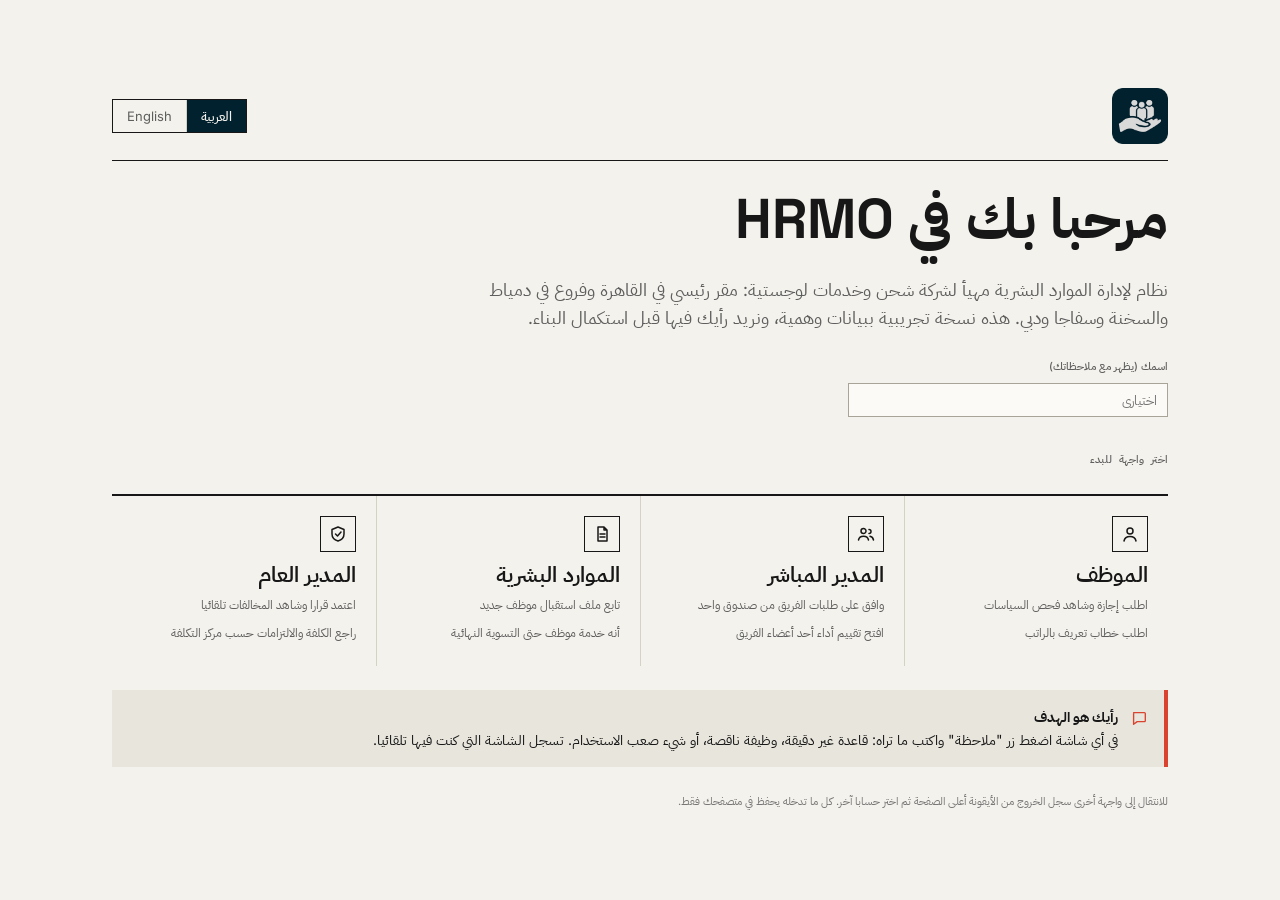
<file: index.html>
<!doctype html>
<html lang="ar" dir="rtl">
<head>
  <meta charset="utf-8">
  <meta name="viewport" content="width=device-width, initial-scale=1, viewport-fit=cover">
  <title>HRMO — Demo</title>
  <meta name="description" content="HRMO interactive demo: employee self-service, HR and Country Director workspaces with Teams and Outlook approval cards. Sample data only.">
  <link rel="icon" type="image/png" href="assets/brand/favicon.png">
  <link rel="apple-touch-icon" href="assets/brand/apple-touch-icon.png">
  <link rel="preconnect" href="https://fonts.googleapis.com">
  <link rel="preconnect" href="https://fonts.gstatic.com" crossorigin>
  <link rel="stylesheet" href="https://fonts.googleapis.com/css2?family=IBM+Plex+Mono:wght@400;500;600&family=IBM+Plex+Sans+Arabic:wght@400;500;600;700&family=Inter:wght@400;500;600;700&family=Space+Grotesk:wght@400;500;600;700&display=swap">
  <link rel="stylesheet" href="assets/styles.css?v=803d83b4">
</head>
<body>
  <div id="app" class="app" aria-live="polite"></div>
  <div id="menu-host"></div>
  <div id="tooltip" class="tooltip" role="tooltip" hidden></div>
  <div id="toast-host" class="toast-host" aria-live="polite"></div>
  <script src="assets/data.js?v=803d83b4"></script>
  <script src="assets/config.js?v=803d83b4"></script>
  <script src="assets/app.js?v=803d83b4"></script>
  <script src="assets/modules/manager.js?v=803d83b4"></script>
  <script src="assets/modules/orgchart.js?v=803d83b4"></script>
  <script src="assets/modules/lifecycle.js?v=803d83b4"></script>
  <script src="assets/modules/care.js?v=803d83b4"></script>
  <script src="assets/modules/talent.js?v=803d83b4"></script>
  <script src="assets/modules/relations.js?v=803d83b4"></script>
  <script src="assets/modules/operations.js?v=803d83b4"></script>
  <script src="assets/modules/insights.js?v=803d83b4"></script>
  <script src="assets/modules/feedback.js?v=803d83b4"></script>
</body>
</html>
</file>
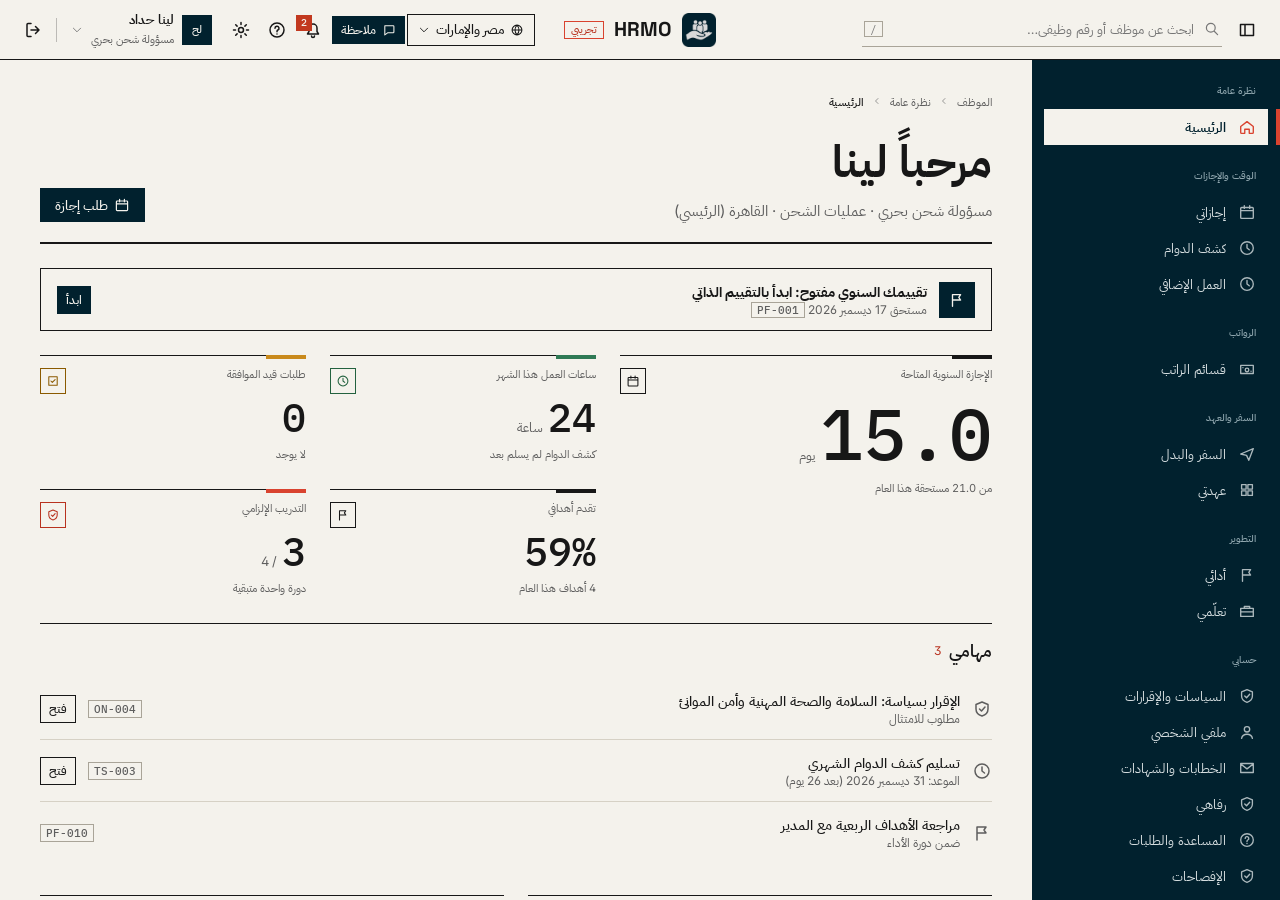
<file: demo/index.html>
<!doctype html>
<html lang="ar" dir="rtl">
<head>
  <meta charset="utf-8">
  <meta name="viewport" content="width=device-width, initial-scale=1, viewport-fit=cover">
  <title>HRMO — Demo</title>
  <meta name="description" content="HRMO interactive demo: employee self-service, HR and Country Director workspaces with Teams and Outlook approval cards. Sample data only.">
  <link rel="icon" type="image/png" href="assets/brand/favicon.png">
  <link rel="apple-touch-icon" href="assets/brand/apple-touch-icon.png">
  <link rel="preconnect" href="https://fonts.googleapis.com">
  <link rel="preconnect" href="https://fonts.gstatic.com" crossorigin>
  <link rel="stylesheet" href="https://fonts.googleapis.com/css2?family=IBM+Plex+Mono:wght@400;500;600&family=IBM+Plex+Sans+Arabic:wght@400;500;600;700&family=Inter:wght@400;500;600;700&family=Space+Grotesk:wght@400;500;600;700&display=swap">
  <link rel="stylesheet" href="assets/styles.css?v=__V__">
</head>
<body>
  <div id="app" class="app" aria-live="polite"></div>
  <div id="menu-host"></div>
  <div id="tooltip" class="tooltip" role="tooltip" hidden></div>
  <div id="toast-host" class="toast-host" aria-live="polite"></div>
  <script src="assets/data.js?v=__V__"></script>
  <script src="assets/config.js?v=__V__"></script>
  <script src="assets/app.js?v=__V__"></script>
  <script src="assets/modules/manager.js?v=__V__"></script>
  <script src="assets/modules/orgchart.js?v=__V__"></script>
  <script src="assets/modules/lifecycle.js?v=__V__"></script>
  <script src="assets/modules/care.js?v=__V__"></script>
  <script src="assets/modules/talent.js?v=__V__"></script>
  <script src="assets/modules/relations.js?v=__V__"></script>
  <script src="assets/modules/operations.js?v=__V__"></script>
  <script src="assets/modules/insights.js?v=__V__"></script>
  <script src="assets/modules/feedback.js?v=__V__"></script>
</body>
</html>
</file>
<file: assets/styles.css>
/* =====================================================================
   HRMO — design system
   Swiss editorial / modern brutalist. Warm paper, deep ink, one editorial red.
   Every value comes from the tokens below; section 21 holds the editorial layer.
   ===================================================================== */

/* ---------- 1. Design tokens ---------- */
:root {
  /* Palette */
  --paper: #F4F2EC;
  --ink: #171717;
  --red: #D9432F;
  --stone: #777777;
  --beige: #E8E5DC;
  --brand-deep: #01212E;     /* the logo's background: used wherever a surface was black */

  /* Roles: brand and interaction. Ink is the action colour; red marks what matters. */
  --primary: #01212E;
  --primary-hover: #00141C;
  --primary-pressed: #00141C;
  --primary-50: #E8E5DC;
  --primary-100: #D9D5CA;
  --on-primary: #F4F2EC;
  --accent: #D9432F;          /* marks, rules, active state */
  --accent-ink: #B8321F;      /* red text at small sizes (5.3:1 on paper) */
  --accent-fill: #C2391F;     /* red behind paper-coloured text */
  --rule: #171717;            /* editorial rules */
  --navy: #01212E;            /* sidebar, in the logo's colour */
  --navy-2: #0B3444;
  --navy-text: #D6DEE0;
  --navy-muted: #8FA6AE;

  /* Neutrals */
  --bg: #F4F2EC;
  --surface: #FBFAF6;
  --surface-2: #EEEBE3;
  --surface-hover: #E8E5DC;
  --row-selected: #E8E5DC;
  --border: #D6D1C5;
  --border-strong: #A9A498;
  --text: #171717;
  --text-2: #5E5E5E;
  --text-3: #777777;

  /* Status (fill / text / background) — kept apart from the editorial red where it matters */
  --success: #2F7A55; --success-text: #23623F; --success-bg: #E2E8DC;
  --warning: #C98A1B; --warning-text: #8A5A00; --warning-bg: #F0E5CB;
  --danger:  #D9432F; --danger-text:  #B3301D; --danger-bg:  #F5DED8;
  --info: #171717;    --info-text: #171717;    --info-bg: #E8E5DC;

  /* Typography */
  --font: "Inter", "IBM Plex Sans Arabic", system-ui, -apple-system, "Segoe UI", Tahoma, Arial, sans-serif;
  --font-display: "Space Grotesk", "Helvetica Neue", Helvetica, "IBM Plex Sans Arabic", Arial, sans-serif;
  --font-mono: "IBM Plex Mono", "IBM Plex Sans Arabic", ui-monospace, "SF Mono", Consolas, monospace;
  --fs-caption: 12px;  --lh-caption: 16px;
  --fs-table: 13px;    --lh-table: 18px;
  --fs-body: 14px;     --lh-body: 21px;
  --fs-section: 17px;  --lh-section: 22px;
  --fs-title: 52px;    --lh-title: 1;
  --fs-kpi: 40px;      --lh-kpi: 1.05;
  --fw-regular: 400; --fw-medium: 500; --fw-semibold: 600;
  --track-label: .1em;

  /* Spacing (4px grid) */
  --s-1: 4px; --s-2: 8px; --s-3: 12px; --s-4: 16px; --s-5: 20px; --s-6: 24px; --s-8: 32px; --s-10: 40px; --s-12: 48px;

  /* Geometry: sharp edges everywhere */
  --r-sm: 0; --r-md: 0; --r-lg: 0; --r-pill: 0;

  /* Elevation: no blur. Floating layers get a hard offset in ink. */
  --sh-1: none;
  --sh-2: 4px 4px 0 0 #01212E;
  --sh-3: 8px 8px 0 0 #01212E;

  /* Component dimensions */
  --h-control: 34px; --h-control-sm: 28px;
  --h-topbar: 60px; --h-row: 44px;
  --w-sidebar: 248px; --w-sidebar-collapsed: 60px;
  --w-drawer: 560px;

  /* Icon sizes */
  --icon-sm: 14px; --icon-md: 16px; --icon-lg: 18px;

  /* Interaction states */
  --focus-ring: 0 0 0 2px var(--bg), 0 0 0 4px var(--accent);
  --disabled-opacity: .45;
  --t-fast: 120ms ease-out;

  color-scheme: light;
}

:root[data-theme="dark"] {
  --primary: #F4F2EC; --primary-hover: #FFFFFF; --primary-pressed: #FFFFFF;
  --primary-50: #0B3444; --primary-100: #124050; --on-primary: #01212E;
  --accent: #E5583F; --accent-ink: #F07A63; --accent-fill: #C2391F;
  --rule: #F4F2EC;
  --navy: #00161F; --navy-2: #0B3444; --navy-text: #D6DEE0; --navy-muted: #8FA6AE;
  --bg: #01212E; --surface: #052A38; --surface-2: #072F3E; --surface-hover: #0B3646; --row-selected: #0E3B4C;
  --border: #1C4655; --border-strong: #3D6573;
  --text: #F4F2EC; --text-2: #B7C4C8; --text-3: #8FA6AE;
  --success: #4FA97A; --success-text: #6FC197; --success-bg: #0E3127;
  --warning: #D99A2B; --warning-text: #E3B45C; --warning-bg: #2B2A1E;
  --danger: #E5583F;  --danger-text: #F07A63;  --danger-bg: #2E2126;
  --info: #F4F2EC;    --info-text: #F4F2EC;    --info-bg: #0B3646;
  --sh-1: none; --sh-2: 4px 4px 0 0 #00121A; --sh-3: 8px 8px 0 0 #00121A;
  color-scheme: dark;
}

/* ---------- 2. Base ---------- */
* { box-sizing: border-box; }
html, body { margin: 0; height: 100%; }
body { background: var(--bg); color: var(--text); font: var(--fw-regular) var(--fs-body)/var(--lh-body) var(--font); -webkit-font-smoothing: antialiased; }
button, input, select, textarea { font: inherit; color: inherit; }
a { color: var(--primary); text-decoration: none; }
a:hover { text-decoration: underline; }
:focus-visible { outline: none; box-shadow: var(--focus-ring); border-radius: var(--r-sm); }
.num { font-variant-numeric: tabular-nums; }
.muted { color: var(--text-2); }
.subtle { color: var(--text-2); font-size: var(--fs-caption); line-height: var(--lh-caption); }
.sr-only { position: absolute; width: 1px; height: 1px; overflow: hidden; clip: rect(0 0 0 0); white-space: nowrap; }
bdi { unicode-bidi: isolate; }
[dir="rtl"] .flip-rtl { transform: scaleX(-1); }
svg { flex: none; }

/* ---------- 3. Top bar ---------- */
.app { display: grid; grid-template-rows: var(--h-topbar) minmax(0, 1fr); grid-template-columns: minmax(0, 1fr); height: 100vh; height: 100dvh; }
.topbar { display: grid; grid-template-columns: minmax(0, 1fr) auto minmax(0, 1fr); align-items: center; gap: var(--s-3); padding-inline: var(--s-3); background: var(--surface); border-bottom: 1px solid var(--border); position: relative; z-index: 30; }
.tb-start { display: flex; align-items: center; gap: var(--s-2); min-width: 0; }
.brand { display: flex; align-items: center; gap: var(--s-2); font-weight: var(--fw-semibold); font-size: 16px; letter-spacing: .3px; white-space: nowrap; justify-self: center; }
.brand .logo { width: 32px; height: 32px; border-radius: var(--r-md); display: block; flex: none; }
.ws-switch { display: inline-flex; align-items: center; gap: 6px; height: var(--h-control-sm); padding: 0 var(--s-2); border: 1px solid var(--border); border-radius: var(--r-sm); background: var(--surface-2); color: var(--text); cursor: pointer; font-size: var(--fs-table); font-weight: var(--fw-medium); white-space: nowrap; }
.ws-switch:hover { border-color: var(--border-strong); background: var(--surface-hover); }
.demo-pill { font-size: 11px; font-weight: var(--fw-semibold); color: var(--warning-text); background: var(--warning-bg); border-radius: var(--r-pill); padding: 1px 8px; white-space: nowrap; }
.search { flex: 1; max-width: 340px; display: flex; align-items: center; gap: var(--s-2); height: var(--h-control); padding-inline: 10px; border: 1px solid var(--border); border-radius: var(--r-md); background: var(--surface-2); color: var(--text-3); transition: border-color var(--t-fast), background var(--t-fast); }
.search:focus-within { border-color: var(--primary); background: var(--surface); box-shadow: var(--focus-ring); }
.search input { border: 0; outline: 0; background: transparent; width: 100%; color: var(--text); font-size: var(--fs-table); }
.search kbd { font: 11px var(--font-mono); color: var(--text-3); border: 1px solid var(--border); border-radius: 4px; padding: 0 5px; }
.tools { display: flex; align-items: center; gap: 2px; justify-self: end; min-width: 0; }
.tb-sep { width: 1px; height: 22px; background: var(--border); margin-inline: 6px 4px; }
.iconbtn.signout:hover { background: var(--danger-bg); color: var(--danger-text); }
.userbtn .uchev { display: grid; color: var(--text-3); }
.iconbtn { width: var(--h-control); height: var(--h-control); border-radius: var(--r-md); border: 0; background: transparent; display: grid; place-items: center; cursor: pointer; color: var(--text-2); position: relative; transition: background var(--t-fast), color var(--t-fast); }
.iconbtn:hover { background: var(--surface-hover); color: var(--text); }
.iconbtn:active { background: var(--primary-50); }
.iconbtn.sm { width: var(--h-control-sm); height: var(--h-control-sm); }
.iconbtn[disabled] { opacity: var(--disabled-opacity); cursor: not-allowed; }
.iconbtn .count { position: absolute; top: 1px; inset-inline-end: 0; box-sizing: border-box; min-width: 17px; height: 17px; padding-inline: 3px; border-radius: var(--r-pill); background: var(--danger); color: #fff; font-size: 10px; line-height: 13px; text-align: center; font-weight: var(--fw-semibold); border: 2px solid var(--surface); }
.userbtn { display: flex; align-items: center; gap: var(--s-2); height: 36px; padding: 0 6px; margin-inline-start: var(--s-1); border: 0; border-radius: var(--r-md); background: transparent; cursor: pointer; color: var(--text); }
.userbtn:hover { background: var(--surface-hover); }
.userbtn .un { font-size: var(--fs-table); font-weight: var(--fw-medium); line-height: 16px; text-align: start; }
.userbtn .ur { font-size: 11px; color: var(--text-2); line-height: 14px; }
.avatar { width: 30px; height: 30px; border-radius: 50%; display: grid; place-items: center; background: var(--primary-100); color: var(--primary-hover); font-weight: var(--fw-semibold); font-size: 11px; flex: none; }
:root[data-theme="dark"] .avatar { color: var(--primary); }
.avatar.sm { width: 24px; height: 24px; font-size: 10px; }
.avatar.lg { width: 52px; height: 52px; font-size: 17px; }
.only-sm { display: none !important; }

/* ---------- 4. Shell & sidebar ---------- */
.shell { display: grid; grid-template-columns: var(--w-sidebar) minmax(0, 1fr); min-height: 0; transition: grid-template-columns var(--t-fast); }
.shell.collapsed { grid-template-columns: var(--w-sidebar-collapsed) minmax(0, 1fr); }
.sidebar { background: var(--navy); color: var(--navy-text); overflow-y: auto; overflow-x: hidden; padding: var(--s-3) var(--s-2); display: flex; flex-direction: column; gap: var(--s-3); scrollbar-width: thin; }
.nav-group { display: grid; gap: 2px; }
.nav-group-label { font-size: 11px; font-weight: var(--fw-semibold); letter-spacing: .4px; text-transform: uppercase; color: var(--navy-muted); padding: 0 10px 4px; white-space: nowrap; }
.nav-item { width: 100%; display: flex; align-items: center; gap: 10px; height: 36px; padding: 0 10px; border: 0; border-radius: var(--r-md); background: transparent; color: var(--navy-text); cursor: pointer; text-align: start; position: relative; transition: background var(--t-fast), color var(--t-fast); }
.nav-item:hover { background: var(--navy-2); color: #fff; }
.nav-item.active { background: rgba(40, 120, 208, .22); color: #fff; font-weight: var(--fw-medium); }
.nav-item.active::before { content: ""; position: absolute; inset-inline-start: -8px; top: 8px; bottom: 8px; width: 3px; border-radius: 0 3px 3px 0; background: var(--primary); }
[dir="rtl"] .nav-item.active::before { border-radius: 3px 0 0 3px; }
.nav-label { flex: 1; min-width: 0; overflow: hidden; text-overflow: ellipsis; white-space: nowrap; font-size: var(--fs-table); }
.nav-count { min-width: 20px; height: 18px; padding: 0 6px; border-radius: var(--r-pill); background: var(--primary); color: #fff; font-size: 11px; line-height: 18px; text-align: center; font-weight: var(--fw-semibold); }
.nav-chev { display: grid; place-items: center; color: var(--navy-muted); transition: transform var(--t-fast); }
.nav-chev.open { transform: rotate(90deg); }
[dir="rtl"] .nav-chev { transform: scaleX(-1); }
[dir="rtl"] .nav-chev.open { transform: rotate(90deg); }
.nav-sub { display: grid; gap: 1px; margin: 2px 0 4px; padding-inline-start: 36px; position: relative; }
.nav-sub::before { content: ""; position: absolute; inset-inline-start: 19px; top: 2px; bottom: 2px; width: 1px; background: var(--navy-2); }
.nav-subitem { height: 30px; border: 0; border-radius: var(--r-sm); background: transparent; color: var(--navy-muted); text-align: start; padding: 0 10px; cursor: pointer; font-size: var(--fs-table); white-space: nowrap; overflow: hidden; text-overflow: ellipsis; }
.nav-subitem:hover { color: #fff; background: var(--navy-2); }
.nav-subitem.active { color: #fff; font-weight: var(--fw-medium); }
.sidebar-foot { margin-top: auto; padding: var(--s-2) 10px 0; border-top: 1px solid var(--navy-2); font-size: 11px; color: var(--navy-muted); white-space: nowrap; overflow: hidden; text-overflow: ellipsis; }
.shell.collapsed .nav-group-label, .shell.collapsed .nav-label, .shell.collapsed .nav-chev, .shell.collapsed .sidebar-foot { display: none; }
.shell.collapsed .nav-item { justify-content: center; padding: 0; }
.shell.collapsed .nav-count { position: absolute; top: 2px; inset-inline-end: 2px; min-width: 16px; height: 16px; line-height: 16px; padding: 0 4px; font-size: 10px; }
.shell.collapsed .nav-group + .nav-group { border-top: 1px solid var(--navy-2); padding-top: var(--s-2); }
.scrim-nav { display: none; }

/* ---------- 5. Content area ---------- */
.content { position: relative; overflow: auto; min-width: 0; padding: var(--s-4) var(--s-6) var(--s-8); }
.page { max-width: 1320px; margin-inline: auto; display: grid; grid-template-columns: minmax(0, 1fr); gap: var(--s-4); }
.crumbs { display: flex; align-items: center; gap: 6px; font-size: var(--fs-caption); color: var(--text-2); flex-wrap: wrap; }
.crumbs a, .crumbs button { color: var(--text-2); background: none; border: 0; padding: 0; cursor: pointer; font-size: inherit; }
.crumbs button:hover { color: var(--primary); }
.crumbs .cur { color: var(--text); font-weight: var(--fw-medium); }
.crumbs svg { color: var(--text-3); }
.page-head { display: flex; align-items: flex-start; justify-content: space-between; gap: var(--s-3); flex-wrap: wrap; margin-top: calc(var(--s-1) * -1); }
.page-head h1 { margin: 0; font-size: var(--fs-title); line-height: var(--lh-title); font-weight: var(--fw-semibold); }
.page-head p { margin: 2px 0 0; color: var(--text-2); font-size: var(--fs-table); }

/* ---------- 6. Cards, KPI tiles, grids ---------- */
.card { background: var(--surface); border: 1px solid var(--border); border-radius: var(--r-lg); box-shadow: var(--sh-1); padding: var(--s-4); min-width: 0; }
.card.flush { padding: 0; overflow: hidden; }
.card h2 { margin: 0 0 var(--s-3); font-size: var(--fs-section); line-height: var(--lh-section); font-weight: var(--fw-semibold); display: flex; align-items: center; gap: var(--s-2); }
.card h2 .count { font-weight: var(--fw-regular); color: var(--text-3); font-size: var(--fs-table); }
.card-head { display: flex; align-items: center; justify-content: space-between; gap: var(--s-2); margin-bottom: var(--s-3); flex-wrap: wrap; }
.card-head h2 { margin: 0; }
.grid { display: grid; gap: var(--s-4); }
.g-4 { grid-template-columns: repeat(4, minmax(0, 1fr)); }
.g-3 { grid-template-columns: repeat(3, minmax(0, 1fr)); }
.g-2 { grid-template-columns: repeat(2, minmax(0, 1fr)); }
.g-21 { grid-template-columns: minmax(0, 2fr) minmax(0, 1fr); }
.g-12 { grid-template-columns: minmax(0, 1fr) minmax(0, 2fr); }
.tile { background: var(--surface); border: 1px solid var(--border); border-radius: var(--r-lg); box-shadow: var(--sh-1); padding: var(--s-3) var(--s-4); display: grid; gap: 2px; min-width: 0; text-align: start; }
.tile .label { color: var(--text-2); font-size: var(--fs-table); display: flex; align-items: center; gap: 6px; }
.tile .label svg { color: var(--text-3); }
.tile .value { font-size: var(--fs-kpi); line-height: var(--lh-kpi); font-weight: var(--fw-semibold); font-variant-numeric: tabular-nums; white-space: nowrap; overflow: hidden; text-overflow: ellipsis; }
.tile .hint { font-size: var(--fs-caption); color: var(--text-2); }
.tile.clickable { cursor: pointer; font: inherit; color: inherit; transition: border-color var(--t-fast), box-shadow var(--t-fast); }
.tile.clickable:hover { border-color: var(--primary-100); box-shadow: var(--sh-2); }

/* ---------- 7. Buttons ---------- */
.btn { display: inline-flex; align-items: center; justify-content: center; gap: 6px; height: var(--h-control); padding: 0 var(--s-3); border-radius: var(--r-sm); border: 1px solid var(--border-strong); background: var(--surface); color: var(--text); cursor: pointer; font-size: var(--fs-table); font-weight: var(--fw-medium); white-space: nowrap; transition: background var(--t-fast), border-color var(--t-fast), color var(--t-fast); }
.btn:hover { background: var(--surface-hover); border-color: var(--text-3); }
.btn:active { background: var(--primary-50); }
.btn.primary { background: var(--primary); border-color: var(--primary); color: var(--on-primary); }
.btn.primary:hover { background: var(--primary-hover); border-color: var(--primary-hover); }
.btn.primary:active { background: var(--primary-pressed); }
.btn.secondary { background: var(--primary-50); border-color: transparent; color: var(--primary-hover); }
:root[data-theme="dark"] .btn.secondary { color: var(--primary); }
.btn.secondary:hover { background: var(--primary-100); }
.btn.outline { background: transparent; border-color: var(--primary); color: var(--primary); }
.btn.outline:hover { background: var(--primary-50); }
.btn.danger { background: var(--surface); border-color: var(--danger); color: var(--danger-text); }
.btn.danger:hover { background: var(--danger-bg); }
.btn.danger-solid { background: var(--danger); border-color: var(--danger); color: #fff; }
.btn.subtle { border-color: transparent; background: transparent; color: var(--text-2); }
.btn.subtle:hover { background: var(--surface-hover); color: var(--text); }
.btn.sm { height: var(--h-control-sm); padding: 0 var(--s-2); font-size: var(--fs-caption); }
.btn[disabled], .btn[disabled]:hover { opacity: var(--disabled-opacity); cursor: not-allowed; }
.btn .spin { width: 14px; height: 14px; border: 2px solid currentColor; border-inline-end-color: transparent; border-radius: 50%; animation: spin .7s linear infinite; }
.btn-row { display: flex; gap: var(--s-2); flex-wrap: wrap; align-items: center; }

/* ---------- 8. Form controls ---------- */
.field { display: grid; gap: 4px; }
.field label, .field .flabel { font-size: var(--fs-caption); font-weight: var(--fw-medium); color: var(--text-2); }
.input, .select, .textarea { height: var(--h-control); width: 100%; min-width: 0; padding: 0 10px; border: 1px solid var(--border-strong); border-radius: var(--r-sm); background: var(--surface); color: var(--text); font-size: var(--fs-table); transition: border-color var(--t-fast), box-shadow var(--t-fast); }
.input:hover, .select:hover, .textarea:hover { border-color: var(--text-3); }
.input:focus, .select:focus, .textarea:focus { outline: none; border-color: var(--primary); box-shadow: var(--focus-ring); }
.input[disabled] { background: var(--surface-2); opacity: .8; }
.select.sm { height: var(--h-control-sm); width: auto; padding: 0 6px; font-size: var(--fs-caption); }
.textarea { height: auto; min-height: 64px; padding: 6px 10px; resize: vertical; }
input[type="date"].input { padding-inline: 8px; }
input[type="date"]::-webkit-calendar-picker-indicator { cursor: pointer; opacity: .6; }
.form-grid { display: grid; gap: var(--s-3); grid-template-columns: repeat(2, minmax(0, 1fr)); }
.form-grid .full { grid-column: 1 / -1; }
.toolbar { display: flex; gap: var(--s-2); flex-wrap: wrap; align-items: center; }
.toolbar .select { width: auto; max-width: 200px; }
.search-inline { position: relative; display: flex; align-items: center; }
.search-inline svg { position: absolute; inset-inline-start: 9px; color: var(--text-3); pointer-events: none; }
.search-inline .input { padding-inline-start: 30px; width: 240px; }
.cbx, .radio input { width: 16px; height: 16px; accent-color: var(--primary); cursor: pointer; margin: 0; vertical-align: middle; }
.radio-group { display: flex; gap: var(--s-4); flex-wrap: wrap; }
.radio { display: inline-flex; align-items: center; gap: 6px; cursor: pointer; font-size: var(--fs-table); }
.switch { position: relative; display: inline-flex; align-items: center; cursor: pointer; }
.switch input { position: absolute; opacity: 0; width: 100%; height: 100%; margin: 0; cursor: pointer; }
.switch .track { width: 34px; height: 20px; border-radius: var(--r-pill); background: var(--border-strong); position: relative; transition: background var(--t-fast); }
.switch .thumb { position: absolute; top: 2px; inset-inline-start: 2px; width: 16px; height: 16px; border-radius: 50%; background: #fff; box-shadow: 0 1px 2px rgba(0,0,0,.25); transition: inset-inline-start var(--t-fast); }
.switch input:checked + .track { background: var(--primary); }
.switch input:checked + .track .thumb { inset-inline-start: 16px; }
.switch input:focus-visible + .track { box-shadow: var(--focus-ring); }

/* Segmented control & tabs */
.seg { display: inline-flex; background: var(--surface-2); border: 1px solid var(--border); border-radius: var(--r-md); padding: 2px; gap: 2px; max-width: 100%; overflow-x: auto; scrollbar-width: none; }
.seg::-webkit-scrollbar { display: none; }
.seg button { border: 0; background: transparent; border-radius: var(--r-sm); height: 26px; padding: 0 10px; cursor: pointer; color: var(--text-2); white-space: nowrap; font-size: var(--fs-table); }
.seg button:hover { color: var(--text); }
.seg button[aria-pressed="true"] { background: var(--surface); color: var(--primary-hover); font-weight: var(--fw-medium); box-shadow: var(--sh-1); }
:root[data-theme="dark"] .seg button[aria-pressed="true"] { color: var(--primary); }

/* ---------- 9. Badges & inline messages ---------- */
.badge { display: inline-flex; align-items: center; gap: 4px; height: 20px; padding: 0 8px; border-radius: var(--r-sm); font-size: var(--fs-caption); font-weight: var(--fw-medium); white-space: nowrap; }
.badge svg { width: 12px; height: 12px; }
.b-ok { background: var(--success-bg); color: var(--success-text); }
.b-warn { background: var(--warning-bg); color: var(--warning-text); }
.b-bad { background: var(--danger-bg); color: var(--danger-text); }
.b-info, .b-brand { background: var(--info-bg); color: var(--info-text); }
.b-neutral { background: var(--surface-2); color: var(--text-2); border: 1px solid var(--border); }
.rule { font: var(--fw-medium) 11px/16px var(--font-mono); color: var(--text-2); background: var(--surface-2); border: 1px solid var(--border); padding: 0 5px; border-radius: 3px; white-space: nowrap; direction: ltr; unicode-bidi: isolate; }
.msgs { display: grid; gap: 6px; }
.msg { display: flex; gap: var(--s-2); align-items: flex-start; padding: var(--s-2) var(--s-3); border-radius: var(--r-sm); font-size: var(--fs-table); border-inline-start: 3px solid; }
.msg svg { margin-top: 2px; width: 16px; height: 16px; }
.msg.ok { background: var(--success-bg); border-color: var(--success); } .msg.ok svg { color: var(--success-text); }
.msg.warn { background: var(--warning-bg); border-color: var(--warning); } .msg.warn svg { color: var(--warning-text); }
.msg.bad { background: var(--danger-bg); border-color: var(--danger); } .msg.bad svg { color: var(--danger-text); }
.msg.info { background: var(--info-bg); border-color: var(--primary); } .msg.info svg { color: var(--info-text); }

/* ---------- 10. Data tables ---------- */
.table-toolbar { display: flex; align-items: center; justify-content: space-between; gap: var(--s-3); padding: var(--s-3) var(--s-4); border-bottom: 1px solid var(--border); flex-wrap: wrap; }
.table-wrap { overflow-x: auto; }
.card:not(.flush) .table-wrap { margin-inline: calc(var(--s-2) * -1); }
table { width: 100%; border-collapse: collapse; font-size: var(--fs-table); line-height: var(--lh-table); }
th, td { text-align: start; padding: 0 var(--s-3); height: var(--h-row); border-bottom: 1px solid var(--border); vertical-align: middle; white-space: nowrap; }
thead th { position: sticky; top: 0; background: var(--surface-2); color: var(--text-2); font-weight: var(--fw-semibold); font-size: var(--fs-caption); height: 36px; z-index: 1; }
tbody tr { transition: background var(--t-fast); }
tbody tr:hover { background: var(--surface-hover); }
tbody tr.selected { background: var(--row-selected); }
tbody tr.clickable { cursor: pointer; }
tbody tr:last-child td { border-bottom: 0; }
td.cb, th.cb { width: 40px; padding-inline-end: 0; }
td.actions { width: 44px; text-align: end; }
.th-sort { display: inline-flex; align-items: center; gap: 4px; border: 0; background: none; padding: 0; color: inherit; font: inherit; cursor: pointer; }
.th-sort svg { color: var(--text-3); }
.th-sort:hover, th[aria-sort="ascending"] .th-sort, th[aria-sort="descending"] .th-sort { color: var(--text); }
th[aria-sort="ascending"] .th-sort svg, th[aria-sort="descending"] .th-sort svg { color: var(--primary); }
td .who { display: flex; align-items: center; gap: var(--s-2); }
td .who .n { font-weight: var(--fw-medium); color: var(--text); }
.bulkbar { display: flex; align-items: center; gap: var(--s-2); padding: 6px var(--s-4); background: var(--primary-50); border-bottom: 1px solid var(--primary-100); font-size: var(--fs-table); flex-wrap: wrap; animation: fade var(--t-fast); }
.bulkbar > span { margin-inline-end: var(--s-2); }
.pager { display: flex; align-items: center; justify-content: space-between; gap: var(--s-3); padding: var(--s-2) var(--s-4); border-top: 1px solid var(--border); font-size: var(--fs-caption); color: var(--text-2); flex-wrap: wrap; }
.pager-l, .pager-r { display: flex; align-items: center; gap: var(--s-3); }
.pager-r { gap: 2px; }
.pg { min-width: 28px; height: 28px; border: 1px solid transparent; border-radius: var(--r-sm); background: transparent; cursor: pointer; color: var(--text-2); font-size: var(--fs-caption); font-variant-numeric: tabular-nums; }
.pg:hover { background: var(--surface-hover); color: var(--text); }
.pg[aria-current="page"] { border-color: var(--primary); color: var(--primary); font-weight: var(--fw-semibold); background: var(--primary-50); }
.list { display: grid; }
.list-item { display: flex; align-items: center; gap: var(--s-3); padding: 10px 0; border-bottom: 1px solid var(--border); min-width: 0; }
.list-item:last-child { border-bottom: 0; }
.list-item > svg { color: var(--text-2); }
.list-item .grow { flex: 1; min-width: 0; }
.list-item .t { font-weight: var(--fw-medium); overflow: hidden; text-overflow: ellipsis; white-space: nowrap; }
.list-item.clickable { cursor: pointer; border-radius: var(--r-sm); padding-inline: var(--s-2); margin-inline: calc(var(--s-2) * -1); }
.list-item.clickable:hover { background: var(--surface-hover); }

/* Empty, loading */
.empty-state { display: grid; justify-items: center; gap: 6px; padding: var(--s-8) var(--s-4); text-align: center; color: var(--text-2); }
.empty-state .ei { width: 48px; height: 48px; border-radius: 50%; background: var(--surface-2); border: 1px solid var(--border); display: grid; place-items: center; color: var(--text-3); margin-bottom: 4px; }
.empty-state b { color: var(--text); font-weight: var(--fw-semibold); }
.sk { background: linear-gradient(90deg, var(--surface-2) 0%, var(--border) 50%, var(--surface-2) 100%); background-size: 200% 100%; animation: shimmer 1.1s linear infinite; border-radius: var(--r-sm); }
.sk.line { height: 12px; }
.sk.title { height: 20px; width: 220px; }
.sk.kpi { height: 28px; width: 60%; }
@keyframes shimmer { from { background-position: 200% 0; } to { background-position: -200% 0; } }
@keyframes spin { to { transform: rotate(360deg); } }

/* ---------- 11. Data viz (single-series bars, meters) ---------- */
.bars { display: grid; gap: 10px; }
.bar-row { display: grid; grid-template-columns: minmax(96px, 32%) 1fr auto; gap: var(--s-3); align-items: center; }
.bar-row .bl { color: var(--text-2); font-size: var(--fs-table); overflow: hidden; text-overflow: ellipsis; white-space: nowrap; }
.bar-track { height: 12px; position: relative; }
.bar-fill { height: 100%; background: var(--primary); border-start-end-radius: 4px; border-end-end-radius: 4px; min-width: 2px; transition: background var(--t-fast); }
.bar-hit { position: absolute; inset: -6px 0; }
.bar-row:hover .bar-fill { background: var(--primary-hover); }
.bar-row .bv { font-size: var(--fs-table); font-variant-numeric: tabular-nums; min-width: 48px; text-align: end; }
.meter { height: 6px; background: var(--surface-2); border: 1px solid var(--border); border-radius: var(--r-pill); overflow: hidden; margin-top: 4px; }
.meter > i { display: block; height: 100%; background: var(--primary); border-radius: var(--r-pill); }
.meter.ok > i { background: var(--success); }
.meter.warn > i { background: var(--warning); }
.meter.bad > i { background: var(--danger); }
.legend { display: flex; gap: var(--s-3); flex-wrap: wrap; font-size: var(--fs-caption); color: var(--text-2); }
.legend span { display: inline-flex; align-items: center; gap: 6px; }
.legend i { width: 12px; height: 12px; border-radius: 3px; display: inline-block; border: 1px solid var(--border); }

/* ---------- 12. Tooltips, menus, toasts ---------- */
.tooltip { position: fixed; z-index: 300; pointer-events: none; background: var(--navy); color: #fff; border-radius: var(--r-sm); padding: 5px 8px; font-size: var(--fs-caption); line-height: 16px; max-width: 260px; box-shadow: var(--sh-2); }
:root[data-theme="dark"] .tooltip { background: #E5E7EB; color: #111827; }
.tooltip b { font-variant-numeric: tabular-nums; }
.menu { position: fixed; z-index: 250; min-width: 220px; max-width: 300px; background: var(--surface); border: 1px solid var(--border); border-radius: var(--r-md); box-shadow: var(--sh-2); padding: 4px; animation: pop var(--t-fast); }
.menu-head { padding: var(--s-2) 10px; display: flex; gap: 10px; align-items: center; }
.menu-head .n { font-weight: var(--fw-semibold); }
.menu-label { padding: 6px 10px 2px; font-size: 11px; font-weight: var(--fw-semibold); color: var(--text-3); text-transform: uppercase; letter-spacing: .3px; }
.menu-item { width: 100%; display: flex; align-items: center; gap: 10px; min-height: 32px; padding: 6px 10px; border: 0; background: transparent; border-radius: var(--r-sm); cursor: pointer; text-align: start; font-size: var(--fs-table); color: var(--text); }
.menu-item:hover, .menu-item:focus-visible { background: var(--surface-hover); }
.menu-item svg { color: var(--text-2); }
.menu-item .md { display: block; font-size: 11px; color: var(--text-2); line-height: 14px; }
.menu-item .ck { margin-inline-start: auto; color: var(--primary); }
.menu-item.danger { color: var(--danger-text); }
.menu-sep { height: 1px; background: var(--border); margin: 4px 0; }
.toast-host { position: fixed; top: calc(var(--h-topbar) + 8px); left: 50%; transform: translateX(-50%); display: grid; gap: var(--s-2); z-index: 400; pointer-events: none; }
.toast { background: var(--navy); color: #fff; box-shadow: var(--sh-2); border-radius: var(--r-md); padding: 10px 14px; display: flex; gap: var(--s-2); align-items: center; min-width: 260px; max-width: 420px; font-size: var(--fs-table); animation: pop var(--t-fast); pointer-events: auto; }
.toast svg { color: #7FB6EC; }
.toast.ok svg { color: #5CCB98; }
.toast.bad svg { color: #F08A8A; }
:root[data-theme="dark"] .toast { background: #2A3646; border: 1px solid var(--border-strong); }
@keyframes fade { from { opacity: 0; } }
@keyframes pop { from { opacity: 0; transform: translateY(-4px); } }

/* ---------- 13. Drawer & modal ---------- */
.scrim { position: fixed; inset: 0; background: rgba(17, 24, 39, .45); z-index: 200; display: flex; animation: fade var(--t-fast); }
.drawer { margin-inline-start: auto; width: min(var(--w-drawer), 100%); height: 100%; background: var(--surface); box-shadow: var(--sh-3); display: grid; grid-template-rows: auto minmax(0, 1fr) auto; animation: slide .16s ease-out; }
[dir="rtl"] .drawer { animation-name: slide-rtl; }
@keyframes slide { from { transform: translateX(24px); opacity: 0; } }
@keyframes slide-rtl { from { transform: translateX(-24px); opacity: 0; } }
.drawer header, .modal header { display: flex; align-items: center; gap: var(--s-3); padding: var(--s-3) var(--s-5); border-bottom: 1px solid var(--border); }
.drawer header h2, .modal header h2 { margin: 0; flex: 1; min-width: 0; font-size: 16px; line-height: 24px; font-weight: var(--fw-semibold); }
.drawer .dbody, .modal .mbody { overflow: auto; padding: var(--s-4) var(--s-5); display: grid; gap: var(--s-4); align-content: start; }
.drawer footer, .modal footer { padding: var(--s-3) var(--s-5); border-top: 1px solid var(--border); background: var(--surface-2); display: flex; gap: var(--s-2); justify-content: flex-end; flex-wrap: wrap; }
.modal-wrap { margin: auto; padding: var(--s-4); width: 100%; display: flex; justify-content: center; max-height: 100%; }
.modal { width: min(680px, 100%); max-height: calc(100vh - 32px); background: var(--surface); border-radius: var(--r-lg); box-shadow: var(--sh-3); display: grid; grid-template-rows: auto minmax(0, 1fr) auto; overflow: hidden; animation: pop var(--t-fast); }
.modal.sm { width: min(440px, 100%); }
.kv { display: grid; grid-template-columns: minmax(120px, 38%) 1fr; gap: 6px var(--s-3); font-size: var(--fs-table); margin: 0; }
.kv dt { color: var(--text-2); }
.kv dd { margin: 0; font-weight: var(--fw-medium); min-width: 0; overflow-wrap: anywhere; }
.section-title { font-size: var(--fs-caption); font-weight: var(--fw-semibold); color: var(--text-2); text-transform: uppercase; letter-spacing: .3px; margin: 0 0 var(--s-2); display: flex; gap: 6px; align-items: center; }
.locked { display: inline-flex; align-items: center; gap: 6px; color: var(--text-3); }

/* ---------- 14. Domain components ---------- */
.balance { display: grid; gap: 4px; }
.balance .big { font-size: var(--fs-kpi); line-height: var(--lh-kpi); font-weight: var(--fw-semibold); font-variant-numeric: tabular-nums; }
.balance .big small { font-size: var(--fs-table); font-weight: var(--fw-regular); color: var(--text-2); }
.cal { display: grid; grid-template-columns: repeat(7, minmax(0, 1fr)); gap: 4px; }
.cal .dh { font-size: 11px; color: var(--text-2); text-align: center; padding-bottom: 2px; }
.cal .d { border-radius: var(--r-sm); padding: 4px; text-align: center; font-size: 11px; border: 1px solid var(--border); background: var(--surface); min-height: 42px; display: grid; gap: 1px; align-content: center; color: var(--text-2); }
.cal .d .dn { font-weight: var(--fw-semibold); font-size: var(--fs-table); color: var(--text); font-variant-numeric: tabular-nums; }
.cal .d.off { background: var(--surface-2); }
.cal .d.off .dn { color: var(--text-3); }
.cal .d.hol { background: var(--info-bg); border-color: var(--primary-100); color: var(--info-text); }
.cal .d.lv { background: var(--success-bg); border-color: transparent; color: var(--success-text); }
.cal .d.late { background: var(--warning-bg); border-color: transparent; color: var(--warning-text); }
.cal .d.today { box-shadow: inset 0 0 0 2px var(--primary); }
.cal .d.blank { visibility: hidden; }
.kanban { display: grid; grid-auto-flow: column; grid-auto-columns: minmax(230px, 1fr); gap: var(--s-3); overflow-x: auto; padding-bottom: 4px; }
.lane { background: var(--surface-2); border: 1px solid var(--border); border-radius: var(--r-md); padding: var(--s-2); display: grid; gap: var(--s-2); align-content: start; min-height: 200px; }
.lane h3 { margin: 2px 4px; font-size: var(--fs-caption); font-weight: var(--fw-semibold); display: flex; justify-content: space-between; color: var(--text-2); text-transform: uppercase; letter-spacing: .3px; }
.cand { background: var(--surface); border: 1px solid var(--border); border-radius: var(--r-md); padding: 10px; display: grid; gap: 6px; font-size: var(--fs-table); }
.cand:hover { border-color: var(--border-strong); }
.cand .t { font-weight: var(--fw-semibold); }
.cand .row { display: flex; gap: 4px; flex-wrap: wrap; align-items: center; }
.cand .msg { padding: 6px 8px; font-size: var(--fs-caption); }
.param { display: grid; grid-template-columns: minmax(0, 1fr) 200px; gap: var(--s-3); align-items: center; padding: 10px 0; border-bottom: 1px solid var(--border); }
.param:last-child { border-bottom: 0; }
.param .pl { display: grid; gap: 2px; }
.param .pl b { font-weight: var(--fw-medium); }
.param.wide { grid-template-columns: minmax(0, 1fr) auto; }
.days-pick { display: flex; gap: 4px; flex-wrap: wrap; }
.days-pick label { display: inline-flex; align-items: center; gap: 4px; border: 1px solid var(--border-strong); border-radius: var(--r-sm); padding: 2px 8px; font-size: var(--fs-caption); cursor: pointer; }
.days-pick label:has(input:checked) { border-color: var(--primary); background: var(--primary-50); color: var(--primary-hover); }
.days-pick input { accent-color: var(--primary); }
.quick { display: grid; grid-template-columns: repeat(2, minmax(0, 1fr)); gap: var(--s-2); }
.quick button { display: flex; align-items: center; gap: 10px; padding: 10px var(--s-3); border: 1px solid var(--border); border-radius: var(--r-md); background: var(--surface); cursor: pointer; text-align: start; font-size: var(--fs-table); color: var(--text); transition: border-color var(--t-fast), background var(--t-fast); }
.quick button:hover { border-color: var(--primary); background: var(--primary-50); }
.quick .qi { width: 32px; height: 32px; border-radius: var(--r-md); background: var(--primary-50); color: var(--primary); display: grid; place-items: center; flex: none; }

/* Channel previews (Teams / Outlook cards) */
.preview { border: 1px solid var(--border); border-radius: var(--r-md); overflow: hidden; background: var(--bg); }
.preview .chrome { display: flex; align-items: center; gap: var(--s-2); padding: 8px 12px; background: var(--surface-2); border-bottom: 1px solid var(--border); font-size: var(--fs-caption); color: var(--text-2); }
.preview .chrome b { color: var(--text); }
.teams-msg { display: flex; gap: 10px; padding: var(--s-4); }
.teams-msg .bubble { flex: 1; min-width: 0; }
.teams-msg .meta { font-size: var(--fs-caption); color: var(--text-2); margin-bottom: 6px; }
.teams-msg .meta b { color: var(--text); margin-inline-end: 6px; }
.acard { background: var(--surface); border: 1px solid var(--border); border-radius: var(--r-md); padding: 14px; display: grid; gap: 10px; max-width: 460px; border-top: 3px solid var(--primary); font-size: var(--fs-table); }
.acard .ah { display: flex; align-items: center; gap: var(--s-2); font-weight: var(--fw-semibold); font-size: var(--fs-section); }
.acard .facts { display: grid; grid-template-columns: auto 1fr; gap: 4px var(--s-3); margin: 0; }
.acard .facts dt { color: var(--text-2); }
.acard .facts dd { margin: 0; font-weight: var(--fw-medium); }
.mail { background: var(--surface); }
.mail .mh { padding: 14px var(--s-4); border-bottom: 1px solid var(--border); display: grid; gap: 4px; }
.mail .mh .subj { font-size: var(--fs-section); font-weight: var(--fw-semibold); }
.mail .mbody2 { padding: var(--s-4); display: grid; gap: var(--s-3); }
.feed { display: grid; }
.feed-item { display: flex; gap: 10px; padding: 10px var(--s-2); border-bottom: 1px solid var(--border); cursor: pointer; border-radius: var(--r-sm); }
.feed-item:hover { background: var(--surface-hover); }
.feed-item > svg { color: var(--text-2); margin-top: 2px; }
.feed-item.unread .t { font-weight: var(--fw-semibold); }
.feed-item.unread::after { content: ""; width: 8px; height: 8px; border-radius: 50%; background: var(--primary); margin-top: 6px; flex: none; }
.feed-item .grow { flex: 1; min-width: 0; }
.feed-item .src { font-size: 11px; color: var(--text-2); }
.kbd { font: 11px var(--font-mono); border: 1px solid var(--border-strong); border-bottom-width: 2px; border-radius: 4px; padding: 0 5px; background: var(--surface-2); }

/* ---------- 15. Responsive ---------- */
@media (max-width: 1180px) {
  .g-4 { grid-template-columns: repeat(2, minmax(0, 1fr)); }
  .g-21, .g-12 { grid-template-columns: minmax(0, 1fr); }
  .userbtn .ut { display: none; }
  .topbar .ws-switch .wl { display: none; }
}
@media (max-width: 900px) {
  .only-sm { display: grid !important; }
  .hide-md { display: none !important; }
  .shell, .shell.collapsed { grid-template-columns: minmax(0, 1fr); }
  .sidebar { position: fixed; top: var(--h-topbar); bottom: 0; inset-inline-start: 0; width: 264px; z-index: 150; transform: translateX(-100%); transition: transform .18s ease-out; }
  [dir="rtl"] .sidebar { transform: translateX(100%); }
  .shell.nav-open .sidebar { transform: none; }
  .shell.collapsed .nav-group-label, .shell.collapsed .nav-label, .shell.collapsed .nav-chev, .shell.collapsed .sidebar-foot { display: revert; }
  .shell.collapsed .nav-label { display: block; }
  .shell.collapsed .nav-item { justify-content: flex-start; padding: 0 10px; }
  .shell.nav-open .scrim-nav { display: block; position: fixed; inset: var(--h-topbar) 0 0 0; background: rgba(17, 24, 39, .45); z-index: 140; }
  .search { display: none; }
  .content { padding: var(--s-3) var(--s-4) var(--s-8); }
}
@media (max-width: 640px) {
  .g-4, .g-3, .g-2 { grid-template-columns: minmax(0, 1fr); }
  .g-4.keep2 { grid-template-columns: repeat(2, minmax(0, 1fr)); }
  .form-grid { grid-template-columns: minmax(0, 1fr); }
  .toolbar, .toolbar .select, .search-inline, .search-inline .input { width: 100%; max-width: none; }
  .param, .param.wide { grid-template-columns: minmax(0, 1fr); }
  .kv { grid-template-columns: minmax(0, 1fr); gap: 2px; }
  .kv dd { margin-bottom: 8px; }
  .quick { grid-template-columns: minmax(0, 1fr); }
  .hide-sm { display: none !important; }
  .demo-pill, .ws-switch .wl { display: none; }
  .topbar { gap: var(--s-2); padding-inline: var(--s-2); }
  .userbtn { padding: 0 2px; margin: 0; }
  .userbtn .uchev { display: none; }
  .tb-sep { margin-inline: 2px; }
  .tile .value { font-size: 20px; line-height: 28px; }
  .toast-host { left: var(--s-4); right: var(--s-4); transform: none; }
  .toast { min-width: 0; max-width: none; }
  .pager { justify-content: center; }
}
@media (prefers-reduced-motion: reduce) { *, *::before, *::after { animation: none !important; transition: none !important; } }

/* ---------- 16. Feature-module components ---------- */
.banner { display: flex; align-items: center; gap: var(--s-3); padding: var(--s-3) var(--s-4); border-radius: var(--r-lg); border: 1px solid var(--border); background: var(--surface); box-shadow: var(--sh-1); flex-wrap: wrap; }
.banner .bi { width: 36px; height: 36px; border-radius: 50%; display: grid; place-items: center; flex: none; }
.banner .grow { flex: 1; min-width: 200px; }
.banner.danger { border-color: var(--danger); background: var(--danger-bg); }
.banner.danger .bi { background: var(--danger); color: #fff; }
.banner.info .bi { background: var(--primary-50); color: var(--primary); }
.banner.ok .bi { background: var(--success-bg); color: var(--success-text); }
.checklist { display: grid; gap: 2px; }
.check-item { display: flex; align-items: center; gap: var(--s-3); padding: 8px var(--s-2); border-radius: var(--r-sm); cursor: pointer; }
.check-item:hover { background: var(--surface-hover); }
.check-item .grow { flex: 1; min-width: 0; }
.check-item.done .t { color: var(--text-2); text-decoration: line-through; }
.check-item .owner { font-size: 11px; color: var(--text-2); }
.timeline { display: grid; gap: 0; position: relative; padding-inline-start: 18px; }
.timeline::before { content: ""; position: absolute; inset-inline-start: 5px; top: 6px; bottom: 6px; width: 2px; background: var(--border); }
.tl-item { position: relative; padding: 0 0 var(--s-3); font-size: var(--fs-table); }
.tl-item::before { content: ""; position: absolute; inset-inline-start: -18px; top: 5px; width: 12px; height: 12px; border-radius: 50%; background: var(--surface); border: 2px solid var(--primary); }
.tl-item.muted::before { border-color: var(--border-strong); }
.tl-item .when { font-size: 11px; color: var(--text-2); }
.org { display: grid; gap: 2px; }
.org-node { display: flex; align-items: center; gap: var(--s-2); padding: 6px var(--s-2); border-radius: var(--r-sm); }
.org-node:hover { background: var(--surface-hover); }
.org-node .tg { width: 22px; height: 22px; border: 0; background: transparent; border-radius: var(--r-sm); display: grid; place-items: center; cursor: pointer; color: var(--text-2); flex: none; }
.org-node .tg:hover { background: var(--primary-50); color: var(--primary); }
.org-node .tg.open svg { transform: rotate(90deg); }
[dir="rtl"] .org-node .tg svg { transform: scaleX(-1); }
[dir="rtl"] .org-node .tg.open svg { transform: rotate(90deg); }
.org-node .nm { font-weight: var(--fw-medium); cursor: pointer; }
.org-node .nm:hover { color: var(--primary); }
.org-kids { padding-inline-start: 26px; border-inline-start: 1px dashed var(--border-strong); margin-inline-start: 18px; }
.tcal-wrap { overflow-x: auto; }
.tcal { border-collapse: separate; border-spacing: 2px; font-size: 11px; }
.tcal th, .tcal td { height: 28px; padding: 0; border: 0; text-align: center; min-width: 26px; }
.tcal th.nm, .tcal td.nm { text-align: start; min-width: 150px; padding-inline-end: 8px; font-size: var(--fs-caption); white-space: nowrap; position: sticky; inset-inline-start: 0; background: var(--surface); z-index: 1; }
.tcal td.c { border-radius: 3px; background: var(--surface-2); }
.tcal td.off { background: transparent; }
.tcal td.hol { background: var(--info-bg); }
.tcal td.lv { background: var(--success); }
.tcal td.pd { background: repeating-linear-gradient(45deg, var(--warning) 0 3px, var(--warning-bg) 3px 6px); }
.tcal th.today { color: var(--primary); font-weight: 700; }
.doc { background: #fff; color: #222; border: 1px solid var(--border); border-radius: var(--r-md); padding: 28px 32px; display: grid; gap: 16px; font-size: 14px; line-height: 22px; }
.doc-head { display: flex; align-items: center; gap: 12px; padding-bottom: 12px; border-bottom: 2px solid #2878D0; }
.doc-logo { width: 44px; height: 44px; border-radius: 8px; display: block; flex: none; }
.doc-meta { margin-inline-start: auto; font-size: 12px; color: #555; text-align: end; }
.doc h3 { margin: 0; font-size: 16px; text-align: center; }
.doc table td, .doc table th { height: 30px; color: #222; border-color: #ddd; }
.doc .subtle { color: #666; }
.doc-sign { display: grid; gap: 4px; justify-items: start; margin-top: 12px; }
.doc-sign .line { width: 200px; height: 32px; border-bottom: 1px solid #999; }
.doc-foot { border-top: 1px solid #eee; padding-top: 8px; font-size: 11px; }
.stat-list { display: grid; gap: 0; }
.stat-list .row { display: flex; justify-content: space-between; align-items: baseline; gap: var(--s-3); padding: 8px 0; border-bottom: 1px solid var(--border); font-size: var(--fs-table); }
.stat-list .row:last-child { border-bottom: 0; }
.stat-list .row b { font-size: 15px; font-variant-numeric: tabular-nums; }
.rate { display: inline-flex; gap: 2px; }
.rate button { width: 28px; height: 26px; border: 1px solid var(--border-strong); background: var(--surface); border-radius: var(--r-sm); cursor: pointer; font-size: 12px; font-variant-numeric: tabular-nums; color: var(--text-2); }
.rate button[aria-pressed="true"] { background: var(--primary); border-color: var(--primary); color: var(--on-primary); }
.chip-row { display: flex; gap: 6px; flex-wrap: wrap; }
.mini-steps { display: flex; gap: 4px; align-items: center; flex-wrap: wrap; font-size: 11px; color: var(--text-2); }
.mini-steps span { padding: 1px 6px; border-radius: var(--r-sm); background: var(--surface-2); border: 1px solid var(--border); white-space: nowrap; }
.mini-steps span.done { background: var(--success-bg); color: var(--success-text); border-color: transparent; }
.mini-steps span.cur { background: var(--primary-50); color: var(--primary-hover); border-color: var(--primary-100); font-weight: var(--fw-semibold); }
:root[data-theme="dark"] .mini-steps span.cur { color: var(--primary); }
.range { width: 100%; accent-color: var(--primary); }
.scrim.still, .drawer.still, .modal.still { animation: none; }
.obj-row { display: grid; grid-template-columns: minmax(0, 1fr) 180px auto; gap: 12px; align-items: center; }
@media (max-width: 640px) { .obj-row { grid-template-columns: minmax(0, 1fr) auto; } .obj-row > div:first-child { grid-column: 1 / -1; } }

/* 17. Pilot: welcome screen and feedback */
.welcome { position: fixed; inset: 0; z-index: 300; background: var(--bg); overflow: auto; display: flex; animation: fade var(--t-fast); }
.welcome-in { margin: auto; width: min(880px, 100%); padding: var(--s-8) var(--s-6); display: grid; gap: var(--s-4); }
.welcome-top { display: flex; align-items: center; justify-content: space-between; gap: var(--s-3); }
.welcome-top img { border-radius: var(--r-lg); }
.welcome h1 { margin: 0; font-size: 28px; line-height: 1.25; font-weight: var(--fw-semibold); }
.welcome h2 { margin: var(--s-2) 0 0; font-size: var(--fs-body); font-weight: var(--fw-semibold); color: var(--text-2); }
.welcome-lead { margin: 0; font-size: 16px; line-height: 1.6; color: var(--text-2); max-width: 64ch; }
.welcome-name { max-width: 320px; }
.welcome-roles { display: grid; grid-template-columns: repeat(4, minmax(0, 1fr)); gap: var(--s-3); }
.welcome-role { display: grid; gap: 6px; align-content: start; text-align: start; padding: var(--s-4); background: var(--surface); border: 1px solid var(--border); border-radius: var(--r-lg); box-shadow: var(--sh-1); cursor: pointer; font: inherit; color: inherit; transition: border-color var(--t-fast), box-shadow var(--t-fast), transform var(--t-fast); }
.welcome-role:hover { border-color: var(--primary); box-shadow: var(--sh-2); transform: translateY(-1px); }
.welcome-role:focus-visible { outline: 2px solid var(--primary); outline-offset: 2px; }
.wr-ic { width: 36px; height: 36px; border-radius: var(--r-md); background: var(--primary-50); color: var(--primary); display: grid; place-items: center; }
.wr-t { font-weight: var(--fw-semibold); font-size: 15px; }
.wr-d { font-size: var(--fs-caption); color: var(--text-2); line-height: 1.5; }
.welcome-note { display: flex; gap: var(--s-3); padding: var(--s-4); background: var(--primary-50); border: 1px solid var(--primary-100); border-radius: var(--r-lg); line-height: 1.6; }
.welcome-note svg { color: var(--primary); flex: none; margin-top: 3px; }
.welcome-foot { margin: 0; font-size: var(--fs-caption); color: var(--text-3); }
.fb-types { gap: var(--s-2) var(--s-4); }
.fb-top { gap: 6px; }
.fb-fab { display: none; }
@media (max-width: 1024px) { .welcome-roles { grid-template-columns: repeat(2, minmax(0, 1fr)); } }
@media (max-width: 900px) {
  .fb-fab { position: fixed; inset-block-end: 16px; inset-inline-end: 16px; z-index: 150; display: inline-flex; align-items: center; gap: 6px; height: 44px; padding: 0 16px; border: 0; border-radius: 22px; background: var(--primary); color: var(--on-primary); font: inherit; font-weight: var(--fw-medium); box-shadow: var(--sh-3); cursor: pointer; }
  .fb-fab[hidden] { display: none; }
}
@media (max-width: 640px) {
  .welcome-in { padding: var(--s-6) var(--s-4); }
  .welcome h1 { font-size: 22px; }
  .welcome-roles { grid-template-columns: minmax(0, 1fr); }
}

/* ---------- 18. Analytics dashboard ---------- */
/* Chart series: ink, editorial red, stone. A deliberately monochrome-led set (the validator flags ink and stone
   for lightness/chroma); colour-blind separation and contrast pass, and every chart carries a legend with values. */
:root { --series-1: #171717; --series-2: #D9432F; --series-3: #8C867A; --chart-grid: #DCD8CD; }
:root[data-theme="dark"] { --series-1: #F4F2EC; --series-2: #E5583F; --series-3: #8FA6AE; --chart-grid: #164150; }
.dash-filters { display: flex; flex-wrap: wrap; align-items: center; gap: var(--s-2); }
.dash-filters .select { width: auto; min-width: 150px; }
.dash-sec { margin: var(--s-2) 0 0; font-size: var(--fs-section); font-weight: var(--fw-semibold); color: var(--text-2); }

.kgrid { display: grid; grid-template-columns: repeat(5, minmax(0, 1fr)); gap: var(--s-4); }
.kcard { background: var(--surface); border: 1px solid var(--border); border-bottom: 3px solid var(--kc, var(--primary)); border-radius: var(--r-lg); box-shadow: var(--sh-1); padding: var(--s-3) var(--s-4); display: flex; gap: var(--s-3); align-items: flex-start; min-width: 0; }
.kcard .kic { flex: none; width: 36px; height: 36px; border-radius: 50%; display: grid; place-items: center; background: var(--kc-bg, var(--primary-50)); color: var(--kc-ink, var(--primary)); }
.kcard .kbody { display: grid; gap: 2px; min-width: 0; }
.kcard .klabel { color: var(--text-2); font-size: var(--fs-table); }
.kcard .kvalue { font-size: var(--fs-kpi); line-height: var(--lh-kpi); font-weight: var(--fw-semibold); font-variant-numeric: tabular-nums; white-space: nowrap; }
.kcard .kvalue small { font-size: var(--fs-table); font-weight: var(--fw-regular); color: var(--text-2); }
.kcard.t-blue { --kc: var(--primary); --kc-bg: var(--info-bg); --kc-ink: var(--info-text); }
.kcard.t-red { --kc: var(--danger); --kc-bg: var(--danger-bg); --kc-ink: var(--danger-text); }
.kcard.t-teal { --kc: var(--success); --kc-bg: var(--success-bg); --kc-ink: var(--success-text); }
.kcard.t-amber { --kc: var(--warning); --kc-bg: var(--warning-bg); --kc-ink: var(--warning-text); }
.kd { font-size: var(--fs-caption); color: var(--text-2); display: inline-flex; gap: 4px; align-items: baseline; flex-wrap: wrap; }
.kd.good { color: var(--success-text); } .kd.bad { color: var(--danger-text); }
.kd .kn { color: var(--text-2); }
.kd [aria-hidden] { font-size: 9px; }

.dgrid { display: grid; gap: var(--s-4); }
.dg-a { grid-template-columns: minmax(0, 1.5fr) minmax(0, 1.1fr) minmax(0, 1fr); }
.dg-b { grid-template-columns: minmax(0, 1.1fr) minmax(0, .9fr) minmax(0, 1.5fr); }
.dgrid > .card { min-width: 0; }

/* Line chart: the SVG stretches, labels stay HTML so text never scales. Time runs left to right in both languages. */
.lchart { direction: ltr; display: grid; grid-template-columns: auto minmax(0, 1fr); grid-template-rows: 190px auto; column-gap: var(--s-2); row-gap: 6px; }
.lc-y { position: relative; min-width: 30px; }
.lc-y span { position: absolute; inset-inline-end: 0; transform: translateY(50%); font-size: var(--fs-caption); color: var(--text-2); font-variant-numeric: tabular-nums; }
.lc-plot { position: relative; }
.lc-plot svg { position: absolute; inset: 0; width: 100%; height: 100%; overflow: visible; }
.lc-grid { position: absolute; left: 0; right: 0; height: 1px; background: var(--chart-grid); }
.lc-line { fill: none; stroke: var(--series-1); stroke-width: 2; vector-effect: non-scaling-stroke; stroke-linejoin: round; stroke-linecap: round; }
.lc-area { fill: var(--series-1); opacity: .09; stroke: none; }
.lc-col { position: absolute; top: 0; bottom: 0; }
.lc-col::before { content: ''; position: absolute; top: 0; bottom: 0; left: 50%; width: 1px; background: var(--border-strong); opacity: 0; }
.lc-dot { position: absolute; left: 50%; width: 9px; height: 9px; margin: -4.5px 0 0 -4.5px; border-radius: 50%; background: var(--series-1); box-shadow: 0 0 0 2px var(--surface); opacity: 0; transition: opacity var(--t-fast); }
.lc-dot.last, .lc-col:hover .lc-dot { opacity: 1; }
.lc-col:hover::before { opacity: 1; }
.lc-end { position: absolute; right: 0; transform: translate(0, calc(-100% - 8px)); font-size: var(--fs-table); font-weight: var(--fw-semibold); color: var(--text); font-variant-numeric: tabular-nums; background: var(--surface); padding: 0 2px; border-radius: 3px; pointer-events: none; }
.lc-x { grid-column: 2; display: flex; }
.lc-x span { flex: 1; text-align: center; font-size: var(--fs-caption); color: var(--text-2); white-space: nowrap; overflow: visible; }

.donut { display: flex; align-items: center; justify-content: center; gap: var(--s-4); flex-wrap: wrap; min-height: 190px; }
.dn-ring { position: relative; width: 150px; height: 150px; flex: none; }
.dn-seg { fill: none; stroke-width: 20; transition: stroke-width var(--t-fast); }
.dn-seg:hover { stroke-width: 23; }
.dn-seg.s1, .dn-legend i.s1 { stroke: var(--series-1); background: var(--series-1); }
.dn-seg.s2, .dn-legend i.s2 { stroke: var(--series-2); background: var(--series-2); }
.dn-seg.s3, .dn-legend i.s3 { stroke: var(--series-3); background: var(--series-3); }
.dn-center { position: absolute; inset: 0; display: grid; place-content: center; text-align: center; pointer-events: none; }
.dn-center b { font-size: 22px; line-height: 1.1; font-weight: var(--fw-semibold); font-variant-numeric: tabular-nums; }
.dn-center span { font-size: var(--fs-caption); color: var(--text-2); }
.dn-legend { list-style: none; margin: 0; padding: 0; display: grid; gap: var(--s-2); font-size: var(--fs-table); }
.dn-legend li { display: grid; grid-template-columns: 10px auto auto auto; align-items: center; gap: var(--s-2); }
.dn-legend i { width: 10px; height: 10px; border-radius: 50%; }
.dn-legend b { font-variant-numeric: tabular-nums; }

.gauge { position: relative; width: 220px; max-width: 100%; margin: var(--s-2) auto 0; }
.gauge svg { display: block; width: 100%; height: auto; }
.gg-track, .gg-value { fill: none; stroke-width: 16; stroke-linecap: round; }
.gg-track { stroke: var(--chart-grid); }
.gg-value { stroke: var(--series-1); }
.gg-center { position: absolute; left: 0; right: 0; bottom: 4px; text-align: center; display: grid; }
.gg-center b { font-size: 34px; line-height: 1; font-weight: var(--fw-semibold); font-variant-numeric: tabular-nums; }
.gg-center span { font-size: var(--fs-caption); color: var(--text-2); }
.gg-scale { direction: ltr; display: flex; justify-content: space-between; padding: 2px 14px 0; font-size: var(--fs-caption); color: var(--text-2); }
.gg-delta { text-align: center; margin-top: var(--s-2); }
.gg-note { text-align: center; margin: var(--s-1) 0 0; }
table.hires td, table.hires th { padding-block: 7px; }

@media (max-width: 1280px) {
  .kgrid { grid-template-columns: repeat(3, minmax(0, 1fr)); }
  .dg-a, .dg-b { grid-template-columns: repeat(2, minmax(0, 1fr)); }
  .dg-a > :first-child, .dg-b > :last-child { grid-column: 1 / -1; }
}
@media (max-width: 720px) {
  .kgrid { grid-template-columns: repeat(2, minmax(0, 1fr)); gap: var(--s-3); }
  .kgrid > :first-child { grid-column: 1 / -1; }
  .dg-a, .dg-b { grid-template-columns: minmax(0, 1fr); }
  .dash-filters .select { flex: 1 1 140px; min-width: 0; }
  .kcard { padding: var(--s-3); gap: var(--s-2); }
  .kcard .kic { width: 30px; height: 30px; }
  .lchart { grid-template-rows: 160px auto; }
}

/* ---------- 19. Organisation chart diagram ---------- */
.oc-tools { display: flex; align-items: center; justify-content: space-between; gap: var(--s-3); flex-wrap: wrap; }
.oc-search { position: relative; flex: 1 1 260px; max-width: 380px; }
.oc-search .search-inline { width: 100%; }
.oc-results { position: absolute; inset-inline: 0; top: calc(100% + 4px); z-index: 30; background: var(--surface); border: 1px solid var(--border); border-radius: var(--r-md); box-shadow: var(--sh-3, var(--sh-2)); max-height: 320px; overflow: auto; }
.oc-results button { display: grid; gap: 2px; width: 100%; text-align: start; padding: 8px 12px; border: 0; background: none; font: inherit; color: inherit; cursor: pointer; }
.oc-results button:hover, .oc-results button:focus-visible { background: var(--surface-hover); }
.oc-zoom { display: inline-flex; align-items: center; gap: 2px; border: 1px solid var(--border); border-radius: var(--r-md); background: var(--surface); padding: 0 2px; }
.oc-zoom span { min-width: 46px; text-align: center; font-size: var(--fs-table); font-variant-numeric: tabular-nums; }
.oc-zoom .iconbtn { font-size: 18px; line-height: 1; }
.oc-card { overflow: hidden; }
.oc-wrap { overflow: auto; height: min(70vh, 760px); min-height: 380px; cursor: grab; background-image: radial-gradient(var(--border) 1px, transparent 1px); background-size: 22px 22px; background-color: var(--surface-2); outline-offset: -2px; }
.oc-wrap.dragging { cursor: grabbing; user-select: none; }
.oc-hint { margin: 0; }
.oc-nextno { font-weight: var(--fw-semibold); font-variant-numeric: tabular-nums; }

/* The tree is laid out left to right in both languages; text inside each box follows the page language. */
.oc { --oc-w: 164px; --oc-line: var(--border-strong); direction: ltr; display: inline-block; min-width: 100%; padding: 28px 32px 40px; box-sizing: border-box; }
.oc ul { list-style: none; margin: 0; padding: 22px 0 0; position: relative; display: flex; justify-content: center; }
.oc ul.oc-root { padding-top: 0; }
.oc li { position: relative; padding: 22px 8px 0; display: flex; flex-direction: column; align-items: center; }
.oc ul.oc-root > li { padding-top: 0; }
.oc li::before, .oc li::after { content: ''; position: absolute; top: 0; right: 50%; width: 50%; height: 22px; border-top: 1.5px solid var(--oc-line); }
.oc li::after { right: auto; left: 50%; border-left: 1.5px solid var(--oc-line); }
.oc li:only-child::before { display: none; }
.oc li:only-child::after { border-top: 0; }
.oc li:first-child::before, .oc li:last-child::after { border-top: 0; }
.oc li:last-child::before { border-right: 1.5px solid var(--oc-line); border-top-right-radius: 8px; }
.oc li:last-child::after { border-left: 0; }
.oc li:only-child::after { border-left: 1.5px solid var(--oc-line); }
.oc li:first-child::after { border-top-left-radius: 8px; }
.oc li:only-child::after { border-radius: 0; }
.oc ul.oc-root > li::before, .oc ul.oc-root > li::after { display: none; }
.oc ul ul::before { content: ''; position: absolute; top: 0; left: 50%; height: 22px; border-left: 1.5px solid var(--oc-line); }

.oc-box { position: relative; width: var(--oc-w); background: var(--surface); border: 1px solid var(--border-strong); border-top: 3px solid var(--primary); border-radius: var(--r-md); box-shadow: var(--sh-1); transition: box-shadow var(--t-fast), border-color var(--t-fast); }
.oc-box:hover { box-shadow: var(--sh-2); border-color: var(--primary); }
.oc-main { display: grid; gap: 2px; width: 100%; padding: 8px 10px 9px; border: 0; background: none; font: inherit; color: inherit; text-align: center; cursor: pointer; border-radius: inherit; }
.oc-name { font-weight: var(--fw-semibold); font-size: var(--fs-table); white-space: nowrap; overflow: hidden; text-overflow: ellipsis; }
.oc-no { font-size: var(--fs-caption); color: var(--primary); font-variant-numeric: tabular-nums; letter-spacing: .2px; }
.oc-title { font-size: var(--fs-caption); color: var(--text-2); line-height: 1.35; display: -webkit-box; -webkit-line-clamp: 2; -webkit-box-orient: vertical; overflow: hidden; min-height: 2.7em; }
.oc-toggle { position: absolute; left: 50%; bottom: -11px; transform: translateX(-50%); z-index: 2; display: inline-flex; align-items: center; gap: 2px; height: 22px; padding: 0 6px 0 8px; border-radius: 11px; border: 1px solid var(--border-strong); background: var(--surface); color: var(--text-2); font: inherit; font-size: 11px; font-variant-numeric: tabular-nums; cursor: pointer; direction: ltr; }
.oc-toggle:hover { border-color: var(--primary); color: var(--primary); }
.oc-toggle .chev { display: grid; transition: transform var(--t-fast); transform: rotate(-90deg); }
.oc-toggle .chev.open { transform: none; }
.oc-box.me { background: var(--primary-50); }
.oc-box.hit { outline: 3px solid var(--primary); outline-offset: 2px; }
.oc-box.new { border-top-color: var(--success); }
.oc-tag { position: absolute; top: -10px; inset-inline-end: 8px; background: var(--success); color: #fff; font-size: 10px; font-weight: var(--fw-semibold); padding: 1px 7px; border-radius: 9px; }
.oc-team { display: grid; gap: 8px; padding: 10px; background: color-mix(in srgb, var(--surface) 55%, transparent); border: 1px dashed var(--oc-line); border-radius: var(--r-lg); }
.oc-team .oc-box { border-top-color: var(--border-strong); box-shadow: none; }
.oc-team .oc-box.new { border-top-color: var(--success); }
@media (max-width: 720px) { .oc-wrap { height: 68vh; } .oc-tools .btn-row { width: 100%; } .oc-search { max-width: none; } }
@media print { .oc-wrap { height: auto; overflow: visible; } }

@media (max-width: 350px) { .topbar .brand > span:not(.demo-pill) { display: none; } }

/* ---------- 20. Phones and touch screens ---------- */
/* Touch: every control is at least 36px tall, and a tap never triggers a zoom or a grey flash. */
button, a, input, select, textarea, label, [data-act] { -webkit-tap-highlight-color: transparent; }
button, [data-act], .btn { touch-action: manipulation; }
.btn { white-space: nowrap; }

@media (pointer: coarse), (max-width: 720px) {
  :root { --h-control: 40px; --h-control-sm: 36px; }
  .btn.sm, .select.sm { font-size: var(--fs-table); padding-inline: var(--s-3); }
  .seg button { height: 40px; padding-inline: 12px; }
  .rate button { width: 38px; height: 36px; font-size: var(--fs-table); }
  .pg { min-width: 36px; height: 36px; }
  .cbx, .radio input, label > input[type="checkbox"], label > input[type="radio"] { width: 20px; height: 20px; }
  .radio, .check-item, .days-pick label { min-height: 36px; }
  .crumbs { row-gap: 0; }
  .crumbs button, .crumbs a { padding-block: 9px; }
  .th-sort { min-height: 36px; }
  .switch { padding-block: 8px; }
  .channel-tabs button { min-height: 36px; }
  .menu button, .menu a { min-height: 40px; }
  .oc-toggle { height: 26px; bottom: -13px; padding-inline: 10px 8px; }
  /* 16px stops iOS from zooming the page when a field gets focus. */
  .input, .select, .textarea, .search input { font-size: 16px; }
  .select.sm { font-size: 14px; }
}

@media (max-width: 720px) {
  /* Lists: the text keeps a readable width; badges and buttons drop to the next line instead of squeezing it. */
  .list-item, .check-item { flex-wrap: wrap; row-gap: var(--s-2); }
  .list-item > .grow, .check-item > .grow { flex: 1 1 170px; }
  .list-item .t { white-space: normal; overflow-wrap: anywhere; }
  .list-item > .btn, .list-item > .btn-row { margin-inline-start: auto; }
  .banner .grow { min-width: 0; flex: 1 1 180px; }
  .banner > .btn, .banner > .btn-row { margin-inline-start: auto; }
  .card-head { align-items: flex-start; }
  .card-head > .btn, .card-head > .btn-row { flex: none; }
  .page-head .btn-row, .page-head > .btn { width: 100%; }
  .page-head .btn-row .btn, .page-head > .btn { flex: 1 1 auto; }

  /* Figures never leave their card. */
  .tile, .kcard, .card { overflow-wrap: anywhere; }
  .tile > *, .kbody > * { min-width: 0; max-width: 100%; }
  .tile .label { flex-wrap: wrap; }
  .kcard { position: relative; display: block; padding: var(--s-3); }
  .kcard .kic { position: absolute; top: var(--s-3); inset-inline-end: var(--s-3); width: 28px; height: 28px; }
  .kcard .kic svg { width: 15px; height: 15px; }
  .kcard .klabel { padding-inline-end: 34px; min-height: 2.6em; display: block; line-height: 1.3; }
  .kcard .kvalue { font-size: 21px; line-height: 28px; white-space: normal; }
  .stat-list .row > :first-child { min-width: 0; }
  .stat-list .row b { white-space: nowrap; }
  .kv, .facts { overflow-wrap: anywhere; }

  /* Letters and certificates. */
  .doc { padding: 18px 16px; font-size: 13px; line-height: 21px; }
  .doc-head { flex-wrap: wrap; }
  .doc-meta { margin-inline-start: 0; flex: 1 1 100%; text-align: start; }

  /* Sheets: dialogs use the whole width, and their buttons are easy to reach. */
  .modal-wrap { padding: var(--s-2); align-items: flex-end; }
  .modal { width: 100%; max-height: calc(100dvh - 24px); border-end-start-radius: 0; border-end-end-radius: 0; }
  .modal footer, .drawer footer { padding-inline: var(--s-4); padding-bottom: calc(var(--s-3) + env(safe-area-inset-bottom, 0px)); }
  .modal footer .btn, .drawer footer .btn { flex: 1 1 auto; }
  .acard .facts { grid-template-columns: minmax(0, auto) minmax(0, 1fr); }

  /* Room for the floating feedback button, and for the home indicator on phones without buttons. */
  .content { padding-bottom: calc(88px + env(safe-area-inset-bottom, 0px)); }
  .fb-fab { inset-block-end: calc(16px + env(safe-area-inset-bottom, 0px)); }
  .check-item .owner, .userbtn .ur { font-size: 12px; }
}

/* Tables become one card per row on phones: no sideways scrolling, and the row's buttons are always in reach.
   The column name is copied into each cell as data-label by labelTables() in app.js. */
@media (max-width: 720px) {
  table.rt, table.rt tbody { display: block; }
  table.rt thead { display: none; }
  table.rt tr { display: block; position: relative; padding: 10px var(--s-3); border-bottom: 1px solid var(--border); }
  table.rt tbody tr:last-child { border-bottom: 0; }
  table.rt td { display: flex; align-items: center; justify-content: space-between; flex-wrap: wrap; gap: 4px var(--s-3); width: auto; height: auto; min-height: 30px; padding: 3px 0; border: 0; white-space: normal; text-align: end; overflow-wrap: anywhere; }
  table.rt td[data-label]::before { content: attr(data-label); flex: 0 0 36%; max-width: 36%; color: var(--text-2); font-size: var(--fs-caption); line-height: var(--lh-caption); text-align: start; }
  table.rt td.rt-lead { justify-content: flex-start; text-align: start; font-weight: var(--fw-medium); font-size: 14px; padding-bottom: 6px; }
  table.rt td.rt-lead::before { content: none; }
  table.rt td.rt-empty { display: none; }
  table.rt td.rt-full { justify-content: center; text-align: center; }
  table.rt td:not([data-label]):not(.rt-lead):not(.rt-full) { justify-content: flex-end; }
  table.rt td.cb { position: absolute; top: 8px; inset-inline-end: var(--s-2); min-height: 0; padding: 0; z-index: 1; }
  table.rt tr:has(> td.cb) > td.rt-lead { padding-inline-end: 36px; }
  table.rt td.actions { position: absolute; top: 4px; inset-inline-end: var(--s-2); width: auto; min-height: 0; padding: 0; z-index: 1; }
  table.rt tr:has(> td.cb) > td.actions { inset-inline-end: 44px; }
  table.rt tr:has(> td.actions) > td.rt-lead { padding-inline-end: 44px; }
  table.rt tr:has(> td.cb):has(> td.actions) > td.rt-lead { padding-inline-end: 84px; }
  table.rt td .btn-row { justify-content: flex-end; }
  table.rt td .who { text-align: start; }
  .card.flush table.rt tr { padding-inline: var(--s-4); }
  .card:not(.flush) .table-wrap { margin-inline: 0; }
  .card:not(.flush) table.rt tr { padding-inline: 0; }
}
@media (max-width: 720px) {
  /* Bar charts: the full label sits above its bar instead of being cut short beside it. */
  .bar-row { grid-template-columns: minmax(0, 1fr) auto; row-gap: 3px; }
  .bar-row > :first-child { grid-column: 1 / -1; white-space: normal; overflow: visible; text-overflow: clip; }
}

/* =====================================================================
   21. Editorial layer — Swiss editorial / modern brutalist
   Structure comes from rules and type, not from boxes and shadows.
   Sections sit on the paper under a hairline of ink; numbers are set in mono;
   headlines are oversized; red is reserved for what needs the eye.
   ===================================================================== */

/* ---- Base type ---- */
body { font-family: var(--font); letter-spacing: -.003em; text-rendering: optimizeLegibility; font-feature-settings: "cv11", "ss01"; }
h1, h2, h3, .wr-t, .brand { font-family: var(--font-display); }
.num, td.num, .kvalue, .tile .value, .balance .big, .dn-center b, .gg-center b, .lc-end, .lc-y span, .lc-x span, .gg-scale,
.bar-row .bv, .stat-list .row b, .oc-no, .oc-nextno, .pg, .pager, .kd, .nav-count, .iconbtn .count, .cal .d .dn, .oc-zoom span {
  font-family: var(--font-mono); font-variant-numeric: tabular-nums; }
::selection { background: var(--accent); color: #F4F2EC; }
a { color: var(--text); text-decoration: underline; text-decoration-thickness: 1px; text-underline-offset: 3px; text-decoration-color: var(--accent); }
a:hover { color: var(--accent-ink); }
:focus-visible { border-radius: 0; }
.muted, .subtle { color: var(--text-2); }

/* Label voice: small mono capitals with open tracking (Latin only — tracking breaks Arabic joining). */
.nav-group-label, .menu-label, .section-title, .dash-sec, thead th, .crumbs, .lane h3, .field label, .field .flabel,
.demo-pill, .sidebar-foot, .pager, .welcome h2, .tile .label, .kcard .klabel {
  font-family: var(--font-mono); letter-spacing: var(--track-label); }
.nav-group-label, .menu-label, .section-title, .dash-sec, thead th, .crumbs, .lane h3, .demo-pill { text-transform: uppercase; }
[dir="rtl"] *, [dir="rtl"] *::before { letter-spacing: 0 !important; }
[dir="rtl"] .nav-group-label, [dir="rtl"] .menu-label, [dir="rtl"] .section-title, [dir="rtl"] .dash-sec, [dir="rtl"] thead th,
[dir="rtl"] .crumbs, [dir="rtl"] .lane h3, [dir="rtl"] .field label, [dir="rtl"] .field .flabel, [dir="rtl"] .tile .label, [dir="rtl"] .kcard .klabel { font-family: var(--font); }

/* ---- Top bar ---- */
.topbar { background: var(--bg); border-bottom: 1px solid var(--rule); padding-inline: var(--s-4); gap: var(--s-4); }
.brand { gap: 10px; font-size: 20px; font-weight: 700; letter-spacing: -.03em; }
.brand .logo { width: 34px; height: 34px; border-radius: 0; }
.demo-pill { font-size: 10px; font-weight: var(--fw-medium); color: var(--accent-ink); background: transparent; border: 1px solid var(--accent); border-radius: 0; padding: 2px 6px; line-height: 12px; }
.search { background: transparent; border: 0; border-bottom: 1px solid var(--border-strong); border-radius: 0; height: 34px; padding-inline: 2px; max-width: 360px; }
.search:hover { border-bottom-color: var(--rule); }
.search:focus-within { background: transparent; box-shadow: none; border-bottom: 2px solid var(--accent); }
.search kbd { border-radius: 0; border-color: var(--border-strong); }
.ws-switch { background: transparent; border-color: var(--rule); border-radius: 0; height: 32px; padding-inline: 10px; }
.ws-switch:hover { background: var(--primary); color: var(--on-primary); border-color: var(--primary); }
.tb-sep { background: var(--rule); height: 24px; opacity: .25; }
.iconbtn { border-radius: 0; color: var(--text); }
.iconbtn:hover { background: var(--surface-hover); }
.iconbtn:active { background: var(--primary-100); }
.iconbtn .count { border-radius: 0; background: var(--accent-fill); color: #F4F2EC; border: 0; min-width: 16px; height: 16px; line-height: 16px; font-size: 10px; top: 2px; font-weight: 500; }
.iconbtn.signout:hover { background: var(--accent-fill); color: #F4F2EC; }
.userbtn { border-radius: 0; height: 40px; }
.userbtn:hover { background: var(--surface-hover); }
.userbtn .un { font-weight: var(--fw-semibold); }
.avatar { border-radius: 0; background: var(--primary); color: var(--on-primary); font-family: var(--font-mono); font-weight: 500; letter-spacing: .02em; }
:root[data-theme="dark"] .avatar { color: var(--on-primary); }
td .who .avatar, .list-item .avatar { background: var(--surface-hover); color: var(--text); }

/* ---- Sidebar ---- */
.sidebar { padding: var(--s-5) var(--s-3) var(--s-4); gap: var(--s-5); }
.nav-group { gap: 0; }
.nav-group-label { font-size: 10px; font-weight: var(--fw-medium); color: var(--navy-muted); padding: 0 12px 8px; }
.nav-item { height: 36px; padding: 0 12px; border-radius: 0; gap: 12px; color: var(--navy-text); }
.nav-item svg { opacity: .8; }
.nav-item:hover { background: var(--navy-2); color: #F4F2EC; }
.nav-item.active { background: #F4F2EC; color: #01212E; font-weight: var(--fw-semibold); }
.nav-item.active svg { opacity: 1; color: var(--accent); }
.nav-item.active::before { inset-inline-start: -12px; top: 0; bottom: 0; width: 4px; border-radius: 0; background: var(--accent); }
[dir="rtl"] .nav-item.active::before { border-radius: 0; }
.nav-item.active .nav-chev { color: #01212E; }
.nav-label { font-size: 13px; }
.nav-count { border-radius: 0; background: var(--accent-fill); color: #F4F2EC; font-weight: 500; font-size: 10.5px; height: 18px; line-height: 18px; min-width: 22px; }
.nav-sub { gap: 0; margin: 4px 0 8px; padding-inline-start: 40px; }
.nav-sub::before { inset-inline-start: 20px; background: #1E4A5A; }
.nav-subitem { border-radius: 0; height: 30px; color: var(--navy-muted); }
.nav-subitem:hover { background: transparent; color: #F4F2EC; }
.nav-subitem.active { color: #F4F2EC; box-shadow: inset 2px 0 0 var(--accent); }
[dir="rtl"] .nav-subitem.active { box-shadow: inset -2px 0 0 var(--accent); }
.sidebar-foot { font-size: 10px; border-top-color: #1E4A5A; padding-top: var(--s-3); }
.shell.collapsed .nav-group + .nav-group { border-top-color: #1E4A5A; }
:root[data-theme="dark"] .sidebar { border-inline-end: 1px solid var(--border); }

/* ---- Content & page head ---- */
.content { padding: var(--s-8) var(--s-10) var(--s-12); }
.page { max-width: 1400px; gap: var(--s-6); }
.crumbs { font-size: 10.5px; color: var(--text-2); gap: 8px; }
.crumbs svg { width: 10px; height: 10px; }
.crumbs button:hover { color: var(--accent-ink); }
.crumbs .cur { color: var(--text); font-weight: var(--fw-medium); }
.page-head { align-items: flex-end; gap: var(--s-6); padding-bottom: var(--s-5); border-bottom: 2px solid var(--rule); margin-top: 0; }
.page-head h1 { font-size: var(--fs-title); line-height: var(--lh-title); font-weight: 600; letter-spacing: -.04em; }
[dir="rtl"] .page-head h1 { font-size: 44px; line-height: 1.15; font-weight: 700; }
.page-head p { margin-top: var(--s-3); font-size: 15px; line-height: 1.5; color: var(--text-2); max-width: 72ch; }

/* ---- Sections: cards become ruled columns on the paper ---- */
.card { background: transparent; border: 0; border-top: 1px solid var(--rule); border-radius: 0; box-shadow: none; padding: var(--s-4) 0 0; }
.card.flush { border-bottom: 1px solid var(--rule); overflow: visible; }
.card h2 { font-size: var(--fs-section); font-weight: 600; letter-spacing: -.015em; margin-bottom: var(--s-4); }
.card h2 .count { font-family: var(--font-mono); font-size: 12px; color: var(--accent-ink); }
.card-head { margin-bottom: var(--s-4); }
.grid { gap: var(--s-8) var(--s-6); }
.dgrid { gap: var(--s-8) var(--s-6); }
.card:not(.flush) .table-wrap { margin-inline: 0; }

/* KPI tiles: oversized mono figures under a hairline. */
.tile { background: transparent; border: 0; border-top: 1px solid var(--rule); border-radius: 0; box-shadow: none; padding: var(--s-3) 0 0; gap: 6px; position: relative; }
.tile .label { font-size: 10.5px; text-transform: uppercase; color: var(--text-2); }
.tile .label svg { color: var(--text); }
.tile .value { font-size: var(--fs-kpi); line-height: var(--lh-kpi); font-weight: 500; letter-spacing: -.045em; }
.tile .hint { color: var(--text-2); }
.tile.clickable:hover { border-color: var(--accent); box-shadow: inset 0 3px 0 var(--accent); }
.tile.clickable:hover .value { color: var(--accent-ink); }

.kgrid { grid-template-columns: minmax(0, 1.6fr) repeat(4, minmax(0, 1fr)); gap: var(--s-6); }
.kcard { background: transparent; border: 0; border-top: 1px solid var(--rule); border-radius: 0; box-shadow: none; padding: var(--s-3) 0 0; display: block; position: relative; }
.kcard::before { content: ""; position: absolute; top: -1px; inset-inline-start: 0; width: 40px; height: 4px; background: var(--kc); }
.kcard.t-blue { --kc: var(--rule); --kc-ink: var(--text); }
.kcard.t-red { --kc: var(--accent); --kc-ink: var(--accent-ink); }
.kcard.t-teal { --kc: var(--success); --kc-ink: var(--success-text); }
.kcard.t-amber { --kc: var(--warning); --kc-ink: var(--warning-text); }
.kcard .kic { position: absolute; top: var(--s-3); inset-inline-end: 0; width: 26px; height: 26px; border-radius: 0; background: transparent; border: 1px solid currentColor; color: var(--kc-ink, var(--text)); }
.kcard .kic svg { width: 14px; height: 14px; }
.kcard .kbody { gap: 6px; }
.kcard .klabel { font-size: 10.5px; text-transform: uppercase; color: var(--text-2); padding-inline-end: 36px; line-height: 1.35; }
.kcard .kvalue { font-size: var(--fs-kpi); line-height: var(--lh-kpi); font-weight: 500; letter-spacing: -.045em; margin-top: var(--s-2); }
.kcard .kvalue small { font-family: var(--font); font-size: 13px; letter-spacing: 0; color: var(--text-2); margin-inline-start: 2px; }
.kgrid > .kcard:first-child .kvalue { font-size: 64px; letter-spacing: -.055em; }
.kd { font-size: 11px; }

/* ---- Buttons ---- */
.btn { border-radius: 0; border-color: var(--rule); background: transparent; color: var(--text); font-weight: var(--fw-medium); letter-spacing: .005em; padding-inline: 14px; }
.btn:hover { background: var(--primary); color: var(--on-primary); border-color: var(--primary); }
.btn:active { background: var(--primary-pressed); }
.btn.primary { background: var(--primary); border-color: var(--primary); color: var(--on-primary); }
.btn.primary:hover { background: var(--accent-fill); border-color: var(--accent-fill); color: #F4F2EC; }
.btn.secondary { background: var(--surface-hover); border-color: transparent; color: var(--text); }
:root[data-theme="dark"] .btn.secondary { color: var(--text); }
.btn.secondary:hover { background: var(--primary); color: var(--on-primary); }
.btn.outline { border-color: var(--rule); color: var(--text); }
.btn.outline:hover { background: var(--primary); color: var(--on-primary); }
.btn.danger { background: transparent; border-color: var(--accent); color: var(--accent-ink); }
.btn.danger:hover { background: var(--accent-fill); border-color: var(--accent-fill); color: #F4F2EC; }
.btn.danger-solid { background: var(--accent-fill); border-color: var(--accent-fill); color: #F4F2EC; }
.btn.danger-solid:hover { background: #A8301A; border-color: #A8301A; }
.btn.subtle { border-color: transparent; color: var(--text-2); }
.btn.subtle:hover { background: var(--surface-hover); color: var(--text); border-color: transparent; }
.btn[disabled]:hover { background: transparent; color: var(--text); border-color: var(--rule); }
.btn.primary[disabled]:hover { background: var(--primary); color: var(--on-primary); }

/* ---- Forms ---- */
.field { gap: 6px; }
.field label, .field .flabel { font-size: 10.5px; color: var(--text-2); text-transform: uppercase; }
.input, .select, .textarea { border-radius: 0; background: var(--surface); border-color: var(--border-strong); }
.input:hover, .select:hover, .textarea:hover { border-color: var(--rule); }
.input:focus, .select:focus, .textarea:focus { border-color: var(--rule); box-shadow: inset 0 -2px 0 var(--accent); }
.cbx, .radio input, .days-pick input, .range { accent-color: var(--primary); }
.switch .track { border-radius: 0; width: 36px; background: var(--border-strong); }
.switch .thumb { border-radius: 0; box-shadow: none; background: #F4F2EC; }
.switch input:checked + .track { background: var(--accent-fill); }
.switch input:checked + .track .thumb { inset-inline-start: 18px; }

/* Segmented controls: a single ruled strip; the current option is set solid. */
.seg { background: transparent; border: 1px solid var(--rule); border-radius: 0; padding: 0; gap: 0; }
.seg button { border-radius: 0; height: 32px; padding: 0 14px; color: var(--text-2); }
.seg button + button { border-inline-start: 1px solid var(--border); }
.seg button:hover { color: var(--text); background: var(--surface-hover); }
.seg button[aria-pressed="true"], .seg button.on { background: var(--primary); color: var(--on-primary); box-shadow: none; font-weight: var(--fw-medium); }
:root[data-theme="dark"] .seg button[aria-pressed="true"] { color: var(--on-primary); }

/* ---- Badges, codes, messages ---- */
.badge { border-radius: 0; height: 20px; padding: 0 6px; background: transparent; border: 1px solid currentColor; font-size: 11px; font-weight: var(--fw-medium); }
.b-ok { color: var(--success-text); background: transparent; }
.b-warn { color: var(--warning-text); background: transparent; }
.b-bad { color: var(--danger-text); background: transparent; }
.b-info, .b-brand { color: var(--text); background: transparent; }
.b-neutral { color: var(--text-2); background: transparent; border-color: var(--border-strong); }
.rule { border-radius: 0; background: transparent; border-color: var(--border-strong); color: var(--text-2); font-size: 10.5px; }
.msg { border-radius: 0; border-inline-start-width: 3px; }
.msg.info { border-color: var(--rule); }

/* ---- Tables ---- */
.table-toolbar { padding: var(--s-3) 0; border-bottom: 1px solid var(--border); }
thead th { background: var(--bg); color: var(--text); font-size: 10px; font-weight: var(--fw-medium); border-bottom: 1px solid var(--rule); height: 40px; }
th, td { border-bottom-color: var(--border); padding-inline: var(--s-3); }
.card th:first-child, .card td:first-child { padding-inline-start: 0; }
.card th:last-child, .card td:last-child { padding-inline-end: 0; }
tbody tr:hover { background: var(--surface-hover); }
td.num { font-size: 12.5px; }
td .who .n { font-weight: var(--fw-semibold); }
.th-sort svg { color: var(--text-3); }
th[aria-sort="ascending"] .th-sort svg, th[aria-sort="descending"] .th-sort svg { color: var(--accent); }
.bulkbar { background: var(--primary); color: var(--on-primary); border-bottom: 0; padding-inline: var(--s-3); }
.bulkbar .btn { border-color: var(--on-primary); color: var(--on-primary); }
.bulkbar .btn:hover { background: var(--on-primary); color: var(--primary); }
.pager { border-top: 1px solid var(--border); padding-inline: 0; font-size: 11px; }
.pg { border-radius: 0; }
.pg[aria-current="page"] { background: var(--primary); color: var(--on-primary); border-color: var(--primary); }
.list-item { padding: 12px 0; }
.list-item.clickable { border-radius: 0; }
.empty-state .ei { border-radius: 0; background: transparent; border-color: var(--rule); color: var(--text); }
.sk { border-radius: 0; }

/* ---- Charts ---- */
.bars { gap: 12px; }
.bar-track { height: 10px; background: linear-gradient(var(--chart-grid), var(--chart-grid)) left center / 100% 1px no-repeat; }
[dir="rtl"] .bar-track { background-position: right center; }
.bar-fill { background: var(--series-1); border-radius: 0; min-width: 2px; }
.bar-row:hover .bar-fill { background: var(--accent); }
.bar-row .bv { font-size: 12px; }
.meter { height: 4px; border: 0; background: var(--chart-grid); border-radius: 0; }
.meter > i { border-radius: 0; background: var(--series-1); }
.legend i { border-radius: 0; border: 0; }
.lc-grid { background: var(--chart-grid); }
.lc-line { stroke: var(--series-1); stroke-width: 2; stroke-linejoin: miter; stroke-linecap: square; }
.lc-area { fill: var(--series-1); opacity: .05; }
.lc-dot { border-radius: 0; background: var(--series-1); box-shadow: 0 0 0 2px var(--bg); }
.lc-dot.last { background: var(--accent); }
.lc-end { background: var(--bg); font-weight: 500; font-size: 13px; }
.lc-y span, .lc-x span, .gg-scale { font-size: 10.5px; color: var(--text-2); }
.dn-legend i { border-radius: 0; }
.dn-center b { font-size: 30px; font-weight: 500; letter-spacing: -.04em; }
.gg-track, .gg-value { stroke-linecap: butt; }
.gg-center b { font-size: 44px; font-weight: 500; letter-spacing: -.05em; }

/* ---- Floating layers ---- */
.tooltip { border-radius: 0; background: var(--brand-deep); box-shadow: none; font-family: var(--font); }
:root[data-theme="dark"] .tooltip { background: #F4F2EC; color: #171717; }
.menu { border-radius: 0; background: var(--bg); border: 1px solid var(--rule); box-shadow: var(--sh-2); padding: 0; }
.menu-label { font-size: 10px; padding: 10px 12px 4px; color: var(--text-2); }
.menu-item { border-radius: 0; padding: 8px 12px; }
.menu-item:hover, .menu-item:focus-visible { background: var(--surface-hover); }
.menu-item .ck { color: var(--accent); }
.menu-sep { background: var(--border); margin: 0; }
.toast { border-radius: 0; background: var(--brand-deep); color: #F4F2EC; box-shadow: none; border-inline-start: 4px solid var(--accent); }
:root[data-theme="dark"] .toast { background: #F4F2EC; color: #01212E; border: 0; border-inline-start: 4px solid var(--accent); }
:root[data-theme="dark"] .toast svg { color: #171717; }
.scrim { background: rgba(1, 33, 46, .55); }
.drawer { background: var(--bg); box-shadow: none; border-inline-start: 1px solid var(--rule); }
.drawer header, .modal header { border-bottom: 1px solid var(--rule); padding-block: var(--s-4); }
.drawer header h2, .modal header h2 { font-size: 22px; line-height: 1.15; font-weight: 600; letter-spacing: -.025em; }
.drawer footer, .modal footer { background: var(--bg); border-top: 1px solid var(--rule); }
.modal { background: var(--bg); border: 1px solid var(--rule); border-radius: 0; box-shadow: var(--sh-3); }
.kv dt { color: var(--text-2); }
.section-title { font-size: 10px; font-weight: var(--fw-medium); color: var(--text); border-bottom: 1px solid var(--border); padding-bottom: 6px; }

/* ---- Domain components ---- */
.balance .big { font-size: var(--fs-kpi); line-height: var(--lh-kpi); font-weight: 500; letter-spacing: -.045em; }
.balance .big small { font-family: var(--font); letter-spacing: 0; }
.cal { gap: 2px; }
.cal .d { border-radius: 0; background: transparent; border-color: var(--border); }
.cal .d.off { background: var(--surface-2); border-color: transparent; }
.cal .d.hol { background: var(--surface-hover); border-color: var(--rule); color: var(--text); }
.cal .d.today { box-shadow: inset 0 0 0 2px var(--accent); }
.lane { background: transparent; border: 0; border-top: 2px solid var(--rule); border-radius: 0; padding: var(--s-3) 0 0; }
.lane h3 { font-size: 10px; color: var(--text); margin: 0 0 4px; }
.cand { border-radius: 0; background: var(--surface); border-color: var(--border); }
.cand:hover { border-color: var(--rule); box-shadow: var(--sh-2); }
.days-pick label { border-radius: 0; }
.days-pick label:has(input:checked) { background: var(--primary); color: var(--on-primary); border-color: var(--primary); }
.quick { gap: 0; border-top: 1px solid var(--rule); }
.quick button { border: 0; border-bottom: 1px solid var(--border); border-radius: 0; background: transparent; padding: 14px 4px; }
.quick button:nth-child(odd) { border-inline-end: 1px solid var(--border); }
.quick button:hover { background: var(--primary); color: var(--on-primary); border-color: var(--primary); }
.quick .qi { border-radius: 0; background: transparent; border: 1px solid currentColor; color: inherit; width: 30px; height: 30px; }
.preview { border-radius: 0; border-color: var(--rule); }
.preview .chrome { border-bottom-color: var(--rule); }
.acard { border-radius: 0; border-top: 4px solid var(--accent); }
.feed-item { border-radius: 0; }
.feed-item.unread::after { border-radius: 0; width: 7px; height: 7px; background: var(--accent); }
.kbd { border-radius: 0; }
.banner { border-radius: 0; background: transparent; border: 1px solid var(--rule); box-shadow: none; }
.banner .bi { border-radius: 0; }
.banner.danger { background: var(--danger-bg); border-color: var(--accent); }
.banner.danger .bi { background: var(--accent-fill); color: #F4F2EC; }
.banner.info .bi { background: var(--primary); color: var(--on-primary); }
.banner.ok .bi { border-radius: 0; }
.check-item { border-radius: 0; }
.timeline::before { width: 1px; background: var(--rule); inset-inline-start: 5px; }
.tl-item::before { border-radius: 0; width: 11px; height: 11px; border: 2px solid var(--rule); background: var(--bg); }
.tl-item:first-child::before { background: var(--accent); border-color: var(--accent); }
.tl-item.muted::before { border-color: var(--border-strong); }
.org-node { border-radius: 0; }
.org-node .tg { border-radius: 0; }
.org-kids { border-inline-start-style: solid; border-inline-start-color: var(--border-strong); }
.tcal td.c { border-radius: 0; }
.tcal td.hol { background: var(--surface-hover); }
.tcal th.today { color: var(--accent-ink); }
.doc { border-radius: 0; border-color: var(--border-strong); }
.doc-head { border-bottom: 2px solid #171717; }
.doc-logo { border-radius: 0; }
.doc h3 { font-family: var(--font-display); letter-spacing: -.01em; }
.stat-list .row { padding: 10px 0; }
.stat-list .row b { font-size: 15px; font-weight: 500; }
.rate button { border-radius: 0; }
.rate button[aria-pressed="true"] { background: var(--primary); color: var(--on-primary); border-color: var(--primary); }
.mini-steps span { border-radius: 0; }
.mini-steps span.cur { background: var(--primary); color: var(--on-primary); border-color: var(--primary); }
:root[data-theme="dark"] .mini-steps span.cur { color: var(--on-primary); }

/* ---- Dashboard section labels ---- */
.dash-filters { gap: var(--s-2); }
.dash-sec { font-size: 10.5px; color: var(--text); font-weight: var(--fw-medium); margin: var(--s-4) 0 calc(var(--s-2) * -1); display: flex; align-items: center; gap: var(--s-3); }
.dash-sec::after { content: ""; flex: 1; height: 1px; background: var(--border); }

/* ---- Organisation chart ---- */
.oc-results { border-radius: 0; border-color: var(--rule); box-shadow: var(--sh-2); background: var(--bg); }
.oc-zoom { border-radius: 0; border-color: var(--rule); background: transparent; }
.oc-wrap { background-color: var(--bg); background-image: radial-gradient(var(--border-strong) .8px, transparent .8px); background-size: 24px 24px; border-top: 1px solid var(--rule); }
.oc { --oc-line: var(--rule); }
.oc li::before, .oc li::after, .oc ul ul::before { border-width: 1px !important; }
.oc li:last-child::before, .oc li:first-child::after { border-radius: 0 !important; }
.oc-box { background: var(--surface); border: 1px solid var(--rule); border-top: 4px solid var(--rule); border-radius: 0; box-shadow: none; }
.oc-box:hover { box-shadow: var(--sh-2); border-color: var(--rule); }
.oc-name { font-family: var(--font-display); font-size: 13.5px; letter-spacing: -.01em; }
.oc-no { color: var(--accent-ink); font-size: 11px; }
.oc-box.me { background: var(--surface-hover); border-top-color: var(--accent); }
.oc-box.hit { outline: 2px solid var(--accent); outline-offset: 3px; }
.oc-box.new { border-top-color: var(--success); }
.oc-tag { border-radius: 0; font-family: var(--font-mono); }
.oc-toggle { border-radius: 0; border-color: var(--rule); background: var(--bg); color: var(--text); font-family: var(--font-mono); }
.oc-toggle:hover { background: var(--primary); color: var(--on-primary); border-color: var(--primary); }
.oc-team { border-radius: 0; border-color: var(--border-strong); background: transparent; }
.oc-team .oc-box { border-top-color: var(--border-strong); }

/* ---- Welcome / sign-in and feedback ---- */
.welcome { background: var(--bg); }
.welcome-in { width: min(1120px, 100%); padding: var(--s-12) var(--s-8); gap: var(--s-6); }
.welcome-top { padding-bottom: var(--s-4); border-bottom: 1px solid var(--rule); }
.welcome-top img { border-radius: 0; }
.welcome h1 { font-size: 72px; line-height: .95; font-weight: 600; letter-spacing: -.05em; max-width: 14ch; }
[dir="rtl"] .welcome h1 { font-size: 56px; line-height: 1.2; font-weight: 700; max-width: 18ch; }
.welcome h2 { font-size: 10.5px; font-weight: var(--fw-medium); color: var(--text-2); }
.welcome-lead { font-size: 18px; line-height: 1.55; color: var(--text-2); }
.welcome-roles { gap: 0; border-top: 2px solid var(--rule); }
.welcome-role { background: transparent; border: 0; border-inline-end: 1px solid var(--border); border-radius: 0; box-shadow: none; padding: var(--s-5) var(--s-5) var(--s-6); gap: 10px; transition: background var(--t-fast), color var(--t-fast); }
.welcome-role:last-child { border-inline-end: 0; }
.welcome-role:hover { background: var(--primary); color: var(--on-primary); border-color: var(--primary); box-shadow: none; transform: none; }
.welcome-role:hover .wr-d { color: inherit; opacity: .8; }
.welcome-role:hover .wr-ic { color: var(--accent); border-color: var(--accent); }
.wr-ic { border-radius: 0; background: transparent; border: 1px solid currentColor; color: var(--text); }
.wr-t { font-size: 22px; font-weight: 600; letter-spacing: -.025em; line-height: 1.1; }
.welcome-note { border-radius: 0; background: var(--surface-hover); border: 0; border-inline-start: 4px solid var(--accent); }
.welcome-note svg { color: var(--accent); }
.welcome-foot { font-family: var(--font-mono); font-size: 11px; }
.fb-fab { border-radius: 0 !important; box-shadow: var(--sh-2) !important; }

/* ---- Responsive ---- */
@media (max-width: 1280px) {
  .kgrid { grid-template-columns: minmax(0, 1.4fr) repeat(2, minmax(0, 1fr)); }
  .kgrid > .kcard:first-child { grid-row: span 2; }
  .kgrid > .kcard:first-child .kvalue { font-size: 72px; }
}
@media (max-width: 1180px) {
  :root { --fs-title: 44px; }
  .welcome-roles { border-top-width: 2px; }
  .welcome-role:nth-child(2) { border-inline-end: 0; }
  .welcome-role:nth-child(-n+2) { border-bottom: 1px solid var(--border); }
}
@media (max-width: 900px) {
  .content { padding: var(--s-5) var(--s-5) var(--s-10); }
  .sidebar { border-inline-end: 1px solid var(--rule); }
  .shell.collapsed .nav-item { padding: 0 12px; }
  .welcome h1 { font-size: 52px; }
  [dir="rtl"] .welcome h1 { font-size: 42px; }
}
@media (max-width: 720px) {
  :root { --fs-title: 34px; --fs-kpi: 30px; --h-topbar: 56px; }
  [dir="rtl"] .page-head h1 { font-size: 30px; }
  .page { gap: var(--s-5); }
  .page-head { padding-bottom: var(--s-4); gap: var(--s-4); }
  .page-head p { font-size: 14px; }
  .grid, .dgrid { gap: var(--s-6) var(--s-4); }
  .kgrid { grid-template-columns: repeat(2, minmax(0, 1fr)); gap: var(--s-5) var(--s-4); }
  .kgrid > .kcard:first-child { grid-row: auto; grid-column: 1 / -1; }
  .kgrid > .kcard:first-child .kvalue { font-size: 52px; }
  .kcard { padding: var(--s-3) 0 0; }
  .kcard .kic { top: var(--s-3); inset-inline-end: 0; width: 24px; height: 24px; }
  .kcard .kvalue { font-size: var(--fs-kpi); line-height: var(--lh-kpi); }
  .tile .value { font-size: var(--fs-kpi); line-height: var(--lh-kpi); }
  .brand { font-size: 18px; }
  .topbar { padding-inline: var(--s-2); gap: var(--s-2); }
  .welcome-in { padding: var(--s-8) var(--s-4); }
  .welcome h1 { font-size: 42px; }
  [dir="rtl"] .welcome h1 { font-size: 34px; }
  .welcome-role { border-inline-end: 0 !important; border-bottom: 1px solid var(--border); }
  .quick button:nth-child(odd) { border-inline-end: 0; }
  table.rt tr { padding-block: 12px; }
  .card.flush table.rt tr { padding-inline: 0; }
  .card th:first-child, .card td:first-child, .card th:last-child, .card td:last-child { padding-inline: 0; }
  .modal { border-inline: 0; border-bottom: 0; box-shadow: none; }
}
/* Inherit the label voice inside buttons used as crumbs and sortable headers. */
.crumbs button, .crumbs a, .th-sort { text-transform: inherit; letter-spacing: inherit; font-family: inherit; }
/* A page head already closes with a heavy rule; the first section under it does not repeat it. */
.page-head + .card, .page-head + .card.flush { border-top: 0; padding-top: 0; }
/* Arabic words inside figure captions keep the Arabic text face; digits stay tabular. */
[dir="rtl"] .kd, [dir="rtl"] .pager, [dir="rtl"] .sidebar-foot, [dir="rtl"] .welcome-foot, [dir="rtl"] .card h2 .count,
[dir="rtl"] .lc-x span, [dir="rtl"] .gg-center span, [dir="rtl"] .bar-row .bv { font-family: var(--font); }
/* Org chart: leave room for the team-count tab that hangs from the bottom edge of a box. */
.oc-box:has(> .oc-toggle) .oc-main { padding-bottom: 16px; }
/* Touch screens keep comfortable targets after the editorial sizing above. */
@media (pointer: coarse), (max-width: 720px) {
  .seg button { height: 40px; }
  .btn.sm { height: var(--h-control-sm); }
  .th-sort { min-height: 36px; }
}
@media (max-width: 400px) {
  .brand { font-size: 16px; gap: 6px; }
  .brand .logo { width: 30px; height: 30px; }
}
</file>
<file: demo/assets/styles.css>
/* =====================================================================
   HRMO — design system
   Swiss editorial / modern brutalist. Warm paper, deep ink, one editorial red.
   Every value comes from the tokens below; section 21 holds the editorial layer.
   ===================================================================== */

/* ---------- 1. Design tokens ---------- */
:root {
  /* Palette */
  --paper: #F4F2EC;
  --ink: #171717;
  --red: #D9432F;
  --stone: #777777;
  --beige: #E8E5DC;
  --brand-deep: #01212E;     /* the logo's background: used wherever a surface was black */

  /* Roles: brand and interaction. Ink is the action colour; red marks what matters. */
  --primary: #01212E;
  --primary-hover: #00141C;
  --primary-pressed: #00141C;
  --primary-50: #E8E5DC;
  --primary-100: #D9D5CA;
  --on-primary: #F4F2EC;
  --accent: #D9432F;          /* marks, rules, active state */
  --accent-ink: #B8321F;      /* red text at small sizes (5.3:1 on paper) */
  --accent-fill: #C2391F;     /* red behind paper-coloured text */
  --rule: #171717;            /* editorial rules */
  --navy: #01212E;            /* sidebar, in the logo's colour */
  --navy-2: #0B3444;
  --navy-text: #D6DEE0;
  --navy-muted: #8FA6AE;

  /* Neutrals */
  --bg: #F4F2EC;
  --surface: #FBFAF6;
  --surface-2: #EEEBE3;
  --surface-hover: #E8E5DC;
  --row-selected: #E8E5DC;
  --border: #D6D1C5;
  --border-strong: #A9A498;
  --text: #171717;
  --text-2: #5E5E5E;
  --text-3: #777777;

  /* Status (fill / text / background) — kept apart from the editorial red where it matters */
  --success: #2F7A55; --success-text: #23623F; --success-bg: #E2E8DC;
  --warning: #C98A1B; --warning-text: #8A5A00; --warning-bg: #F0E5CB;
  --danger:  #D9432F; --danger-text:  #B3301D; --danger-bg:  #F5DED8;
  --info: #171717;    --info-text: #171717;    --info-bg: #E8E5DC;

  /* Typography */
  --font: "Inter", "IBM Plex Sans Arabic", system-ui, -apple-system, "Segoe UI", Tahoma, Arial, sans-serif;
  --font-display: "Space Grotesk", "Helvetica Neue", Helvetica, "IBM Plex Sans Arabic", Arial, sans-serif;
  --font-mono: "IBM Plex Mono", "IBM Plex Sans Arabic", ui-monospace, "SF Mono", Consolas, monospace;
  --fs-caption: 12px;  --lh-caption: 16px;
  --fs-table: 13px;    --lh-table: 18px;
  --fs-body: 14px;     --lh-body: 21px;
  --fs-section: 17px;  --lh-section: 22px;
  --fs-title: 52px;    --lh-title: 1;
  --fs-kpi: 40px;      --lh-kpi: 1.05;
  --fw-regular: 400; --fw-medium: 500; --fw-semibold: 600;
  --track-label: .1em;

  /* Spacing (4px grid) */
  --s-1: 4px; --s-2: 8px; --s-3: 12px; --s-4: 16px; --s-5: 20px; --s-6: 24px; --s-8: 32px; --s-10: 40px; --s-12: 48px;

  /* Geometry: sharp edges everywhere */
  --r-sm: 0; --r-md: 0; --r-lg: 0; --r-pill: 0;

  /* Elevation: no blur. Floating layers get a hard offset in ink. */
  --sh-1: none;
  --sh-2: 4px 4px 0 0 #01212E;
  --sh-3: 8px 8px 0 0 #01212E;

  /* Component dimensions */
  --h-control: 34px; --h-control-sm: 28px;
  --h-topbar: 60px; --h-row: 44px;
  --w-sidebar: 248px; --w-sidebar-collapsed: 60px;
  --w-drawer: 560px;

  /* Icon sizes */
  --icon-sm: 14px; --icon-md: 16px; --icon-lg: 18px;

  /* Interaction states */
  --focus-ring: 0 0 0 2px var(--bg), 0 0 0 4px var(--accent);
  --disabled-opacity: .45;
  --t-fast: 120ms ease-out;

  color-scheme: light;
}

:root[data-theme="dark"] {
  --primary: #F4F2EC; --primary-hover: #FFFFFF; --primary-pressed: #FFFFFF;
  --primary-50: #0B3444; --primary-100: #124050; --on-primary: #01212E;
  --accent: #E5583F; --accent-ink: #F07A63; --accent-fill: #C2391F;
  --rule: #F4F2EC;
  --navy: #00161F; --navy-2: #0B3444; --navy-text: #D6DEE0; --navy-muted: #8FA6AE;
  --bg: #01212E; --surface: #052A38; --surface-2: #072F3E; --surface-hover: #0B3646; --row-selected: #0E3B4C;
  --border: #1C4655; --border-strong: #3D6573;
  --text: #F4F2EC; --text-2: #B7C4C8; --text-3: #8FA6AE;
  --success: #4FA97A; --success-text: #6FC197; --success-bg: #0E3127;
  --warning: #D99A2B; --warning-text: #E3B45C; --warning-bg: #2B2A1E;
  --danger: #E5583F;  --danger-text: #F07A63;  --danger-bg: #2E2126;
  --info: #F4F2EC;    --info-text: #F4F2EC;    --info-bg: #0B3646;
  --sh-1: none; --sh-2: 4px 4px 0 0 #00121A; --sh-3: 8px 8px 0 0 #00121A;
  color-scheme: dark;
}

/* ---------- 2. Base ---------- */
* { box-sizing: border-box; }
html, body { margin: 0; height: 100%; }
body { background: var(--bg); color: var(--text); font: var(--fw-regular) var(--fs-body)/var(--lh-body) var(--font); -webkit-font-smoothing: antialiased; }
button, input, select, textarea { font: inherit; color: inherit; }
a { color: var(--primary); text-decoration: none; }
a:hover { text-decoration: underline; }
:focus-visible { outline: none; box-shadow: var(--focus-ring); border-radius: var(--r-sm); }
.num { font-variant-numeric: tabular-nums; }
.muted { color: var(--text-2); }
.subtle { color: var(--text-2); font-size: var(--fs-caption); line-height: var(--lh-caption); }
.sr-only { position: absolute; width: 1px; height: 1px; overflow: hidden; clip: rect(0 0 0 0); white-space: nowrap; }
bdi { unicode-bidi: isolate; }
[dir="rtl"] .flip-rtl { transform: scaleX(-1); }
svg { flex: none; }

/* ---------- 3. Top bar ---------- */
.app { display: grid; grid-template-rows: var(--h-topbar) minmax(0, 1fr); grid-template-columns: minmax(0, 1fr); height: 100vh; height: 100dvh; }
.topbar { display: grid; grid-template-columns: minmax(0, 1fr) auto minmax(0, 1fr); align-items: center; gap: var(--s-3); padding-inline: var(--s-3); background: var(--surface); border-bottom: 1px solid var(--border); position: relative; z-index: 30; }
.tb-start { display: flex; align-items: center; gap: var(--s-2); min-width: 0; }
.brand { display: flex; align-items: center; gap: var(--s-2); font-weight: var(--fw-semibold); font-size: 16px; letter-spacing: .3px; white-space: nowrap; justify-self: center; }
.brand .logo { width: 32px; height: 32px; border-radius: var(--r-md); display: block; flex: none; }
.ws-switch { display: inline-flex; align-items: center; gap: 6px; height: var(--h-control-sm); padding: 0 var(--s-2); border: 1px solid var(--border); border-radius: var(--r-sm); background: var(--surface-2); color: var(--text); cursor: pointer; font-size: var(--fs-table); font-weight: var(--fw-medium); white-space: nowrap; }
.ws-switch:hover { border-color: var(--border-strong); background: var(--surface-hover); }
.demo-pill { font-size: 11px; font-weight: var(--fw-semibold); color: var(--warning-text); background: var(--warning-bg); border-radius: var(--r-pill); padding: 1px 8px; white-space: nowrap; }
.search { flex: 1; max-width: 340px; display: flex; align-items: center; gap: var(--s-2); height: var(--h-control); padding-inline: 10px; border: 1px solid var(--border); border-radius: var(--r-md); background: var(--surface-2); color: var(--text-3); transition: border-color var(--t-fast), background var(--t-fast); }
.search:focus-within { border-color: var(--primary); background: var(--surface); box-shadow: var(--focus-ring); }
.search input { border: 0; outline: 0; background: transparent; width: 100%; color: var(--text); font-size: var(--fs-table); }
.search kbd { font: 11px var(--font-mono); color: var(--text-3); border: 1px solid var(--border); border-radius: 4px; padding: 0 5px; }
.tools { display: flex; align-items: center; gap: 2px; justify-self: end; min-width: 0; }
.tb-sep { width: 1px; height: 22px; background: var(--border); margin-inline: 6px 4px; }
.iconbtn.signout:hover { background: var(--danger-bg); color: var(--danger-text); }
.userbtn .uchev { display: grid; color: var(--text-3); }
.iconbtn { width: var(--h-control); height: var(--h-control); border-radius: var(--r-md); border: 0; background: transparent; display: grid; place-items: center; cursor: pointer; color: var(--text-2); position: relative; transition: background var(--t-fast), color var(--t-fast); }
.iconbtn:hover { background: var(--surface-hover); color: var(--text); }
.iconbtn:active { background: var(--primary-50); }
.iconbtn.sm { width: var(--h-control-sm); height: var(--h-control-sm); }
.iconbtn[disabled] { opacity: var(--disabled-opacity); cursor: not-allowed; }
.iconbtn .count { position: absolute; top: 1px; inset-inline-end: 0; box-sizing: border-box; min-width: 17px; height: 17px; padding-inline: 3px; border-radius: var(--r-pill); background: var(--danger); color: #fff; font-size: 10px; line-height: 13px; text-align: center; font-weight: var(--fw-semibold); border: 2px solid var(--surface); }
.userbtn { display: flex; align-items: center; gap: var(--s-2); height: 36px; padding: 0 6px; margin-inline-start: var(--s-1); border: 0; border-radius: var(--r-md); background: transparent; cursor: pointer; color: var(--text); }
.userbtn:hover { background: var(--surface-hover); }
.userbtn .un { font-size: var(--fs-table); font-weight: var(--fw-medium); line-height: 16px; text-align: start; }
.userbtn .ur { font-size: 11px; color: var(--text-2); line-height: 14px; }
.avatar { width: 30px; height: 30px; border-radius: 50%; display: grid; place-items: center; background: var(--primary-100); color: var(--primary-hover); font-weight: var(--fw-semibold); font-size: 11px; flex: none; }
:root[data-theme="dark"] .avatar { color: var(--primary); }
.avatar.sm { width: 24px; height: 24px; font-size: 10px; }
.avatar.lg { width: 52px; height: 52px; font-size: 17px; }
.only-sm { display: none !important; }

/* ---------- 4. Shell & sidebar ---------- */
.shell { display: grid; grid-template-columns: var(--w-sidebar) minmax(0, 1fr); min-height: 0; transition: grid-template-columns var(--t-fast); }
.shell.collapsed { grid-template-columns: var(--w-sidebar-collapsed) minmax(0, 1fr); }
.sidebar { background: var(--navy); color: var(--navy-text); overflow-y: auto; overflow-x: hidden; padding: var(--s-3) var(--s-2); display: flex; flex-direction: column; gap: var(--s-3); scrollbar-width: thin; }
.nav-group { display: grid; gap: 2px; }
.nav-group-label { font-size: 11px; font-weight: var(--fw-semibold); letter-spacing: .4px; text-transform: uppercase; color: var(--navy-muted); padding: 0 10px 4px; white-space: nowrap; }
.nav-item { width: 100%; display: flex; align-items: center; gap: 10px; height: 36px; padding: 0 10px; border: 0; border-radius: var(--r-md); background: transparent; color: var(--navy-text); cursor: pointer; text-align: start; position: relative; transition: background var(--t-fast), color var(--t-fast); }
.nav-item:hover { background: var(--navy-2); color: #fff; }
.nav-item.active { background: rgba(40, 120, 208, .22); color: #fff; font-weight: var(--fw-medium); }
.nav-item.active::before { content: ""; position: absolute; inset-inline-start: -8px; top: 8px; bottom: 8px; width: 3px; border-radius: 0 3px 3px 0; background: var(--primary); }
[dir="rtl"] .nav-item.active::before { border-radius: 3px 0 0 3px; }
.nav-label { flex: 1; min-width: 0; overflow: hidden; text-overflow: ellipsis; white-space: nowrap; font-size: var(--fs-table); }
.nav-count { min-width: 20px; height: 18px; padding: 0 6px; border-radius: var(--r-pill); background: var(--primary); color: #fff; font-size: 11px; line-height: 18px; text-align: center; font-weight: var(--fw-semibold); }
.nav-chev { display: grid; place-items: center; color: var(--navy-muted); transition: transform var(--t-fast); }
.nav-chev.open { transform: rotate(90deg); }
[dir="rtl"] .nav-chev { transform: scaleX(-1); }
[dir="rtl"] .nav-chev.open { transform: rotate(90deg); }
.nav-sub { display: grid; gap: 1px; margin: 2px 0 4px; padding-inline-start: 36px; position: relative; }
.nav-sub::before { content: ""; position: absolute; inset-inline-start: 19px; top: 2px; bottom: 2px; width: 1px; background: var(--navy-2); }
.nav-subitem { height: 30px; border: 0; border-radius: var(--r-sm); background: transparent; color: var(--navy-muted); text-align: start; padding: 0 10px; cursor: pointer; font-size: var(--fs-table); white-space: nowrap; overflow: hidden; text-overflow: ellipsis; }
.nav-subitem:hover { color: #fff; background: var(--navy-2); }
.nav-subitem.active { color: #fff; font-weight: var(--fw-medium); }
.sidebar-foot { margin-top: auto; padding: var(--s-2) 10px 0; border-top: 1px solid var(--navy-2); font-size: 11px; color: var(--navy-muted); white-space: nowrap; overflow: hidden; text-overflow: ellipsis; }
.shell.collapsed .nav-group-label, .shell.collapsed .nav-label, .shell.collapsed .nav-chev, .shell.collapsed .sidebar-foot { display: none; }
.shell.collapsed .nav-item { justify-content: center; padding: 0; }
.shell.collapsed .nav-count { position: absolute; top: 2px; inset-inline-end: 2px; min-width: 16px; height: 16px; line-height: 16px; padding: 0 4px; font-size: 10px; }
.shell.collapsed .nav-group + .nav-group { border-top: 1px solid var(--navy-2); padding-top: var(--s-2); }
.scrim-nav { display: none; }

/* ---------- 5. Content area ---------- */
.content { position: relative; overflow: auto; min-width: 0; padding: var(--s-4) var(--s-6) var(--s-8); }
.page { max-width: 1320px; margin-inline: auto; display: grid; grid-template-columns: minmax(0, 1fr); gap: var(--s-4); }
.crumbs { display: flex; align-items: center; gap: 6px; font-size: var(--fs-caption); color: var(--text-2); flex-wrap: wrap; }
.crumbs a, .crumbs button { color: var(--text-2); background: none; border: 0; padding: 0; cursor: pointer; font-size: inherit; }
.crumbs button:hover { color: var(--primary); }
.crumbs .cur { color: var(--text); font-weight: var(--fw-medium); }
.crumbs svg { color: var(--text-3); }
.page-head { display: flex; align-items: flex-start; justify-content: space-between; gap: var(--s-3); flex-wrap: wrap; margin-top: calc(var(--s-1) * -1); }
.page-head h1 { margin: 0; font-size: var(--fs-title); line-height: var(--lh-title); font-weight: var(--fw-semibold); }
.page-head p { margin: 2px 0 0; color: var(--text-2); font-size: var(--fs-table); }

/* ---------- 6. Cards, KPI tiles, grids ---------- */
.card { background: var(--surface); border: 1px solid var(--border); border-radius: var(--r-lg); box-shadow: var(--sh-1); padding: var(--s-4); min-width: 0; }
.card.flush { padding: 0; overflow: hidden; }
.card h2 { margin: 0 0 var(--s-3); font-size: var(--fs-section); line-height: var(--lh-section); font-weight: var(--fw-semibold); display: flex; align-items: center; gap: var(--s-2); }
.card h2 .count { font-weight: var(--fw-regular); color: var(--text-3); font-size: var(--fs-table); }
.card-head { display: flex; align-items: center; justify-content: space-between; gap: var(--s-2); margin-bottom: var(--s-3); flex-wrap: wrap; }
.card-head h2 { margin: 0; }
.grid { display: grid; gap: var(--s-4); }
.g-4 { grid-template-columns: repeat(4, minmax(0, 1fr)); }
.g-3 { grid-template-columns: repeat(3, minmax(0, 1fr)); }
.g-2 { grid-template-columns: repeat(2, minmax(0, 1fr)); }
.g-21 { grid-template-columns: minmax(0, 2fr) minmax(0, 1fr); }
.g-12 { grid-template-columns: minmax(0, 1fr) minmax(0, 2fr); }
.tile { background: var(--surface); border: 1px solid var(--border); border-radius: var(--r-lg); box-shadow: var(--sh-1); padding: var(--s-3) var(--s-4); display: grid; gap: 2px; min-width: 0; text-align: start; }
.tile .label { color: var(--text-2); font-size: var(--fs-table); display: flex; align-items: center; gap: 6px; }
.tile .label svg { color: var(--text-3); }
.tile .value { font-size: var(--fs-kpi); line-height: var(--lh-kpi); font-weight: var(--fw-semibold); font-variant-numeric: tabular-nums; white-space: nowrap; overflow: hidden; text-overflow: ellipsis; }
.tile .hint { font-size: var(--fs-caption); color: var(--text-2); }
.tile.clickable { cursor: pointer; font: inherit; color: inherit; transition: border-color var(--t-fast), box-shadow var(--t-fast); }
.tile.clickable:hover { border-color: var(--primary-100); box-shadow: var(--sh-2); }

/* ---------- 7. Buttons ---------- */
.btn { display: inline-flex; align-items: center; justify-content: center; gap: 6px; height: var(--h-control); padding: 0 var(--s-3); border-radius: var(--r-sm); border: 1px solid var(--border-strong); background: var(--surface); color: var(--text); cursor: pointer; font-size: var(--fs-table); font-weight: var(--fw-medium); white-space: nowrap; transition: background var(--t-fast), border-color var(--t-fast), color var(--t-fast); }
.btn:hover { background: var(--surface-hover); border-color: var(--text-3); }
.btn:active { background: var(--primary-50); }
.btn.primary { background: var(--primary); border-color: var(--primary); color: var(--on-primary); }
.btn.primary:hover { background: var(--primary-hover); border-color: var(--primary-hover); }
.btn.primary:active { background: var(--primary-pressed); }
.btn.secondary { background: var(--primary-50); border-color: transparent; color: var(--primary-hover); }
:root[data-theme="dark"] .btn.secondary { color: var(--primary); }
.btn.secondary:hover { background: var(--primary-100); }
.btn.outline { background: transparent; border-color: var(--primary); color: var(--primary); }
.btn.outline:hover { background: var(--primary-50); }
.btn.danger { background: var(--surface); border-color: var(--danger); color: var(--danger-text); }
.btn.danger:hover { background: var(--danger-bg); }
.btn.danger-solid { background: var(--danger); border-color: var(--danger); color: #fff; }
.btn.subtle { border-color: transparent; background: transparent; color: var(--text-2); }
.btn.subtle:hover { background: var(--surface-hover); color: var(--text); }
.btn.sm { height: var(--h-control-sm); padding: 0 var(--s-2); font-size: var(--fs-caption); }
.btn[disabled], .btn[disabled]:hover { opacity: var(--disabled-opacity); cursor: not-allowed; }
.btn .spin { width: 14px; height: 14px; border: 2px solid currentColor; border-inline-end-color: transparent; border-radius: 50%; animation: spin .7s linear infinite; }
.btn-row { display: flex; gap: var(--s-2); flex-wrap: wrap; align-items: center; }

/* ---------- 8. Form controls ---------- */
.field { display: grid; gap: 4px; }
.field label, .field .flabel { font-size: var(--fs-caption); font-weight: var(--fw-medium); color: var(--text-2); }
.input, .select, .textarea { height: var(--h-control); width: 100%; min-width: 0; padding: 0 10px; border: 1px solid var(--border-strong); border-radius: var(--r-sm); background: var(--surface); color: var(--text); font-size: var(--fs-table); transition: border-color var(--t-fast), box-shadow var(--t-fast); }
.input:hover, .select:hover, .textarea:hover { border-color: var(--text-3); }
.input:focus, .select:focus, .textarea:focus { outline: none; border-color: var(--primary); box-shadow: var(--focus-ring); }
.input[disabled] { background: var(--surface-2); opacity: .8; }
.select.sm { height: var(--h-control-sm); width: auto; padding: 0 6px; font-size: var(--fs-caption); }
.textarea { height: auto; min-height: 64px; padding: 6px 10px; resize: vertical; }
input[type="date"].input { padding-inline: 8px; }
input[type="date"]::-webkit-calendar-picker-indicator { cursor: pointer; opacity: .6; }
.form-grid { display: grid; gap: var(--s-3); grid-template-columns: repeat(2, minmax(0, 1fr)); }
.form-grid .full { grid-column: 1 / -1; }
.toolbar { display: flex; gap: var(--s-2); flex-wrap: wrap; align-items: center; }
.toolbar .select { width: auto; max-width: 200px; }
.search-inline { position: relative; display: flex; align-items: center; }
.search-inline svg { position: absolute; inset-inline-start: 9px; color: var(--text-3); pointer-events: none; }
.search-inline .input { padding-inline-start: 30px; width: 240px; }
.cbx, .radio input { width: 16px; height: 16px; accent-color: var(--primary); cursor: pointer; margin: 0; vertical-align: middle; }
.radio-group { display: flex; gap: var(--s-4); flex-wrap: wrap; }
.radio { display: inline-flex; align-items: center; gap: 6px; cursor: pointer; font-size: var(--fs-table); }
.switch { position: relative; display: inline-flex; align-items: center; cursor: pointer; }
.switch input { position: absolute; opacity: 0; width: 100%; height: 100%; margin: 0; cursor: pointer; }
.switch .track { width: 34px; height: 20px; border-radius: var(--r-pill); background: var(--border-strong); position: relative; transition: background var(--t-fast); }
.switch .thumb { position: absolute; top: 2px; inset-inline-start: 2px; width: 16px; height: 16px; border-radius: 50%; background: #fff; box-shadow: 0 1px 2px rgba(0,0,0,.25); transition: inset-inline-start var(--t-fast); }
.switch input:checked + .track { background: var(--primary); }
.switch input:checked + .track .thumb { inset-inline-start: 16px; }
.switch input:focus-visible + .track { box-shadow: var(--focus-ring); }

/* Segmented control & tabs */
.seg { display: inline-flex; background: var(--surface-2); border: 1px solid var(--border); border-radius: var(--r-md); padding: 2px; gap: 2px; max-width: 100%; overflow-x: auto; scrollbar-width: none; }
.seg::-webkit-scrollbar { display: none; }
.seg button { border: 0; background: transparent; border-radius: var(--r-sm); height: 26px; padding: 0 10px; cursor: pointer; color: var(--text-2); white-space: nowrap; font-size: var(--fs-table); }
.seg button:hover { color: var(--text); }
.seg button[aria-pressed="true"] { background: var(--surface); color: var(--primary-hover); font-weight: var(--fw-medium); box-shadow: var(--sh-1); }
:root[data-theme="dark"] .seg button[aria-pressed="true"] { color: var(--primary); }

/* ---------- 9. Badges & inline messages ---------- */
.badge { display: inline-flex; align-items: center; gap: 4px; height: 20px; padding: 0 8px; border-radius: var(--r-sm); font-size: var(--fs-caption); font-weight: var(--fw-medium); white-space: nowrap; }
.badge svg { width: 12px; height: 12px; }
.b-ok { background: var(--success-bg); color: var(--success-text); }
.b-warn { background: var(--warning-bg); color: var(--warning-text); }
.b-bad { background: var(--danger-bg); color: var(--danger-text); }
.b-info, .b-brand { background: var(--info-bg); color: var(--info-text); }
.b-neutral { background: var(--surface-2); color: var(--text-2); border: 1px solid var(--border); }
.rule { font: var(--fw-medium) 11px/16px var(--font-mono); color: var(--text-2); background: var(--surface-2); border: 1px solid var(--border); padding: 0 5px; border-radius: 3px; white-space: nowrap; direction: ltr; unicode-bidi: isolate; }
.msgs { display: grid; gap: 6px; }
.msg { display: flex; gap: var(--s-2); align-items: flex-start; padding: var(--s-2) var(--s-3); border-radius: var(--r-sm); font-size: var(--fs-table); border-inline-start: 3px solid; }
.msg svg { margin-top: 2px; width: 16px; height: 16px; }
.msg.ok { background: var(--success-bg); border-color: var(--success); } .msg.ok svg { color: var(--success-text); }
.msg.warn { background: var(--warning-bg); border-color: var(--warning); } .msg.warn svg { color: var(--warning-text); }
.msg.bad { background: var(--danger-bg); border-color: var(--danger); } .msg.bad svg { color: var(--danger-text); }
.msg.info { background: var(--info-bg); border-color: var(--primary); } .msg.info svg { color: var(--info-text); }

/* ---------- 10. Data tables ---------- */
.table-toolbar { display: flex; align-items: center; justify-content: space-between; gap: var(--s-3); padding: var(--s-3) var(--s-4); border-bottom: 1px solid var(--border); flex-wrap: wrap; }
.table-wrap { overflow-x: auto; }
.card:not(.flush) .table-wrap { margin-inline: calc(var(--s-2) * -1); }
table { width: 100%; border-collapse: collapse; font-size: var(--fs-table); line-height: var(--lh-table); }
th, td { text-align: start; padding: 0 var(--s-3); height: var(--h-row); border-bottom: 1px solid var(--border); vertical-align: middle; white-space: nowrap; }
thead th { position: sticky; top: 0; background: var(--surface-2); color: var(--text-2); font-weight: var(--fw-semibold); font-size: var(--fs-caption); height: 36px; z-index: 1; }
tbody tr { transition: background var(--t-fast); }
tbody tr:hover { background: var(--surface-hover); }
tbody tr.selected { background: var(--row-selected); }
tbody tr.clickable { cursor: pointer; }
tbody tr:last-child td { border-bottom: 0; }
td.cb, th.cb { width: 40px; padding-inline-end: 0; }
td.actions { width: 44px; text-align: end; }
.th-sort { display: inline-flex; align-items: center; gap: 4px; border: 0; background: none; padding: 0; color: inherit; font: inherit; cursor: pointer; }
.th-sort svg { color: var(--text-3); }
.th-sort:hover, th[aria-sort="ascending"] .th-sort, th[aria-sort="descending"] .th-sort { color: var(--text); }
th[aria-sort="ascending"] .th-sort svg, th[aria-sort="descending"] .th-sort svg { color: var(--primary); }
td .who { display: flex; align-items: center; gap: var(--s-2); }
td .who .n { font-weight: var(--fw-medium); color: var(--text); }
.bulkbar { display: flex; align-items: center; gap: var(--s-2); padding: 6px var(--s-4); background: var(--primary-50); border-bottom: 1px solid var(--primary-100); font-size: var(--fs-table); flex-wrap: wrap; animation: fade var(--t-fast); }
.bulkbar > span { margin-inline-end: var(--s-2); }
.pager { display: flex; align-items: center; justify-content: space-between; gap: var(--s-3); padding: var(--s-2) var(--s-4); border-top: 1px solid var(--border); font-size: var(--fs-caption); color: var(--text-2); flex-wrap: wrap; }
.pager-l, .pager-r { display: flex; align-items: center; gap: var(--s-3); }
.pager-r { gap: 2px; }
.pg { min-width: 28px; height: 28px; border: 1px solid transparent; border-radius: var(--r-sm); background: transparent; cursor: pointer; color: var(--text-2); font-size: var(--fs-caption); font-variant-numeric: tabular-nums; }
.pg:hover { background: var(--surface-hover); color: var(--text); }
.pg[aria-current="page"] { border-color: var(--primary); color: var(--primary); font-weight: var(--fw-semibold); background: var(--primary-50); }
.list { display: grid; }
.list-item { display: flex; align-items: center; gap: var(--s-3); padding: 10px 0; border-bottom: 1px solid var(--border); min-width: 0; }
.list-item:last-child { border-bottom: 0; }
.list-item > svg { color: var(--text-2); }
.list-item .grow { flex: 1; min-width: 0; }
.list-item .t { font-weight: var(--fw-medium); overflow: hidden; text-overflow: ellipsis; white-space: nowrap; }
.list-item.clickable { cursor: pointer; border-radius: var(--r-sm); padding-inline: var(--s-2); margin-inline: calc(var(--s-2) * -1); }
.list-item.clickable:hover { background: var(--surface-hover); }

/* Empty, loading */
.empty-state { display: grid; justify-items: center; gap: 6px; padding: var(--s-8) var(--s-4); text-align: center; color: var(--text-2); }
.empty-state .ei { width: 48px; height: 48px; border-radius: 50%; background: var(--surface-2); border: 1px solid var(--border); display: grid; place-items: center; color: var(--text-3); margin-bottom: 4px; }
.empty-state b { color: var(--text); font-weight: var(--fw-semibold); }
.sk { background: linear-gradient(90deg, var(--surface-2) 0%, var(--border) 50%, var(--surface-2) 100%); background-size: 200% 100%; animation: shimmer 1.1s linear infinite; border-radius: var(--r-sm); }
.sk.line { height: 12px; }
.sk.title { height: 20px; width: 220px; }
.sk.kpi { height: 28px; width: 60%; }
@keyframes shimmer { from { background-position: 200% 0; } to { background-position: -200% 0; } }
@keyframes spin { to { transform: rotate(360deg); } }

/* ---------- 11. Data viz (single-series bars, meters) ---------- */
.bars { display: grid; gap: 10px; }
.bar-row { display: grid; grid-template-columns: minmax(96px, 32%) 1fr auto; gap: var(--s-3); align-items: center; }
.bar-row .bl { color: var(--text-2); font-size: var(--fs-table); overflow: hidden; text-overflow: ellipsis; white-space: nowrap; }
.bar-track { height: 12px; position: relative; }
.bar-fill { height: 100%; background: var(--primary); border-start-end-radius: 4px; border-end-end-radius: 4px; min-width: 2px; transition: background var(--t-fast); }
.bar-hit { position: absolute; inset: -6px 0; }
.bar-row:hover .bar-fill { background: var(--primary-hover); }
.bar-row .bv { font-size: var(--fs-table); font-variant-numeric: tabular-nums; min-width: 48px; text-align: end; }
.meter { height: 6px; background: var(--surface-2); border: 1px solid var(--border); border-radius: var(--r-pill); overflow: hidden; margin-top: 4px; }
.meter > i { display: block; height: 100%; background: var(--primary); border-radius: var(--r-pill); }
.meter.ok > i { background: var(--success); }
.meter.warn > i { background: var(--warning); }
.meter.bad > i { background: var(--danger); }
.legend { display: flex; gap: var(--s-3); flex-wrap: wrap; font-size: var(--fs-caption); color: var(--text-2); }
.legend span { display: inline-flex; align-items: center; gap: 6px; }
.legend i { width: 12px; height: 12px; border-radius: 3px; display: inline-block; border: 1px solid var(--border); }

/* ---------- 12. Tooltips, menus, toasts ---------- */
.tooltip { position: fixed; z-index: 300; pointer-events: none; background: var(--navy); color: #fff; border-radius: var(--r-sm); padding: 5px 8px; font-size: var(--fs-caption); line-height: 16px; max-width: 260px; box-shadow: var(--sh-2); }
:root[data-theme="dark"] .tooltip { background: #E5E7EB; color: #111827; }
.tooltip b { font-variant-numeric: tabular-nums; }
.menu { position: fixed; z-index: 250; min-width: 220px; max-width: 300px; background: var(--surface); border: 1px solid var(--border); border-radius: var(--r-md); box-shadow: var(--sh-2); padding: 4px; animation: pop var(--t-fast); }
.menu-head { padding: var(--s-2) 10px; display: flex; gap: 10px; align-items: center; }
.menu-head .n { font-weight: var(--fw-semibold); }
.menu-label { padding: 6px 10px 2px; font-size: 11px; font-weight: var(--fw-semibold); color: var(--text-3); text-transform: uppercase; letter-spacing: .3px; }
.menu-item { width: 100%; display: flex; align-items: center; gap: 10px; min-height: 32px; padding: 6px 10px; border: 0; background: transparent; border-radius: var(--r-sm); cursor: pointer; text-align: start; font-size: var(--fs-table); color: var(--text); }
.menu-item:hover, .menu-item:focus-visible { background: var(--surface-hover); }
.menu-item svg { color: var(--text-2); }
.menu-item .md { display: block; font-size: 11px; color: var(--text-2); line-height: 14px; }
.menu-item .ck { margin-inline-start: auto; color: var(--primary); }
.menu-item.danger { color: var(--danger-text); }
.menu-sep { height: 1px; background: var(--border); margin: 4px 0; }
.toast-host { position: fixed; top: calc(var(--h-topbar) + 8px); left: 50%; transform: translateX(-50%); display: grid; gap: var(--s-2); z-index: 400; pointer-events: none; }
.toast { background: var(--navy); color: #fff; box-shadow: var(--sh-2); border-radius: var(--r-md); padding: 10px 14px; display: flex; gap: var(--s-2); align-items: center; min-width: 260px; max-width: 420px; font-size: var(--fs-table); animation: pop var(--t-fast); pointer-events: auto; }
.toast svg { color: #7FB6EC; }
.toast.ok svg { color: #5CCB98; }
.toast.bad svg { color: #F08A8A; }
:root[data-theme="dark"] .toast { background: #2A3646; border: 1px solid var(--border-strong); }
@keyframes fade { from { opacity: 0; } }
@keyframes pop { from { opacity: 0; transform: translateY(-4px); } }

/* ---------- 13. Drawer & modal ---------- */
.scrim { position: fixed; inset: 0; background: rgba(17, 24, 39, .45); z-index: 200; display: flex; animation: fade var(--t-fast); }
.drawer { margin-inline-start: auto; width: min(var(--w-drawer), 100%); height: 100%; background: var(--surface); box-shadow: var(--sh-3); display: grid; grid-template-rows: auto minmax(0, 1fr) auto; animation: slide .16s ease-out; }
[dir="rtl"] .drawer { animation-name: slide-rtl; }
@keyframes slide { from { transform: translateX(24px); opacity: 0; } }
@keyframes slide-rtl { from { transform: translateX(-24px); opacity: 0; } }
.drawer header, .modal header { display: flex; align-items: center; gap: var(--s-3); padding: var(--s-3) var(--s-5); border-bottom: 1px solid var(--border); }
.drawer header h2, .modal header h2 { margin: 0; flex: 1; min-width: 0; font-size: 16px; line-height: 24px; font-weight: var(--fw-semibold); }
.drawer .dbody, .modal .mbody { overflow: auto; padding: var(--s-4) var(--s-5); display: grid; gap: var(--s-4); align-content: start; }
.drawer footer, .modal footer { padding: var(--s-3) var(--s-5); border-top: 1px solid var(--border); background: var(--surface-2); display: flex; gap: var(--s-2); justify-content: flex-end; flex-wrap: wrap; }
.modal-wrap { margin: auto; padding: var(--s-4); width: 100%; display: flex; justify-content: center; max-height: 100%; }
.modal { width: min(680px, 100%); max-height: calc(100vh - 32px); background: var(--surface); border-radius: var(--r-lg); box-shadow: var(--sh-3); display: grid; grid-template-rows: auto minmax(0, 1fr) auto; overflow: hidden; animation: pop var(--t-fast); }
.modal.sm { width: min(440px, 100%); }
.kv { display: grid; grid-template-columns: minmax(120px, 38%) 1fr; gap: 6px var(--s-3); font-size: var(--fs-table); margin: 0; }
.kv dt { color: var(--text-2); }
.kv dd { margin: 0; font-weight: var(--fw-medium); min-width: 0; overflow-wrap: anywhere; }
.section-title { font-size: var(--fs-caption); font-weight: var(--fw-semibold); color: var(--text-2); text-transform: uppercase; letter-spacing: .3px; margin: 0 0 var(--s-2); display: flex; gap: 6px; align-items: center; }
.locked { display: inline-flex; align-items: center; gap: 6px; color: var(--text-3); }

/* ---------- 14. Domain components ---------- */
.balance { display: grid; gap: 4px; }
.balance .big { font-size: var(--fs-kpi); line-height: var(--lh-kpi); font-weight: var(--fw-semibold); font-variant-numeric: tabular-nums; }
.balance .big small { font-size: var(--fs-table); font-weight: var(--fw-regular); color: var(--text-2); }
.cal { display: grid; grid-template-columns: repeat(7, minmax(0, 1fr)); gap: 4px; }
.cal .dh { font-size: 11px; color: var(--text-2); text-align: center; padding-bottom: 2px; }
.cal .d { border-radius: var(--r-sm); padding: 4px; text-align: center; font-size: 11px; border: 1px solid var(--border); background: var(--surface); min-height: 42px; display: grid; gap: 1px; align-content: center; color: var(--text-2); }
.cal .d .dn { font-weight: var(--fw-semibold); font-size: var(--fs-table); color: var(--text); font-variant-numeric: tabular-nums; }
.cal .d.off { background: var(--surface-2); }
.cal .d.off .dn { color: var(--text-3); }
.cal .d.hol { background: var(--info-bg); border-color: var(--primary-100); color: var(--info-text); }
.cal .d.lv { background: var(--success-bg); border-color: transparent; color: var(--success-text); }
.cal .d.late { background: var(--warning-bg); border-color: transparent; color: var(--warning-text); }
.cal .d.today { box-shadow: inset 0 0 0 2px var(--primary); }
.cal .d.blank { visibility: hidden; }
.kanban { display: grid; grid-auto-flow: column; grid-auto-columns: minmax(230px, 1fr); gap: var(--s-3); overflow-x: auto; padding-bottom: 4px; }
.lane { background: var(--surface-2); border: 1px solid var(--border); border-radius: var(--r-md); padding: var(--s-2); display: grid; gap: var(--s-2); align-content: start; min-height: 200px; }
.lane h3 { margin: 2px 4px; font-size: var(--fs-caption); font-weight: var(--fw-semibold); display: flex; justify-content: space-between; color: var(--text-2); text-transform: uppercase; letter-spacing: .3px; }
.cand { background: var(--surface); border: 1px solid var(--border); border-radius: var(--r-md); padding: 10px; display: grid; gap: 6px; font-size: var(--fs-table); }
.cand:hover { border-color: var(--border-strong); }
.cand .t { font-weight: var(--fw-semibold); }
.cand .row { display: flex; gap: 4px; flex-wrap: wrap; align-items: center; }
.cand .msg { padding: 6px 8px; font-size: var(--fs-caption); }
.param { display: grid; grid-template-columns: minmax(0, 1fr) 200px; gap: var(--s-3); align-items: center; padding: 10px 0; border-bottom: 1px solid var(--border); }
.param:last-child { border-bottom: 0; }
.param .pl { display: grid; gap: 2px; }
.param .pl b { font-weight: var(--fw-medium); }
.param.wide { grid-template-columns: minmax(0, 1fr) auto; }
.days-pick { display: flex; gap: 4px; flex-wrap: wrap; }
.days-pick label { display: inline-flex; align-items: center; gap: 4px; border: 1px solid var(--border-strong); border-radius: var(--r-sm); padding: 2px 8px; font-size: var(--fs-caption); cursor: pointer; }
.days-pick label:has(input:checked) { border-color: var(--primary); background: var(--primary-50); color: var(--primary-hover); }
.days-pick input { accent-color: var(--primary); }
.quick { display: grid; grid-template-columns: repeat(2, minmax(0, 1fr)); gap: var(--s-2); }
.quick button { display: flex; align-items: center; gap: 10px; padding: 10px var(--s-3); border: 1px solid var(--border); border-radius: var(--r-md); background: var(--surface); cursor: pointer; text-align: start; font-size: var(--fs-table); color: var(--text); transition: border-color var(--t-fast), background var(--t-fast); }
.quick button:hover { border-color: var(--primary); background: var(--primary-50); }
.quick .qi { width: 32px; height: 32px; border-radius: var(--r-md); background: var(--primary-50); color: var(--primary); display: grid; place-items: center; flex: none; }

/* Channel previews (Teams / Outlook cards) */
.preview { border: 1px solid var(--border); border-radius: var(--r-md); overflow: hidden; background: var(--bg); }
.preview .chrome { display: flex; align-items: center; gap: var(--s-2); padding: 8px 12px; background: var(--surface-2); border-bottom: 1px solid var(--border); font-size: var(--fs-caption); color: var(--text-2); }
.preview .chrome b { color: var(--text); }
.teams-msg { display: flex; gap: 10px; padding: var(--s-4); }
.teams-msg .bubble { flex: 1; min-width: 0; }
.teams-msg .meta { font-size: var(--fs-caption); color: var(--text-2); margin-bottom: 6px; }
.teams-msg .meta b { color: var(--text); margin-inline-end: 6px; }
.acard { background: var(--surface); border: 1px solid var(--border); border-radius: var(--r-md); padding: 14px; display: grid; gap: 10px; max-width: 460px; border-top: 3px solid var(--primary); font-size: var(--fs-table); }
.acard .ah { display: flex; align-items: center; gap: var(--s-2); font-weight: var(--fw-semibold); font-size: var(--fs-section); }
.acard .facts { display: grid; grid-template-columns: auto 1fr; gap: 4px var(--s-3); margin: 0; }
.acard .facts dt { color: var(--text-2); }
.acard .facts dd { margin: 0; font-weight: var(--fw-medium); }
.mail { background: var(--surface); }
.mail .mh { padding: 14px var(--s-4); border-bottom: 1px solid var(--border); display: grid; gap: 4px; }
.mail .mh .subj { font-size: var(--fs-section); font-weight: var(--fw-semibold); }
.mail .mbody2 { padding: var(--s-4); display: grid; gap: var(--s-3); }
.feed { display: grid; }
.feed-item { display: flex; gap: 10px; padding: 10px var(--s-2); border-bottom: 1px solid var(--border); cursor: pointer; border-radius: var(--r-sm); }
.feed-item:hover { background: var(--surface-hover); }
.feed-item > svg { color: var(--text-2); margin-top: 2px; }
.feed-item.unread .t { font-weight: var(--fw-semibold); }
.feed-item.unread::after { content: ""; width: 8px; height: 8px; border-radius: 50%; background: var(--primary); margin-top: 6px; flex: none; }
.feed-item .grow { flex: 1; min-width: 0; }
.feed-item .src { font-size: 11px; color: var(--text-2); }
.kbd { font: 11px var(--font-mono); border: 1px solid var(--border-strong); border-bottom-width: 2px; border-radius: 4px; padding: 0 5px; background: var(--surface-2); }

/* ---------- 15. Responsive ---------- */
@media (max-width: 1180px) {
  .g-4 { grid-template-columns: repeat(2, minmax(0, 1fr)); }
  .g-21, .g-12 { grid-template-columns: minmax(0, 1fr); }
  .userbtn .ut { display: none; }
  .topbar .ws-switch .wl { display: none; }
}
@media (max-width: 900px) {
  .only-sm { display: grid !important; }
  .hide-md { display: none !important; }
  .shell, .shell.collapsed { grid-template-columns: minmax(0, 1fr); }
  .sidebar { position: fixed; top: var(--h-topbar); bottom: 0; inset-inline-start: 0; width: 264px; z-index: 150; transform: translateX(-100%); transition: transform .18s ease-out; }
  [dir="rtl"] .sidebar { transform: translateX(100%); }
  .shell.nav-open .sidebar { transform: none; }
  .shell.collapsed .nav-group-label, .shell.collapsed .nav-label, .shell.collapsed .nav-chev, .shell.collapsed .sidebar-foot { display: revert; }
  .shell.collapsed .nav-label { display: block; }
  .shell.collapsed .nav-item { justify-content: flex-start; padding: 0 10px; }
  .shell.nav-open .scrim-nav { display: block; position: fixed; inset: var(--h-topbar) 0 0 0; background: rgba(17, 24, 39, .45); z-index: 140; }
  .search { display: none; }
  .content { padding: var(--s-3) var(--s-4) var(--s-8); }
}
@media (max-width: 640px) {
  .g-4, .g-3, .g-2 { grid-template-columns: minmax(0, 1fr); }
  .g-4.keep2 { grid-template-columns: repeat(2, minmax(0, 1fr)); }
  .form-grid { grid-template-columns: minmax(0, 1fr); }
  .toolbar, .toolbar .select, .search-inline, .search-inline .input { width: 100%; max-width: none; }
  .param, .param.wide { grid-template-columns: minmax(0, 1fr); }
  .kv { grid-template-columns: minmax(0, 1fr); gap: 2px; }
  .kv dd { margin-bottom: 8px; }
  .quick { grid-template-columns: minmax(0, 1fr); }
  .hide-sm { display: none !important; }
  .demo-pill, .ws-switch .wl { display: none; }
  .topbar { gap: var(--s-2); padding-inline: var(--s-2); }
  .userbtn { padding: 0 2px; margin: 0; }
  .userbtn .uchev { display: none; }
  .tb-sep { margin-inline: 2px; }
  .tile .value { font-size: 20px; line-height: 28px; }
  .toast-host { left: var(--s-4); right: var(--s-4); transform: none; }
  .toast { min-width: 0; max-width: none; }
  .pager { justify-content: center; }
}
@media (prefers-reduced-motion: reduce) { *, *::before, *::after { animation: none !important; transition: none !important; } }

/* ---------- 16. Feature-module components ---------- */
.banner { display: flex; align-items: center; gap: var(--s-3); padding: var(--s-3) var(--s-4); border-radius: var(--r-lg); border: 1px solid var(--border); background: var(--surface); box-shadow: var(--sh-1); flex-wrap: wrap; }
.banner .bi { width: 36px; height: 36px; border-radius: 50%; display: grid; place-items: center; flex: none; }
.banner .grow { flex: 1; min-width: 200px; }
.banner.danger { border-color: var(--danger); background: var(--danger-bg); }
.banner.danger .bi { background: var(--danger); color: #fff; }
.banner.info .bi { background: var(--primary-50); color: var(--primary); }
.banner.ok .bi { background: var(--success-bg); color: var(--success-text); }
.checklist { display: grid; gap: 2px; }
.check-item { display: flex; align-items: center; gap: var(--s-3); padding: 8px var(--s-2); border-radius: var(--r-sm); cursor: pointer; }
.check-item:hover { background: var(--surface-hover); }
.check-item .grow { flex: 1; min-width: 0; }
.check-item.done .t { color: var(--text-2); text-decoration: line-through; }
.check-item .owner { font-size: 11px; color: var(--text-2); }
.timeline { display: grid; gap: 0; position: relative; padding-inline-start: 18px; }
.timeline::before { content: ""; position: absolute; inset-inline-start: 5px; top: 6px; bottom: 6px; width: 2px; background: var(--border); }
.tl-item { position: relative; padding: 0 0 var(--s-3); font-size: var(--fs-table); }
.tl-item::before { content: ""; position: absolute; inset-inline-start: -18px; top: 5px; width: 12px; height: 12px; border-radius: 50%; background: var(--surface); border: 2px solid var(--primary); }
.tl-item.muted::before { border-color: var(--border-strong); }
.tl-item .when { font-size: 11px; color: var(--text-2); }
.org { display: grid; gap: 2px; }
.org-node { display: flex; align-items: center; gap: var(--s-2); padding: 6px var(--s-2); border-radius: var(--r-sm); }
.org-node:hover { background: var(--surface-hover); }
.org-node .tg { width: 22px; height: 22px; border: 0; background: transparent; border-radius: var(--r-sm); display: grid; place-items: center; cursor: pointer; color: var(--text-2); flex: none; }
.org-node .tg:hover { background: var(--primary-50); color: var(--primary); }
.org-node .tg.open svg { transform: rotate(90deg); }
[dir="rtl"] .org-node .tg svg { transform: scaleX(-1); }
[dir="rtl"] .org-node .tg.open svg { transform: rotate(90deg); }
.org-node .nm { font-weight: var(--fw-medium); cursor: pointer; }
.org-node .nm:hover { color: var(--primary); }
.org-kids { padding-inline-start: 26px; border-inline-start: 1px dashed var(--border-strong); margin-inline-start: 18px; }
.tcal-wrap { overflow-x: auto; }
.tcal { border-collapse: separate; border-spacing: 2px; font-size: 11px; }
.tcal th, .tcal td { height: 28px; padding: 0; border: 0; text-align: center; min-width: 26px; }
.tcal th.nm, .tcal td.nm { text-align: start; min-width: 150px; padding-inline-end: 8px; font-size: var(--fs-caption); white-space: nowrap; position: sticky; inset-inline-start: 0; background: var(--surface); z-index: 1; }
.tcal td.c { border-radius: 3px; background: var(--surface-2); }
.tcal td.off { background: transparent; }
.tcal td.hol { background: var(--info-bg); }
.tcal td.lv { background: var(--success); }
.tcal td.pd { background: repeating-linear-gradient(45deg, var(--warning) 0 3px, var(--warning-bg) 3px 6px); }
.tcal th.today { color: var(--primary); font-weight: 700; }
.doc { background: #fff; color: #222; border: 1px solid var(--border); border-radius: var(--r-md); padding: 28px 32px; display: grid; gap: 16px; font-size: 14px; line-height: 22px; }
.doc-head { display: flex; align-items: center; gap: 12px; padding-bottom: 12px; border-bottom: 2px solid #2878D0; }
.doc-logo { width: 44px; height: 44px; border-radius: 8px; display: block; flex: none; }
.doc-meta { margin-inline-start: auto; font-size: 12px; color: #555; text-align: end; }
.doc h3 { margin: 0; font-size: 16px; text-align: center; }
.doc table td, .doc table th { height: 30px; color: #222; border-color: #ddd; }
.doc .subtle { color: #666; }
.doc-sign { display: grid; gap: 4px; justify-items: start; margin-top: 12px; }
.doc-sign .line { width: 200px; height: 32px; border-bottom: 1px solid #999; }
.doc-foot { border-top: 1px solid #eee; padding-top: 8px; font-size: 11px; }
.stat-list { display: grid; gap: 0; }
.stat-list .row { display: flex; justify-content: space-between; align-items: baseline; gap: var(--s-3); padding: 8px 0; border-bottom: 1px solid var(--border); font-size: var(--fs-table); }
.stat-list .row:last-child { border-bottom: 0; }
.stat-list .row b { font-size: 15px; font-variant-numeric: tabular-nums; }
.rate { display: inline-flex; gap: 2px; }
.rate button { width: 28px; height: 26px; border: 1px solid var(--border-strong); background: var(--surface); border-radius: var(--r-sm); cursor: pointer; font-size: 12px; font-variant-numeric: tabular-nums; color: var(--text-2); }
.rate button[aria-pressed="true"] { background: var(--primary); border-color: var(--primary); color: var(--on-primary); }
.chip-row { display: flex; gap: 6px; flex-wrap: wrap; }
.mini-steps { display: flex; gap: 4px; align-items: center; flex-wrap: wrap; font-size: 11px; color: var(--text-2); }
.mini-steps span { padding: 1px 6px; border-radius: var(--r-sm); background: var(--surface-2); border: 1px solid var(--border); white-space: nowrap; }
.mini-steps span.done { background: var(--success-bg); color: var(--success-text); border-color: transparent; }
.mini-steps span.cur { background: var(--primary-50); color: var(--primary-hover); border-color: var(--primary-100); font-weight: var(--fw-semibold); }
:root[data-theme="dark"] .mini-steps span.cur { color: var(--primary); }
.range { width: 100%; accent-color: var(--primary); }
.scrim.still, .drawer.still, .modal.still { animation: none; }
.obj-row { display: grid; grid-template-columns: minmax(0, 1fr) 180px auto; gap: 12px; align-items: center; }
@media (max-width: 640px) { .obj-row { grid-template-columns: minmax(0, 1fr) auto; } .obj-row > div:first-child { grid-column: 1 / -1; } }

/* 17. Pilot: welcome screen and feedback */
.welcome { position: fixed; inset: 0; z-index: 300; background: var(--bg); overflow: auto; display: flex; animation: fade var(--t-fast); }
.welcome-in { margin: auto; width: min(880px, 100%); padding: var(--s-8) var(--s-6); display: grid; gap: var(--s-4); }
.welcome-top { display: flex; align-items: center; justify-content: space-between; gap: var(--s-3); }
.welcome-top img { border-radius: var(--r-lg); }
.welcome h1 { margin: 0; font-size: 28px; line-height: 1.25; font-weight: var(--fw-semibold); }
.welcome h2 { margin: var(--s-2) 0 0; font-size: var(--fs-body); font-weight: var(--fw-semibold); color: var(--text-2); }
.welcome-lead { margin: 0; font-size: 16px; line-height: 1.6; color: var(--text-2); max-width: 64ch; }
.welcome-name { max-width: 320px; }
.welcome-roles { display: grid; grid-template-columns: repeat(4, minmax(0, 1fr)); gap: var(--s-3); }
.welcome-role { display: grid; gap: 6px; align-content: start; text-align: start; padding: var(--s-4); background: var(--surface); border: 1px solid var(--border); border-radius: var(--r-lg); box-shadow: var(--sh-1); cursor: pointer; font: inherit; color: inherit; transition: border-color var(--t-fast), box-shadow var(--t-fast), transform var(--t-fast); }
.welcome-role:hover { border-color: var(--primary); box-shadow: var(--sh-2); transform: translateY(-1px); }
.welcome-role:focus-visible { outline: 2px solid var(--primary); outline-offset: 2px; }
.wr-ic { width: 36px; height: 36px; border-radius: var(--r-md); background: var(--primary-50); color: var(--primary); display: grid; place-items: center; }
.wr-t { font-weight: var(--fw-semibold); font-size: 15px; }
.wr-d { font-size: var(--fs-caption); color: var(--text-2); line-height: 1.5; }
.welcome-note { display: flex; gap: var(--s-3); padding: var(--s-4); background: var(--primary-50); border: 1px solid var(--primary-100); border-radius: var(--r-lg); line-height: 1.6; }
.welcome-note svg { color: var(--primary); flex: none; margin-top: 3px; }
.welcome-foot { margin: 0; font-size: var(--fs-caption); color: var(--text-3); }
.fb-types { gap: var(--s-2) var(--s-4); }
.fb-top { gap: 6px; }
.fb-fab { display: none; }
@media (max-width: 1024px) { .welcome-roles { grid-template-columns: repeat(2, minmax(0, 1fr)); } }
@media (max-width: 900px) {
  .fb-fab { position: fixed; inset-block-end: 16px; inset-inline-end: 16px; z-index: 150; display: inline-flex; align-items: center; gap: 6px; height: 44px; padding: 0 16px; border: 0; border-radius: 22px; background: var(--primary); color: var(--on-primary); font: inherit; font-weight: var(--fw-medium); box-shadow: var(--sh-3); cursor: pointer; }
  .fb-fab[hidden] { display: none; }
}
@media (max-width: 640px) {
  .welcome-in { padding: var(--s-6) var(--s-4); }
  .welcome h1 { font-size: 22px; }
  .welcome-roles { grid-template-columns: minmax(0, 1fr); }
}

/* ---------- 18. Analytics dashboard ---------- */
/* Chart series: ink, editorial red, stone. A deliberately monochrome-led set (the validator flags ink and stone
   for lightness/chroma); colour-blind separation and contrast pass, and every chart carries a legend with values. */
:root { --series-1: #171717; --series-2: #D9432F; --series-3: #8C867A; --chart-grid: #DCD8CD; }
:root[data-theme="dark"] { --series-1: #F4F2EC; --series-2: #E5583F; --series-3: #8FA6AE; --chart-grid: #164150; }
.dash-filters { display: flex; flex-wrap: wrap; align-items: center; gap: var(--s-2); }
.dash-filters .select { width: auto; min-width: 150px; }
.dash-sec { margin: var(--s-2) 0 0; font-size: var(--fs-section); font-weight: var(--fw-semibold); color: var(--text-2); }

.kgrid { display: grid; grid-template-columns: repeat(5, minmax(0, 1fr)); gap: var(--s-4); }
.kcard { background: var(--surface); border: 1px solid var(--border); border-bottom: 3px solid var(--kc, var(--primary)); border-radius: var(--r-lg); box-shadow: var(--sh-1); padding: var(--s-3) var(--s-4); display: flex; gap: var(--s-3); align-items: flex-start; min-width: 0; }
.kcard .kic { flex: none; width: 36px; height: 36px; border-radius: 50%; display: grid; place-items: center; background: var(--kc-bg, var(--primary-50)); color: var(--kc-ink, var(--primary)); }
.kcard .kbody { display: grid; gap: 2px; min-width: 0; }
.kcard .klabel { color: var(--text-2); font-size: var(--fs-table); }
.kcard .kvalue { font-size: var(--fs-kpi); line-height: var(--lh-kpi); font-weight: var(--fw-semibold); font-variant-numeric: tabular-nums; white-space: nowrap; }
.kcard .kvalue small { font-size: var(--fs-table); font-weight: var(--fw-regular); color: var(--text-2); }
.kcard.t-blue { --kc: var(--primary); --kc-bg: var(--info-bg); --kc-ink: var(--info-text); }
.kcard.t-red { --kc: var(--danger); --kc-bg: var(--danger-bg); --kc-ink: var(--danger-text); }
.kcard.t-teal { --kc: var(--success); --kc-bg: var(--success-bg); --kc-ink: var(--success-text); }
.kcard.t-amber { --kc: var(--warning); --kc-bg: var(--warning-bg); --kc-ink: var(--warning-text); }
.kd { font-size: var(--fs-caption); color: var(--text-2); display: inline-flex; gap: 4px; align-items: baseline; flex-wrap: wrap; }
.kd.good { color: var(--success-text); } .kd.bad { color: var(--danger-text); }
.kd .kn { color: var(--text-2); }
.kd [aria-hidden] { font-size: 9px; }

.dgrid { display: grid; gap: var(--s-4); }
.dg-a { grid-template-columns: minmax(0, 1.5fr) minmax(0, 1.1fr) minmax(0, 1fr); }
.dg-b { grid-template-columns: minmax(0, 1.1fr) minmax(0, .9fr) minmax(0, 1.5fr); }
.dgrid > .card { min-width: 0; }

/* Line chart: the SVG stretches, labels stay HTML so text never scales. Time runs left to right in both languages. */
.lchart { direction: ltr; display: grid; grid-template-columns: auto minmax(0, 1fr); grid-template-rows: 190px auto; column-gap: var(--s-2); row-gap: 6px; }
.lc-y { position: relative; min-width: 30px; }
.lc-y span { position: absolute; inset-inline-end: 0; transform: translateY(50%); font-size: var(--fs-caption); color: var(--text-2); font-variant-numeric: tabular-nums; }
.lc-plot { position: relative; }
.lc-plot svg { position: absolute; inset: 0; width: 100%; height: 100%; overflow: visible; }
.lc-grid { position: absolute; left: 0; right: 0; height: 1px; background: var(--chart-grid); }
.lc-line { fill: none; stroke: var(--series-1); stroke-width: 2; vector-effect: non-scaling-stroke; stroke-linejoin: round; stroke-linecap: round; }
.lc-area { fill: var(--series-1); opacity: .09; stroke: none; }
.lc-col { position: absolute; top: 0; bottom: 0; }
.lc-col::before { content: ''; position: absolute; top: 0; bottom: 0; left: 50%; width: 1px; background: var(--border-strong); opacity: 0; }
.lc-dot { position: absolute; left: 50%; width: 9px; height: 9px; margin: -4.5px 0 0 -4.5px; border-radius: 50%; background: var(--series-1); box-shadow: 0 0 0 2px var(--surface); opacity: 0; transition: opacity var(--t-fast); }
.lc-dot.last, .lc-col:hover .lc-dot { opacity: 1; }
.lc-col:hover::before { opacity: 1; }
.lc-end { position: absolute; right: 0; transform: translate(0, calc(-100% - 8px)); font-size: var(--fs-table); font-weight: var(--fw-semibold); color: var(--text); font-variant-numeric: tabular-nums; background: var(--surface); padding: 0 2px; border-radius: 3px; pointer-events: none; }
.lc-x { grid-column: 2; display: flex; }
.lc-x span { flex: 1; text-align: center; font-size: var(--fs-caption); color: var(--text-2); white-space: nowrap; overflow: visible; }

.donut { display: flex; align-items: center; justify-content: center; gap: var(--s-4); flex-wrap: wrap; min-height: 190px; }
.dn-ring { position: relative; width: 150px; height: 150px; flex: none; }
.dn-seg { fill: none; stroke-width: 20; transition: stroke-width var(--t-fast); }
.dn-seg:hover { stroke-width: 23; }
.dn-seg.s1, .dn-legend i.s1 { stroke: var(--series-1); background: var(--series-1); }
.dn-seg.s2, .dn-legend i.s2 { stroke: var(--series-2); background: var(--series-2); }
.dn-seg.s3, .dn-legend i.s3 { stroke: var(--series-3); background: var(--series-3); }
.dn-center { position: absolute; inset: 0; display: grid; place-content: center; text-align: center; pointer-events: none; }
.dn-center b { font-size: 22px; line-height: 1.1; font-weight: var(--fw-semibold); font-variant-numeric: tabular-nums; }
.dn-center span { font-size: var(--fs-caption); color: var(--text-2); }
.dn-legend { list-style: none; margin: 0; padding: 0; display: grid; gap: var(--s-2); font-size: var(--fs-table); }
.dn-legend li { display: grid; grid-template-columns: 10px auto auto auto; align-items: center; gap: var(--s-2); }
.dn-legend i { width: 10px; height: 10px; border-radius: 50%; }
.dn-legend b { font-variant-numeric: tabular-nums; }

.gauge { position: relative; width: 220px; max-width: 100%; margin: var(--s-2) auto 0; }
.gauge svg { display: block; width: 100%; height: auto; }
.gg-track, .gg-value { fill: none; stroke-width: 16; stroke-linecap: round; }
.gg-track { stroke: var(--chart-grid); }
.gg-value { stroke: var(--series-1); }
.gg-center { position: absolute; left: 0; right: 0; bottom: 4px; text-align: center; display: grid; }
.gg-center b { font-size: 34px; line-height: 1; font-weight: var(--fw-semibold); font-variant-numeric: tabular-nums; }
.gg-center span { font-size: var(--fs-caption); color: var(--text-2); }
.gg-scale { direction: ltr; display: flex; justify-content: space-between; padding: 2px 14px 0; font-size: var(--fs-caption); color: var(--text-2); }
.gg-delta { text-align: center; margin-top: var(--s-2); }
.gg-note { text-align: center; margin: var(--s-1) 0 0; }
table.hires td, table.hires th { padding-block: 7px; }

@media (max-width: 1280px) {
  .kgrid { grid-template-columns: repeat(3, minmax(0, 1fr)); }
  .dg-a, .dg-b { grid-template-columns: repeat(2, minmax(0, 1fr)); }
  .dg-a > :first-child, .dg-b > :last-child { grid-column: 1 / -1; }
}
@media (max-width: 720px) {
  .kgrid { grid-template-columns: repeat(2, minmax(0, 1fr)); gap: var(--s-3); }
  .kgrid > :first-child { grid-column: 1 / -1; }
  .dg-a, .dg-b { grid-template-columns: minmax(0, 1fr); }
  .dash-filters .select { flex: 1 1 140px; min-width: 0; }
  .kcard { padding: var(--s-3); gap: var(--s-2); }
  .kcard .kic { width: 30px; height: 30px; }
  .lchart { grid-template-rows: 160px auto; }
}

/* ---------- 19. Organisation chart diagram ---------- */
.oc-tools { display: flex; align-items: center; justify-content: space-between; gap: var(--s-3); flex-wrap: wrap; }
.oc-search { position: relative; flex: 1 1 260px; max-width: 380px; }
.oc-search .search-inline { width: 100%; }
.oc-results { position: absolute; inset-inline: 0; top: calc(100% + 4px); z-index: 30; background: var(--surface); border: 1px solid var(--border); border-radius: var(--r-md); box-shadow: var(--sh-3, var(--sh-2)); max-height: 320px; overflow: auto; }
.oc-results button { display: grid; gap: 2px; width: 100%; text-align: start; padding: 8px 12px; border: 0; background: none; font: inherit; color: inherit; cursor: pointer; }
.oc-results button:hover, .oc-results button:focus-visible { background: var(--surface-hover); }
.oc-zoom { display: inline-flex; align-items: center; gap: 2px; border: 1px solid var(--border); border-radius: var(--r-md); background: var(--surface); padding: 0 2px; }
.oc-zoom span { min-width: 46px; text-align: center; font-size: var(--fs-table); font-variant-numeric: tabular-nums; }
.oc-zoom .iconbtn { font-size: 18px; line-height: 1; }
.oc-card { overflow: hidden; }
.oc-wrap { overflow: auto; height: min(70vh, 760px); min-height: 380px; cursor: grab; background-image: radial-gradient(var(--border) 1px, transparent 1px); background-size: 22px 22px; background-color: var(--surface-2); outline-offset: -2px; }
.oc-wrap.dragging { cursor: grabbing; user-select: none; }
.oc-hint { margin: 0; }
.oc-nextno { font-weight: var(--fw-semibold); font-variant-numeric: tabular-nums; }

/* The tree is laid out left to right in both languages; text inside each box follows the page language. */
.oc { --oc-w: 164px; --oc-line: var(--border-strong); direction: ltr; display: inline-block; min-width: 100%; padding: 28px 32px 40px; box-sizing: border-box; }
.oc ul { list-style: none; margin: 0; padding: 22px 0 0; position: relative; display: flex; justify-content: center; }
.oc ul.oc-root { padding-top: 0; }
.oc li { position: relative; padding: 22px 8px 0; display: flex; flex-direction: column; align-items: center; }
.oc ul.oc-root > li { padding-top: 0; }
.oc li::before, .oc li::after { content: ''; position: absolute; top: 0; right: 50%; width: 50%; height: 22px; border-top: 1.5px solid var(--oc-line); }
.oc li::after { right: auto; left: 50%; border-left: 1.5px solid var(--oc-line); }
.oc li:only-child::before { display: none; }
.oc li:only-child::after { border-top: 0; }
.oc li:first-child::before, .oc li:last-child::after { border-top: 0; }
.oc li:last-child::before { border-right: 1.5px solid var(--oc-line); border-top-right-radius: 8px; }
.oc li:last-child::after { border-left: 0; }
.oc li:only-child::after { border-left: 1.5px solid var(--oc-line); }
.oc li:first-child::after { border-top-left-radius: 8px; }
.oc li:only-child::after { border-radius: 0; }
.oc ul.oc-root > li::before, .oc ul.oc-root > li::after { display: none; }
.oc ul ul::before { content: ''; position: absolute; top: 0; left: 50%; height: 22px; border-left: 1.5px solid var(--oc-line); }

.oc-box { position: relative; width: var(--oc-w); background: var(--surface); border: 1px solid var(--border-strong); border-top: 3px solid var(--primary); border-radius: var(--r-md); box-shadow: var(--sh-1); transition: box-shadow var(--t-fast), border-color var(--t-fast); }
.oc-box:hover { box-shadow: var(--sh-2); border-color: var(--primary); }
.oc-main { display: grid; gap: 2px; width: 100%; padding: 8px 10px 9px; border: 0; background: none; font: inherit; color: inherit; text-align: center; cursor: pointer; border-radius: inherit; }
.oc-name { font-weight: var(--fw-semibold); font-size: var(--fs-table); white-space: nowrap; overflow: hidden; text-overflow: ellipsis; }
.oc-no { font-size: var(--fs-caption); color: var(--primary); font-variant-numeric: tabular-nums; letter-spacing: .2px; }
.oc-title { font-size: var(--fs-caption); color: var(--text-2); line-height: 1.35; display: -webkit-box; -webkit-line-clamp: 2; -webkit-box-orient: vertical; overflow: hidden; min-height: 2.7em; }
.oc-toggle { position: absolute; left: 50%; bottom: -11px; transform: translateX(-50%); z-index: 2; display: inline-flex; align-items: center; gap: 2px; height: 22px; padding: 0 6px 0 8px; border-radius: 11px; border: 1px solid var(--border-strong); background: var(--surface); color: var(--text-2); font: inherit; font-size: 11px; font-variant-numeric: tabular-nums; cursor: pointer; direction: ltr; }
.oc-toggle:hover { border-color: var(--primary); color: var(--primary); }
.oc-toggle .chev { display: grid; transition: transform var(--t-fast); transform: rotate(-90deg); }
.oc-toggle .chev.open { transform: none; }
.oc-box.me { background: var(--primary-50); }
.oc-box.hit { outline: 3px solid var(--primary); outline-offset: 2px; }
.oc-box.new { border-top-color: var(--success); }
.oc-tag { position: absolute; top: -10px; inset-inline-end: 8px; background: var(--success); color: #fff; font-size: 10px; font-weight: var(--fw-semibold); padding: 1px 7px; border-radius: 9px; }
.oc-team { display: grid; gap: 8px; padding: 10px; background: color-mix(in srgb, var(--surface) 55%, transparent); border: 1px dashed var(--oc-line); border-radius: var(--r-lg); }
.oc-team .oc-box { border-top-color: var(--border-strong); box-shadow: none; }
.oc-team .oc-box.new { border-top-color: var(--success); }
@media (max-width: 720px) { .oc-wrap { height: 68vh; } .oc-tools .btn-row { width: 100%; } .oc-search { max-width: none; } }
@media print { .oc-wrap { height: auto; overflow: visible; } }

@media (max-width: 350px) { .topbar .brand > span:not(.demo-pill) { display: none; } }

/* ---------- 20. Phones and touch screens ---------- */
/* Touch: every control is at least 36px tall, and a tap never triggers a zoom or a grey flash. */
button, a, input, select, textarea, label, [data-act] { -webkit-tap-highlight-color: transparent; }
button, [data-act], .btn { touch-action: manipulation; }
.btn { white-space: nowrap; }

@media (pointer: coarse), (max-width: 720px) {
  :root { --h-control: 40px; --h-control-sm: 36px; }
  .btn.sm, .select.sm { font-size: var(--fs-table); padding-inline: var(--s-3); }
  .seg button { height: 40px; padding-inline: 12px; }
  .rate button { width: 38px; height: 36px; font-size: var(--fs-table); }
  .pg { min-width: 36px; height: 36px; }
  .cbx, .radio input, label > input[type="checkbox"], label > input[type="radio"] { width: 20px; height: 20px; }
  .radio, .check-item, .days-pick label { min-height: 36px; }
  .crumbs { row-gap: 0; }
  .crumbs button, .crumbs a { padding-block: 9px; }
  .th-sort { min-height: 36px; }
  .switch { padding-block: 8px; }
  .channel-tabs button { min-height: 36px; }
  .menu button, .menu a { min-height: 40px; }
  .oc-toggle { height: 26px; bottom: -13px; padding-inline: 10px 8px; }
  /* 16px stops iOS from zooming the page when a field gets focus. */
  .input, .select, .textarea, .search input { font-size: 16px; }
  .select.sm { font-size: 14px; }
}

@media (max-width: 720px) {
  /* Lists: the text keeps a readable width; badges and buttons drop to the next line instead of squeezing it. */
  .list-item, .check-item { flex-wrap: wrap; row-gap: var(--s-2); }
  .list-item > .grow, .check-item > .grow { flex: 1 1 170px; }
  .list-item .t { white-space: normal; overflow-wrap: anywhere; }
  .list-item > .btn, .list-item > .btn-row { margin-inline-start: auto; }
  .banner .grow { min-width: 0; flex: 1 1 180px; }
  .banner > .btn, .banner > .btn-row { margin-inline-start: auto; }
  .card-head { align-items: flex-start; }
  .card-head > .btn, .card-head > .btn-row { flex: none; }
  .page-head .btn-row, .page-head > .btn { width: 100%; }
  .page-head .btn-row .btn, .page-head > .btn { flex: 1 1 auto; }

  /* Figures never leave their card. */
  .tile, .kcard, .card { overflow-wrap: anywhere; }
  .tile > *, .kbody > * { min-width: 0; max-width: 100%; }
  .tile .label { flex-wrap: wrap; }
  .kcard { position: relative; display: block; padding: var(--s-3); }
  .kcard .kic { position: absolute; top: var(--s-3); inset-inline-end: var(--s-3); width: 28px; height: 28px; }
  .kcard .kic svg { width: 15px; height: 15px; }
  .kcard .klabel { padding-inline-end: 34px; min-height: 2.6em; display: block; line-height: 1.3; }
  .kcard .kvalue { font-size: 21px; line-height: 28px; white-space: normal; }
  .stat-list .row > :first-child { min-width: 0; }
  .stat-list .row b { white-space: nowrap; }
  .kv, .facts { overflow-wrap: anywhere; }

  /* Letters and certificates. */
  .doc { padding: 18px 16px; font-size: 13px; line-height: 21px; }
  .doc-head { flex-wrap: wrap; }
  .doc-meta { margin-inline-start: 0; flex: 1 1 100%; text-align: start; }

  /* Sheets: dialogs use the whole width, and their buttons are easy to reach. */
  .modal-wrap { padding: var(--s-2); align-items: flex-end; }
  .modal { width: 100%; max-height: calc(100dvh - 24px); border-end-start-radius: 0; border-end-end-radius: 0; }
  .modal footer, .drawer footer { padding-inline: var(--s-4); padding-bottom: calc(var(--s-3) + env(safe-area-inset-bottom, 0px)); }
  .modal footer .btn, .drawer footer .btn { flex: 1 1 auto; }
  .acard .facts { grid-template-columns: minmax(0, auto) minmax(0, 1fr); }

  /* Room for the floating feedback button, and for the home indicator on phones without buttons. */
  .content { padding-bottom: calc(88px + env(safe-area-inset-bottom, 0px)); }
  .fb-fab { inset-block-end: calc(16px + env(safe-area-inset-bottom, 0px)); }
  .check-item .owner, .userbtn .ur { font-size: 12px; }
}

/* Tables become one card per row on phones: no sideways scrolling, and the row's buttons are always in reach.
   The column name is copied into each cell as data-label by labelTables() in app.js. */
@media (max-width: 720px) {
  table.rt, table.rt tbody { display: block; }
  table.rt thead { display: none; }
  table.rt tr { display: block; position: relative; padding: 10px var(--s-3); border-bottom: 1px solid var(--border); }
  table.rt tbody tr:last-child { border-bottom: 0; }
  table.rt td { display: flex; align-items: center; justify-content: space-between; flex-wrap: wrap; gap: 4px var(--s-3); width: auto; height: auto; min-height: 30px; padding: 3px 0; border: 0; white-space: normal; text-align: end; overflow-wrap: anywhere; }
  table.rt td[data-label]::before { content: attr(data-label); flex: 0 0 36%; max-width: 36%; color: var(--text-2); font-size: var(--fs-caption); line-height: var(--lh-caption); text-align: start; }
  table.rt td.rt-lead { justify-content: flex-start; text-align: start; font-weight: var(--fw-medium); font-size: 14px; padding-bottom: 6px; }
  table.rt td.rt-lead::before { content: none; }
  table.rt td.rt-empty { display: none; }
  table.rt td.rt-full { justify-content: center; text-align: center; }
  table.rt td:not([data-label]):not(.rt-lead):not(.rt-full) { justify-content: flex-end; }
  table.rt td.cb { position: absolute; top: 8px; inset-inline-end: var(--s-2); min-height: 0; padding: 0; z-index: 1; }
  table.rt tr:has(> td.cb) > td.rt-lead { padding-inline-end: 36px; }
  table.rt td.actions { position: absolute; top: 4px; inset-inline-end: var(--s-2); width: auto; min-height: 0; padding: 0; z-index: 1; }
  table.rt tr:has(> td.cb) > td.actions { inset-inline-end: 44px; }
  table.rt tr:has(> td.actions) > td.rt-lead { padding-inline-end: 44px; }
  table.rt tr:has(> td.cb):has(> td.actions) > td.rt-lead { padding-inline-end: 84px; }
  table.rt td .btn-row { justify-content: flex-end; }
  table.rt td .who { text-align: start; }
  .card.flush table.rt tr { padding-inline: var(--s-4); }
  .card:not(.flush) .table-wrap { margin-inline: 0; }
  .card:not(.flush) table.rt tr { padding-inline: 0; }
}
@media (max-width: 720px) {
  /* Bar charts: the full label sits above its bar instead of being cut short beside it. */
  .bar-row { grid-template-columns: minmax(0, 1fr) auto; row-gap: 3px; }
  .bar-row > :first-child { grid-column: 1 / -1; white-space: normal; overflow: visible; text-overflow: clip; }
}

/* =====================================================================
   21. Editorial layer — Swiss editorial / modern brutalist
   Structure comes from rules and type, not from boxes and shadows.
   Sections sit on the paper under a hairline of ink; numbers are set in mono;
   headlines are oversized; red is reserved for what needs the eye.
   ===================================================================== */

/* ---- Base type ---- */
body { font-family: var(--font); letter-spacing: -.003em; text-rendering: optimizeLegibility; font-feature-settings: "cv11", "ss01"; }
h1, h2, h3, .wr-t, .brand { font-family: var(--font-display); }
.num, td.num, .kvalue, .tile .value, .balance .big, .dn-center b, .gg-center b, .lc-end, .lc-y span, .lc-x span, .gg-scale,
.bar-row .bv, .stat-list .row b, .oc-no, .oc-nextno, .pg, .pager, .kd, .nav-count, .iconbtn .count, .cal .d .dn, .oc-zoom span {
  font-family: var(--font-mono); font-variant-numeric: tabular-nums; }
::selection { background: var(--accent); color: #F4F2EC; }
a { color: var(--text); text-decoration: underline; text-decoration-thickness: 1px; text-underline-offset: 3px; text-decoration-color: var(--accent); }
a:hover { color: var(--accent-ink); }
:focus-visible { border-radius: 0; }
.muted, .subtle { color: var(--text-2); }

/* Label voice: small mono capitals with open tracking (Latin only — tracking breaks Arabic joining). */
.nav-group-label, .menu-label, .section-title, .dash-sec, thead th, .crumbs, .lane h3, .field label, .field .flabel,
.demo-pill, .sidebar-foot, .pager, .welcome h2, .tile .label, .kcard .klabel {
  font-family: var(--font-mono); letter-spacing: var(--track-label); }
.nav-group-label, .menu-label, .section-title, .dash-sec, thead th, .crumbs, .lane h3, .demo-pill { text-transform: uppercase; }
[dir="rtl"] *, [dir="rtl"] *::before { letter-spacing: 0 !important; }
[dir="rtl"] .nav-group-label, [dir="rtl"] .menu-label, [dir="rtl"] .section-title, [dir="rtl"] .dash-sec, [dir="rtl"] thead th,
[dir="rtl"] .crumbs, [dir="rtl"] .lane h3, [dir="rtl"] .field label, [dir="rtl"] .field .flabel, [dir="rtl"] .tile .label, [dir="rtl"] .kcard .klabel { font-family: var(--font); }

/* ---- Top bar ---- */
.topbar { background: var(--bg); border-bottom: 1px solid var(--rule); padding-inline: var(--s-4); gap: var(--s-4); }
.brand { gap: 10px; font-size: 20px; font-weight: 700; letter-spacing: -.03em; }
.brand .logo { width: 34px; height: 34px; border-radius: 0; }
.demo-pill { font-size: 10px; font-weight: var(--fw-medium); color: var(--accent-ink); background: transparent; border: 1px solid var(--accent); border-radius: 0; padding: 2px 6px; line-height: 12px; }
.search { background: transparent; border: 0; border-bottom: 1px solid var(--border-strong); border-radius: 0; height: 34px; padding-inline: 2px; max-width: 360px; }
.search:hover { border-bottom-color: var(--rule); }
.search:focus-within { background: transparent; box-shadow: none; border-bottom: 2px solid var(--accent); }
.search kbd { border-radius: 0; border-color: var(--border-strong); }
.ws-switch { background: transparent; border-color: var(--rule); border-radius: 0; height: 32px; padding-inline: 10px; }
.ws-switch:hover { background: var(--primary); color: var(--on-primary); border-color: var(--primary); }
.tb-sep { background: var(--rule); height: 24px; opacity: .25; }
.iconbtn { border-radius: 0; color: var(--text); }
.iconbtn:hover { background: var(--surface-hover); }
.iconbtn:active { background: var(--primary-100); }
.iconbtn .count { border-radius: 0; background: var(--accent-fill); color: #F4F2EC; border: 0; min-width: 16px; height: 16px; line-height: 16px; font-size: 10px; top: 2px; font-weight: 500; }
.iconbtn.signout:hover { background: var(--accent-fill); color: #F4F2EC; }
.userbtn { border-radius: 0; height: 40px; }
.userbtn:hover { background: var(--surface-hover); }
.userbtn .un { font-weight: var(--fw-semibold); }
.avatar { border-radius: 0; background: var(--primary); color: var(--on-primary); font-family: var(--font-mono); font-weight: 500; letter-spacing: .02em; }
:root[data-theme="dark"] .avatar { color: var(--on-primary); }
td .who .avatar, .list-item .avatar { background: var(--surface-hover); color: var(--text); }

/* ---- Sidebar ---- */
.sidebar { padding: var(--s-5) var(--s-3) var(--s-4); gap: var(--s-5); }
.nav-group { gap: 0; }
.nav-group-label { font-size: 10px; font-weight: var(--fw-medium); color: var(--navy-muted); padding: 0 12px 8px; }
.nav-item { height: 36px; padding: 0 12px; border-radius: 0; gap: 12px; color: var(--navy-text); }
.nav-item svg { opacity: .8; }
.nav-item:hover { background: var(--navy-2); color: #F4F2EC; }
.nav-item.active { background: #F4F2EC; color: #01212E; font-weight: var(--fw-semibold); }
.nav-item.active svg { opacity: 1; color: var(--accent); }
.nav-item.active::before { inset-inline-start: -12px; top: 0; bottom: 0; width: 4px; border-radius: 0; background: var(--accent); }
[dir="rtl"] .nav-item.active::before { border-radius: 0; }
.nav-item.active .nav-chev { color: #01212E; }
.nav-label { font-size: 13px; }
.nav-count { border-radius: 0; background: var(--accent-fill); color: #F4F2EC; font-weight: 500; font-size: 10.5px; height: 18px; line-height: 18px; min-width: 22px; }
.nav-sub { gap: 0; margin: 4px 0 8px; padding-inline-start: 40px; }
.nav-sub::before { inset-inline-start: 20px; background: #1E4A5A; }
.nav-subitem { border-radius: 0; height: 30px; color: var(--navy-muted); }
.nav-subitem:hover { background: transparent; color: #F4F2EC; }
.nav-subitem.active { color: #F4F2EC; box-shadow: inset 2px 0 0 var(--accent); }
[dir="rtl"] .nav-subitem.active { box-shadow: inset -2px 0 0 var(--accent); }
.sidebar-foot { font-size: 10px; border-top-color: #1E4A5A; padding-top: var(--s-3); }
.shell.collapsed .nav-group + .nav-group { border-top-color: #1E4A5A; }
:root[data-theme="dark"] .sidebar { border-inline-end: 1px solid var(--border); }

/* ---- Content & page head ---- */
.content { padding: var(--s-8) var(--s-10) var(--s-12); }
.page { max-width: 1400px; gap: var(--s-6); }
.crumbs { font-size: 10.5px; color: var(--text-2); gap: 8px; }
.crumbs svg { width: 10px; height: 10px; }
.crumbs button:hover { color: var(--accent-ink); }
.crumbs .cur { color: var(--text); font-weight: var(--fw-medium); }
.page-head { align-items: flex-end; gap: var(--s-6); padding-bottom: var(--s-5); border-bottom: 2px solid var(--rule); margin-top: 0; }
.page-head h1 { font-size: var(--fs-title); line-height: var(--lh-title); font-weight: 600; letter-spacing: -.04em; }
[dir="rtl"] .page-head h1 { font-size: 44px; line-height: 1.15; font-weight: 700; }
.page-head p { margin-top: var(--s-3); font-size: 15px; line-height: 1.5; color: var(--text-2); max-width: 72ch; }

/* ---- Sections: cards become ruled columns on the paper ---- */
.card { background: transparent; border: 0; border-top: 1px solid var(--rule); border-radius: 0; box-shadow: none; padding: var(--s-4) 0 0; }
.card.flush { border-bottom: 1px solid var(--rule); overflow: visible; }
.card h2 { font-size: var(--fs-section); font-weight: 600; letter-spacing: -.015em; margin-bottom: var(--s-4); }
.card h2 .count { font-family: var(--font-mono); font-size: 12px; color: var(--accent-ink); }
.card-head { margin-bottom: var(--s-4); }
.grid { gap: var(--s-8) var(--s-6); }
.dgrid { gap: var(--s-8) var(--s-6); }
.card:not(.flush) .table-wrap { margin-inline: 0; }

/* KPI tiles: oversized mono figures under a hairline. */
.tile { background: transparent; border: 0; border-top: 1px solid var(--rule); border-radius: 0; box-shadow: none; padding: var(--s-3) 0 0; gap: 6px; position: relative; }
.tile .label { font-size: 10.5px; text-transform: uppercase; color: var(--text-2); }
.tile .label svg { color: var(--text); }
.tile .value { font-size: var(--fs-kpi); line-height: var(--lh-kpi); font-weight: 500; letter-spacing: -.045em; }
.tile .hint { color: var(--text-2); }
.tile.clickable:hover { border-color: var(--accent); box-shadow: inset 0 3px 0 var(--accent); }
.tile.clickable:hover .value { color: var(--accent-ink); }

.kgrid { grid-template-columns: minmax(0, 1.6fr) repeat(4, minmax(0, 1fr)); gap: var(--s-6); }
.kcard { background: transparent; border: 0; border-top: 1px solid var(--rule); border-radius: 0; box-shadow: none; padding: var(--s-3) 0 0; display: block; position: relative; }
.kcard::before { content: ""; position: absolute; top: -1px; inset-inline-start: 0; width: 40px; height: 4px; background: var(--kc); }
.kcard.t-blue { --kc: var(--rule); --kc-ink: var(--text); }
.kcard.t-red { --kc: var(--accent); --kc-ink: var(--accent-ink); }
.kcard.t-teal { --kc: var(--success); --kc-ink: var(--success-text); }
.kcard.t-amber { --kc: var(--warning); --kc-ink: var(--warning-text); }
.kcard .kic { position: absolute; top: var(--s-3); inset-inline-end: 0; width: 26px; height: 26px; border-radius: 0; background: transparent; border: 1px solid currentColor; color: var(--kc-ink, var(--text)); }
.kcard .kic svg { width: 14px; height: 14px; }
.kcard .kbody { gap: 6px; }
.kcard .klabel { font-size: 10.5px; text-transform: uppercase; color: var(--text-2); padding-inline-end: 36px; line-height: 1.35; }
.kcard .kvalue { font-size: var(--fs-kpi); line-height: var(--lh-kpi); font-weight: 500; letter-spacing: -.045em; margin-top: var(--s-2); }
.kcard .kvalue small { font-family: var(--font); font-size: 13px; letter-spacing: 0; color: var(--text-2); margin-inline-start: 2px; }
.kgrid > .kcard:first-child .kvalue { font-size: 64px; letter-spacing: -.055em; }
.kd { font-size: 11px; }

/* ---- Buttons ---- */
.btn { border-radius: 0; border-color: var(--rule); background: transparent; color: var(--text); font-weight: var(--fw-medium); letter-spacing: .005em; padding-inline: 14px; }
.btn:hover { background: var(--primary); color: var(--on-primary); border-color: var(--primary); }
.btn:active { background: var(--primary-pressed); }
.btn.primary { background: var(--primary); border-color: var(--primary); color: var(--on-primary); }
.btn.primary:hover { background: var(--accent-fill); border-color: var(--accent-fill); color: #F4F2EC; }
.btn.secondary { background: var(--surface-hover); border-color: transparent; color: var(--text); }
:root[data-theme="dark"] .btn.secondary { color: var(--text); }
.btn.secondary:hover { background: var(--primary); color: var(--on-primary); }
.btn.outline { border-color: var(--rule); color: var(--text); }
.btn.outline:hover { background: var(--primary); color: var(--on-primary); }
.btn.danger { background: transparent; border-color: var(--accent); color: var(--accent-ink); }
.btn.danger:hover { background: var(--accent-fill); border-color: var(--accent-fill); color: #F4F2EC; }
.btn.danger-solid { background: var(--accent-fill); border-color: var(--accent-fill); color: #F4F2EC; }
.btn.danger-solid:hover { background: #A8301A; border-color: #A8301A; }
.btn.subtle { border-color: transparent; color: var(--text-2); }
.btn.subtle:hover { background: var(--surface-hover); color: var(--text); border-color: transparent; }
.btn[disabled]:hover { background: transparent; color: var(--text); border-color: var(--rule); }
.btn.primary[disabled]:hover { background: var(--primary); color: var(--on-primary); }

/* ---- Forms ---- */
.field { gap: 6px; }
.field label, .field .flabel { font-size: 10.5px; color: var(--text-2); text-transform: uppercase; }
.input, .select, .textarea { border-radius: 0; background: var(--surface); border-color: var(--border-strong); }
.input:hover, .select:hover, .textarea:hover { border-color: var(--rule); }
.input:focus, .select:focus, .textarea:focus { border-color: var(--rule); box-shadow: inset 0 -2px 0 var(--accent); }
.cbx, .radio input, .days-pick input, .range { accent-color: var(--primary); }
.switch .track { border-radius: 0; width: 36px; background: var(--border-strong); }
.switch .thumb { border-radius: 0; box-shadow: none; background: #F4F2EC; }
.switch input:checked + .track { background: var(--accent-fill); }
.switch input:checked + .track .thumb { inset-inline-start: 18px; }

/* Segmented controls: a single ruled strip; the current option is set solid. */
.seg { background: transparent; border: 1px solid var(--rule); border-radius: 0; padding: 0; gap: 0; }
.seg button { border-radius: 0; height: 32px; padding: 0 14px; color: var(--text-2); }
.seg button + button { border-inline-start: 1px solid var(--border); }
.seg button:hover { color: var(--text); background: var(--surface-hover); }
.seg button[aria-pressed="true"], .seg button.on { background: var(--primary); color: var(--on-primary); box-shadow: none; font-weight: var(--fw-medium); }
:root[data-theme="dark"] .seg button[aria-pressed="true"] { color: var(--on-primary); }

/* ---- Badges, codes, messages ---- */
.badge { border-radius: 0; height: 20px; padding: 0 6px; background: transparent; border: 1px solid currentColor; font-size: 11px; font-weight: var(--fw-medium); }
.b-ok { color: var(--success-text); background: transparent; }
.b-warn { color: var(--warning-text); background: transparent; }
.b-bad { color: var(--danger-text); background: transparent; }
.b-info, .b-brand { color: var(--text); background: transparent; }
.b-neutral { color: var(--text-2); background: transparent; border-color: var(--border-strong); }
.rule { border-radius: 0; background: transparent; border-color: var(--border-strong); color: var(--text-2); font-size: 10.5px; }
.msg { border-radius: 0; border-inline-start-width: 3px; }
.msg.info { border-color: var(--rule); }

/* ---- Tables ---- */
.table-toolbar { padding: var(--s-3) 0; border-bottom: 1px solid var(--border); }
thead th { background: var(--bg); color: var(--text); font-size: 10px; font-weight: var(--fw-medium); border-bottom: 1px solid var(--rule); height: 40px; }
th, td { border-bottom-color: var(--border); padding-inline: var(--s-3); }
.card th:first-child, .card td:first-child { padding-inline-start: 0; }
.card th:last-child, .card td:last-child { padding-inline-end: 0; }
tbody tr:hover { background: var(--surface-hover); }
td.num { font-size: 12.5px; }
td .who .n { font-weight: var(--fw-semibold); }
.th-sort svg { color: var(--text-3); }
th[aria-sort="ascending"] .th-sort svg, th[aria-sort="descending"] .th-sort svg { color: var(--accent); }
.bulkbar { background: var(--primary); color: var(--on-primary); border-bottom: 0; padding-inline: var(--s-3); }
.bulkbar .btn { border-color: var(--on-primary); color: var(--on-primary); }
.bulkbar .btn:hover { background: var(--on-primary); color: var(--primary); }
.pager { border-top: 1px solid var(--border); padding-inline: 0; font-size: 11px; }
.pg { border-radius: 0; }
.pg[aria-current="page"] { background: var(--primary); color: var(--on-primary); border-color: var(--primary); }
.list-item { padding: 12px 0; }
.list-item.clickable { border-radius: 0; }
.empty-state .ei { border-radius: 0; background: transparent; border-color: var(--rule); color: var(--text); }
.sk { border-radius: 0; }

/* ---- Charts ---- */
.bars { gap: 12px; }
.bar-track { height: 10px; background: linear-gradient(var(--chart-grid), var(--chart-grid)) left center / 100% 1px no-repeat; }
[dir="rtl"] .bar-track { background-position: right center; }
.bar-fill { background: var(--series-1); border-radius: 0; min-width: 2px; }
.bar-row:hover .bar-fill { background: var(--accent); }
.bar-row .bv { font-size: 12px; }
.meter { height: 4px; border: 0; background: var(--chart-grid); border-radius: 0; }
.meter > i { border-radius: 0; background: var(--series-1); }
.legend i { border-radius: 0; border: 0; }
.lc-grid { background: var(--chart-grid); }
.lc-line { stroke: var(--series-1); stroke-width: 2; stroke-linejoin: miter; stroke-linecap: square; }
.lc-area { fill: var(--series-1); opacity: .05; }
.lc-dot { border-radius: 0; background: var(--series-1); box-shadow: 0 0 0 2px var(--bg); }
.lc-dot.last { background: var(--accent); }
.lc-end { background: var(--bg); font-weight: 500; font-size: 13px; }
.lc-y span, .lc-x span, .gg-scale { font-size: 10.5px; color: var(--text-2); }
.dn-legend i { border-radius: 0; }
.dn-center b { font-size: 30px; font-weight: 500; letter-spacing: -.04em; }
.gg-track, .gg-value { stroke-linecap: butt; }
.gg-center b { font-size: 44px; font-weight: 500; letter-spacing: -.05em; }

/* ---- Floating layers ---- */
.tooltip { border-radius: 0; background: var(--brand-deep); box-shadow: none; font-family: var(--font); }
:root[data-theme="dark"] .tooltip { background: #F4F2EC; color: #171717; }
.menu { border-radius: 0; background: var(--bg); border: 1px solid var(--rule); box-shadow: var(--sh-2); padding: 0; }
.menu-label { font-size: 10px; padding: 10px 12px 4px; color: var(--text-2); }
.menu-item { border-radius: 0; padding: 8px 12px; }
.menu-item:hover, .menu-item:focus-visible { background: var(--surface-hover); }
.menu-item .ck { color: var(--accent); }
.menu-sep { background: var(--border); margin: 0; }
.toast { border-radius: 0; background: var(--brand-deep); color: #F4F2EC; box-shadow: none; border-inline-start: 4px solid var(--accent); }
:root[data-theme="dark"] .toast { background: #F4F2EC; color: #01212E; border: 0; border-inline-start: 4px solid var(--accent); }
:root[data-theme="dark"] .toast svg { color: #171717; }
.scrim { background: rgba(1, 33, 46, .55); }
.drawer { background: var(--bg); box-shadow: none; border-inline-start: 1px solid var(--rule); }
.drawer header, .modal header { border-bottom: 1px solid var(--rule); padding-block: var(--s-4); }
.drawer header h2, .modal header h2 { font-size: 22px; line-height: 1.15; font-weight: 600; letter-spacing: -.025em; }
.drawer footer, .modal footer { background: var(--bg); border-top: 1px solid var(--rule); }
.modal { background: var(--bg); border: 1px solid var(--rule); border-radius: 0; box-shadow: var(--sh-3); }
.kv dt { color: var(--text-2); }
.section-title { font-size: 10px; font-weight: var(--fw-medium); color: var(--text); border-bottom: 1px solid var(--border); padding-bottom: 6px; }

/* ---- Domain components ---- */
.balance .big { font-size: var(--fs-kpi); line-height: var(--lh-kpi); font-weight: 500; letter-spacing: -.045em; }
.balance .big small { font-family: var(--font); letter-spacing: 0; }
.cal { gap: 2px; }
.cal .d { border-radius: 0; background: transparent; border-color: var(--border); }
.cal .d.off { background: var(--surface-2); border-color: transparent; }
.cal .d.hol { background: var(--surface-hover); border-color: var(--rule); color: var(--text); }
.cal .d.today { box-shadow: inset 0 0 0 2px var(--accent); }
.lane { background: transparent; border: 0; border-top: 2px solid var(--rule); border-radius: 0; padding: var(--s-3) 0 0; }
.lane h3 { font-size: 10px; color: var(--text); margin: 0 0 4px; }
.cand { border-radius: 0; background: var(--surface); border-color: var(--border); }
.cand:hover { border-color: var(--rule); box-shadow: var(--sh-2); }
.days-pick label { border-radius: 0; }
.days-pick label:has(input:checked) { background: var(--primary); color: var(--on-primary); border-color: var(--primary); }
.quick { gap: 0; border-top: 1px solid var(--rule); }
.quick button { border: 0; border-bottom: 1px solid var(--border); border-radius: 0; background: transparent; padding: 14px 4px; }
.quick button:nth-child(odd) { border-inline-end: 1px solid var(--border); }
.quick button:hover { background: var(--primary); color: var(--on-primary); border-color: var(--primary); }
.quick .qi { border-radius: 0; background: transparent; border: 1px solid currentColor; color: inherit; width: 30px; height: 30px; }
.preview { border-radius: 0; border-color: var(--rule); }
.preview .chrome { border-bottom-color: var(--rule); }
.acard { border-radius: 0; border-top: 4px solid var(--accent); }
.feed-item { border-radius: 0; }
.feed-item.unread::after { border-radius: 0; width: 7px; height: 7px; background: var(--accent); }
.kbd { border-radius: 0; }
.banner { border-radius: 0; background: transparent; border: 1px solid var(--rule); box-shadow: none; }
.banner .bi { border-radius: 0; }
.banner.danger { background: var(--danger-bg); border-color: var(--accent); }
.banner.danger .bi { background: var(--accent-fill); color: #F4F2EC; }
.banner.info .bi { background: var(--primary); color: var(--on-primary); }
.banner.ok .bi { border-radius: 0; }
.check-item { border-radius: 0; }
.timeline::before { width: 1px; background: var(--rule); inset-inline-start: 5px; }
.tl-item::before { border-radius: 0; width: 11px; height: 11px; border: 2px solid var(--rule); background: var(--bg); }
.tl-item:first-child::before { background: var(--accent); border-color: var(--accent); }
.tl-item.muted::before { border-color: var(--border-strong); }
.org-node { border-radius: 0; }
.org-node .tg { border-radius: 0; }
.org-kids { border-inline-start-style: solid; border-inline-start-color: var(--border-strong); }
.tcal td.c { border-radius: 0; }
.tcal td.hol { background: var(--surface-hover); }
.tcal th.today { color: var(--accent-ink); }
.doc { border-radius: 0; border-color: var(--border-strong); }
.doc-head { border-bottom: 2px solid #171717; }
.doc-logo { border-radius: 0; }
.doc h3 { font-family: var(--font-display); letter-spacing: -.01em; }
.stat-list .row { padding: 10px 0; }
.stat-list .row b { font-size: 15px; font-weight: 500; }
.rate button { border-radius: 0; }
.rate button[aria-pressed="true"] { background: var(--primary); color: var(--on-primary); border-color: var(--primary); }
.mini-steps span { border-radius: 0; }
.mini-steps span.cur { background: var(--primary); color: var(--on-primary); border-color: var(--primary); }
:root[data-theme="dark"] .mini-steps span.cur { color: var(--on-primary); }

/* ---- Dashboard section labels ---- */
.dash-filters { gap: var(--s-2); }
.dash-sec { font-size: 10.5px; color: var(--text); font-weight: var(--fw-medium); margin: var(--s-4) 0 calc(var(--s-2) * -1); display: flex; align-items: center; gap: var(--s-3); }
.dash-sec::after { content: ""; flex: 1; height: 1px; background: var(--border); }

/* ---- Organisation chart ---- */
.oc-results { border-radius: 0; border-color: var(--rule); box-shadow: var(--sh-2); background: var(--bg); }
.oc-zoom { border-radius: 0; border-color: var(--rule); background: transparent; }
.oc-wrap { background-color: var(--bg); background-image: radial-gradient(var(--border-strong) .8px, transparent .8px); background-size: 24px 24px; border-top: 1px solid var(--rule); }
.oc { --oc-line: var(--rule); }
.oc li::before, .oc li::after, .oc ul ul::before { border-width: 1px !important; }
.oc li:last-child::before, .oc li:first-child::after { border-radius: 0 !important; }
.oc-box { background: var(--surface); border: 1px solid var(--rule); border-top: 4px solid var(--rule); border-radius: 0; box-shadow: none; }
.oc-box:hover { box-shadow: var(--sh-2); border-color: var(--rule); }
.oc-name { font-family: var(--font-display); font-size: 13.5px; letter-spacing: -.01em; }
.oc-no { color: var(--accent-ink); font-size: 11px; }
.oc-box.me { background: var(--surface-hover); border-top-color: var(--accent); }
.oc-box.hit { outline: 2px solid var(--accent); outline-offset: 3px; }
.oc-box.new { border-top-color: var(--success); }
.oc-tag { border-radius: 0; font-family: var(--font-mono); }
.oc-toggle { border-radius: 0; border-color: var(--rule); background: var(--bg); color: var(--text); font-family: var(--font-mono); }
.oc-toggle:hover { background: var(--primary); color: var(--on-primary); border-color: var(--primary); }
.oc-team { border-radius: 0; border-color: var(--border-strong); background: transparent; }
.oc-team .oc-box { border-top-color: var(--border-strong); }

/* ---- Welcome / sign-in and feedback ---- */
.welcome { background: var(--bg); }
.welcome-in { width: min(1120px, 100%); padding: var(--s-12) var(--s-8); gap: var(--s-6); }
.welcome-top { padding-bottom: var(--s-4); border-bottom: 1px solid var(--rule); }
.welcome-top img { border-radius: 0; }
.welcome h1 { font-size: 72px; line-height: .95; font-weight: 600; letter-spacing: -.05em; max-width: 14ch; }
[dir="rtl"] .welcome h1 { font-size: 56px; line-height: 1.2; font-weight: 700; max-width: 18ch; }
.welcome h2 { font-size: 10.5px; font-weight: var(--fw-medium); color: var(--text-2); }
.welcome-lead { font-size: 18px; line-height: 1.55; color: var(--text-2); }
.welcome-roles { gap: 0; border-top: 2px solid var(--rule); }
.welcome-role { background: transparent; border: 0; border-inline-end: 1px solid var(--border); border-radius: 0; box-shadow: none; padding: var(--s-5) var(--s-5) var(--s-6); gap: 10px; transition: background var(--t-fast), color var(--t-fast); }
.welcome-role:last-child { border-inline-end: 0; }
.welcome-role:hover { background: var(--primary); color: var(--on-primary); border-color: var(--primary); box-shadow: none; transform: none; }
.welcome-role:hover .wr-d { color: inherit; opacity: .8; }
.welcome-role:hover .wr-ic { color: var(--accent); border-color: var(--accent); }
.wr-ic { border-radius: 0; background: transparent; border: 1px solid currentColor; color: var(--text); }
.wr-t { font-size: 22px; font-weight: 600; letter-spacing: -.025em; line-height: 1.1; }
.welcome-note { border-radius: 0; background: var(--surface-hover); border: 0; border-inline-start: 4px solid var(--accent); }
.welcome-note svg { color: var(--accent); }
.welcome-foot { font-family: var(--font-mono); font-size: 11px; }
.fb-fab { border-radius: 0 !important; box-shadow: var(--sh-2) !important; }

/* ---- Responsive ---- */
@media (max-width: 1280px) {
  .kgrid { grid-template-columns: minmax(0, 1.4fr) repeat(2, minmax(0, 1fr)); }
  .kgrid > .kcard:first-child { grid-row: span 2; }
  .kgrid > .kcard:first-child .kvalue { font-size: 72px; }
}
@media (max-width: 1180px) {
  :root { --fs-title: 44px; }
  .welcome-roles { border-top-width: 2px; }
  .welcome-role:nth-child(2) { border-inline-end: 0; }
  .welcome-role:nth-child(-n+2) { border-bottom: 1px solid var(--border); }
}
@media (max-width: 900px) {
  .content { padding: var(--s-5) var(--s-5) var(--s-10); }
  .sidebar { border-inline-end: 1px solid var(--rule); }
  .shell.collapsed .nav-item { padding: 0 12px; }
  .welcome h1 { font-size: 52px; }
  [dir="rtl"] .welcome h1 { font-size: 42px; }
}
@media (max-width: 720px) {
  :root { --fs-title: 34px; --fs-kpi: 30px; --h-topbar: 56px; }
  [dir="rtl"] .page-head h1 { font-size: 30px; }
  .page { gap: var(--s-5); }
  .page-head { padding-bottom: var(--s-4); gap: var(--s-4); }
  .page-head p { font-size: 14px; }
  .grid, .dgrid { gap: var(--s-6) var(--s-4); }
  .kgrid { grid-template-columns: repeat(2, minmax(0, 1fr)); gap: var(--s-5) var(--s-4); }
  .kgrid > .kcard:first-child { grid-row: auto; grid-column: 1 / -1; }
  .kgrid > .kcard:first-child .kvalue { font-size: 52px; }
  .kcard { padding: var(--s-3) 0 0; }
  .kcard .kic { top: var(--s-3); inset-inline-end: 0; width: 24px; height: 24px; }
  .kcard .kvalue { font-size: var(--fs-kpi); line-height: var(--lh-kpi); }
  .tile .value { font-size: var(--fs-kpi); line-height: var(--lh-kpi); }
  .brand { font-size: 18px; }
  .topbar { padding-inline: var(--s-2); gap: var(--s-2); }
  .welcome-in { padding: var(--s-8) var(--s-4); }
  .welcome h1 { font-size: 42px; }
  [dir="rtl"] .welcome h1 { font-size: 34px; }
  .welcome-role { border-inline-end: 0 !important; border-bottom: 1px solid var(--border); }
  .quick button:nth-child(odd) { border-inline-end: 0; }
  table.rt tr { padding-block: 12px; }
  .card.flush table.rt tr { padding-inline: 0; }
  .card th:first-child, .card td:first-child, .card th:last-child, .card td:last-child { padding-inline: 0; }
  .modal { border-inline: 0; border-bottom: 0; box-shadow: none; }
}
/* Inherit the label voice inside buttons used as crumbs and sortable headers. */
.crumbs button, .crumbs a, .th-sort { text-transform: inherit; letter-spacing: inherit; font-family: inherit; }
/* A page head already closes with a heavy rule; the first section under it does not repeat it. */
.page-head + .card, .page-head + .card.flush { border-top: 0; padding-top: 0; }
/* Arabic words inside figure captions keep the Arabic text face; digits stay tabular. */
[dir="rtl"] .kd, [dir="rtl"] .pager, [dir="rtl"] .sidebar-foot, [dir="rtl"] .welcome-foot, [dir="rtl"] .card h2 .count,
[dir="rtl"] .lc-x span, [dir="rtl"] .gg-center span, [dir="rtl"] .bar-row .bv { font-family: var(--font); }
/* Org chart: leave room for the team-count tab that hangs from the bottom edge of a box. */
.oc-box:has(> .oc-toggle) .oc-main { padding-bottom: 16px; }
/* Touch screens keep comfortable targets after the editorial sizing above. */
@media (pointer: coarse), (max-width: 720px) {
  .seg button { height: 40px; }
  .btn.sm { height: var(--h-control-sm); }
  .th-sort { min-height: 36px; }
}
@media (max-width: 400px) {
  .brand { font-size: 16px; gap: 6px; }
  .brand .logo { width: 30px; height: 30px; }
}
</file>
